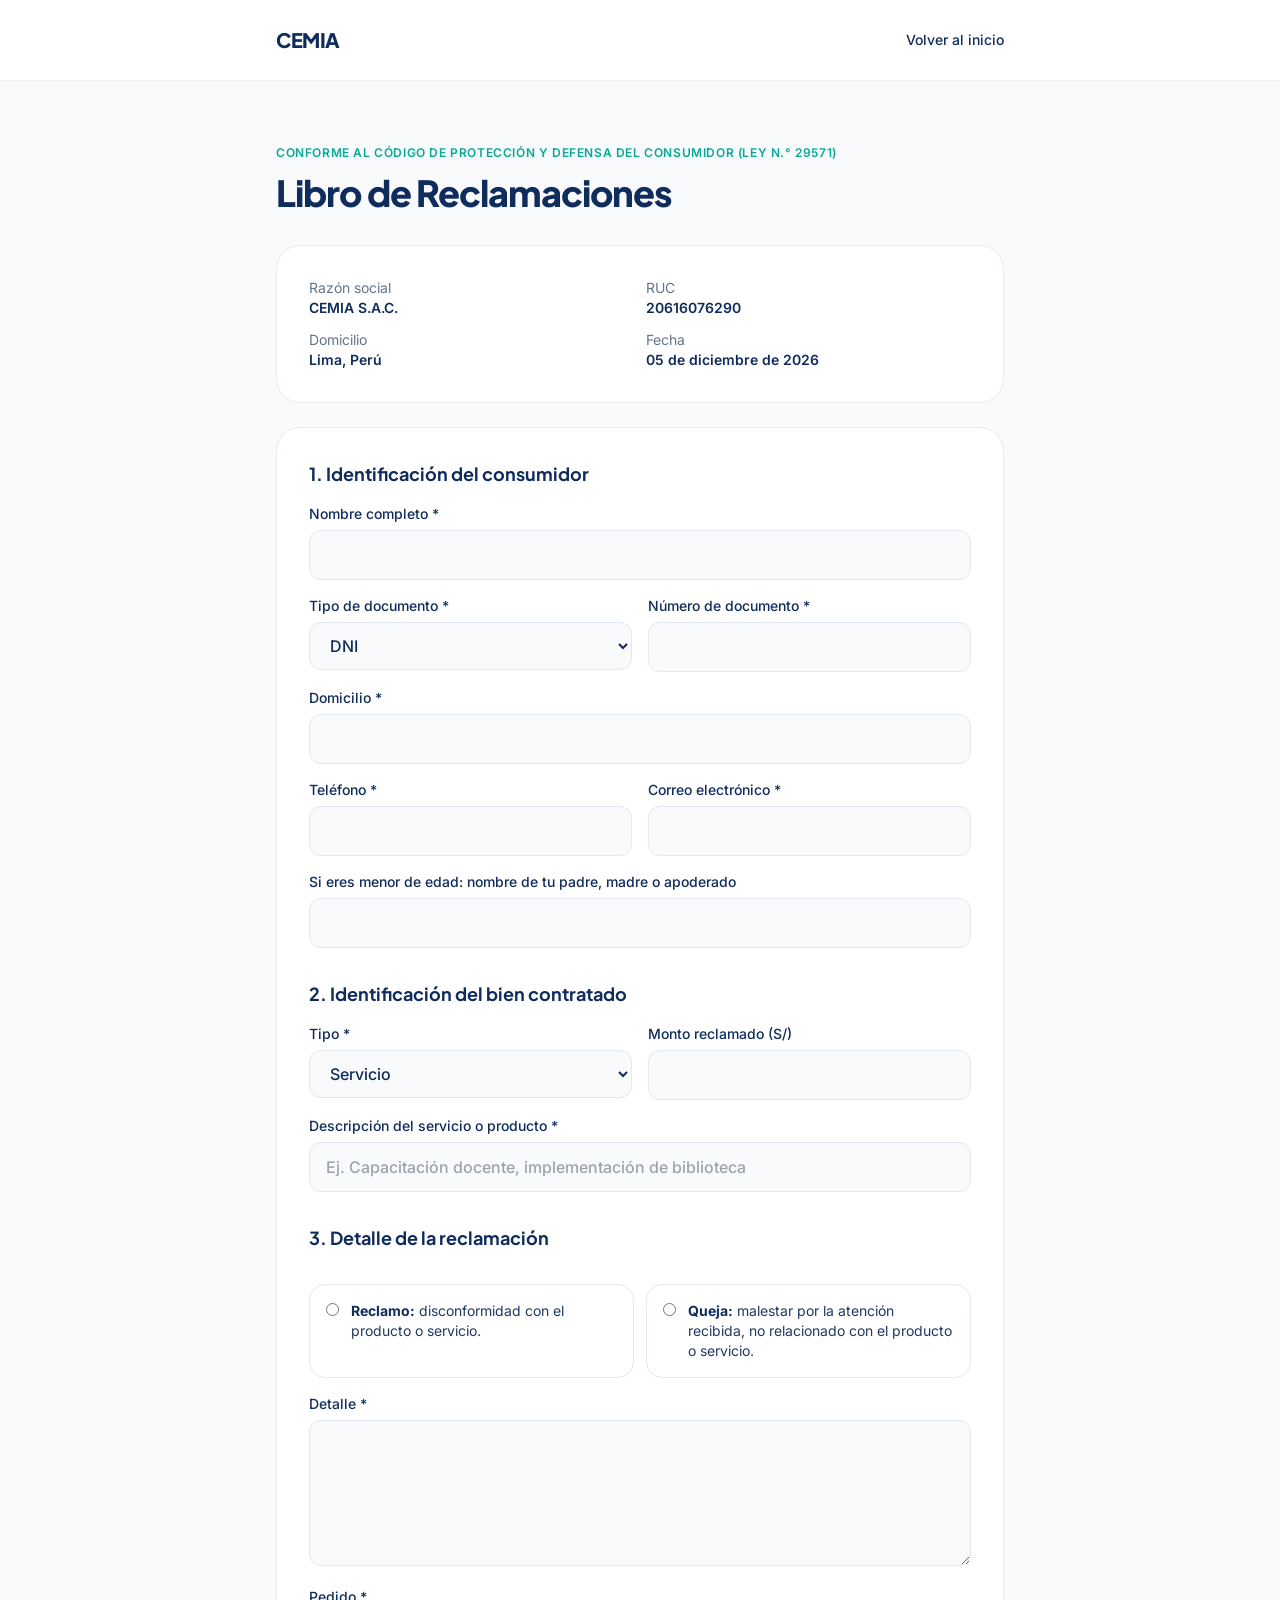
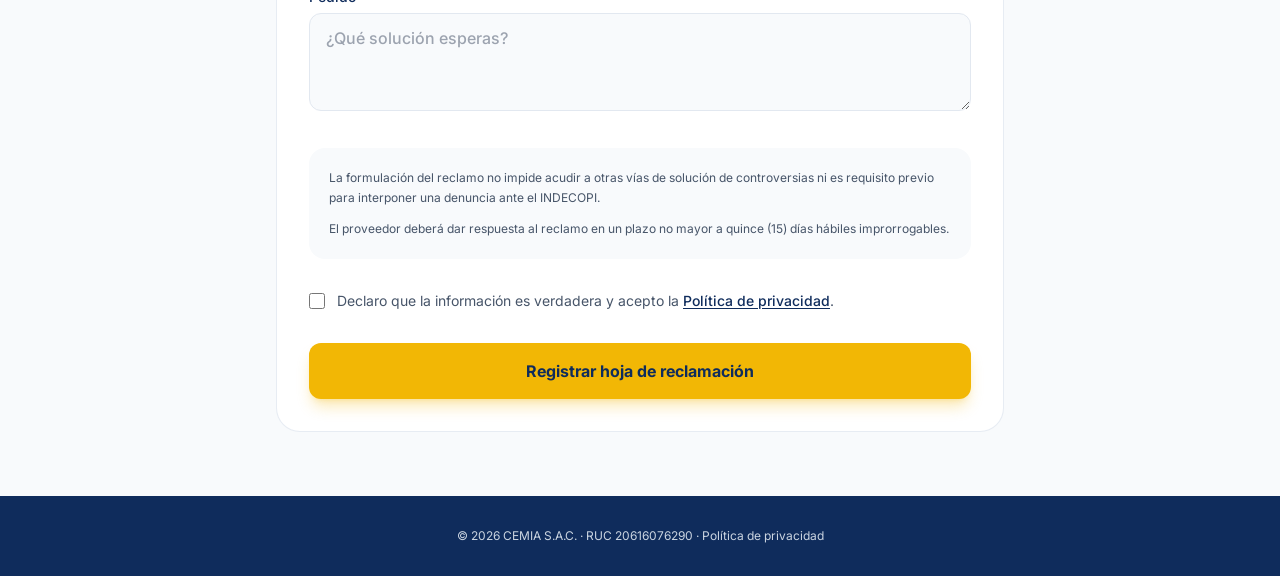
<file: libro-reclamaciones.html>
<!doctype html>
<html lang="es">
<head>
  <meta charset="utf-8">
  <meta name="viewport" content="width=device-width, initial-scale=1">
  <title>Libro de Reclamaciones | CEMIA</title>
  <meta name="description" content="Libro de Reclamaciones virtual de CEMIA S.A.C.">
  <link rel="preconnect" href="https://fonts.googleapis.com">
  <link rel="preconnect" href="https://fonts.gstatic.com" crossorigin>
  <link href="https://fonts.googleapis.com/css2?family=Inter:wght@400;500;600&family=Plus+Jakarta+Sans:wght@600;700;800&display=swap" rel="stylesheet">
  <link rel="canonical" href="https://cemiaperu-svg.github.io/cemia-web/libro-reclamaciones.html">
  <link rel="stylesheet" href="styles.css">
  <script src="config.js"></script>
  <script>
    (function () {
      var id = (window.CEMIA_CONFIG || {}).gaId;
      window.dataLayer = window.dataLayer || [];
      window.gtag = function () { dataLayer.push(arguments); };
      if (!id) return;
      var sc = document.createElement('script'); sc.async = true; sc.src = 'https://www.googletagmanager.com/gtag/js?id=' + id;
      document.head.appendChild(sc);
      gtag('js', new Date()); gtag('config', id, { anonymize_ip: true });
    })();
  </script>
</head>
<body class="bg-cemia-pearl font-sans text-cemia-corp antialiased">
  <!-- BASE: validar con un abogado. Completar el domicilio fiscal. Para cumplimiento pleno conviene un servicio
       que guarde cada hoja y envíe la copia automática al correo del consumidor. -->
  <header class="border-b border-slate-200/60 bg-white">
    <div class="mx-auto flex h-20 max-w-3xl items-center justify-between px-5">
      <a href="index.html" class="font-display text-xl font-extrabold tracking-tight text-cemia-navy">CEMIA</a>
      <a href="index.html" class="text-sm font-medium text-cemia-navy hover:text-cemia-deep-turquoise">Volver al inicio</a>
    </div>
  </header>

  <main class="mx-auto max-w-3xl px-5 py-16">
    <p class="text-xs font-semibold uppercase tracking-wider text-cemia-deep-turquoise">Conforme al Código de Protección y Defensa del Consumidor (Ley N.° 29571)</p>
    <h1 class="mt-3 font-display text-4xl font-extrabold tracking-tight text-cemia-navy">Libro de Reclamaciones</h1>

    <div class="mt-8 rounded-3xl border border-slate-200/80 bg-white p-6 text-sm lg:p-8">
      <dl class="grid gap-3 sm:grid-cols-2">
        <div><dt class="text-slate-500">Razón social</dt><dd class="font-semibold text-cemia-navy">CEMIA S.A.C.</dd></div>
        <div><dt class="text-slate-500">RUC</dt><dd class="font-semibold text-cemia-navy">20616076290</dd></div>
        <div><dt class="text-slate-500">Domicilio</dt><dd class="font-semibold text-cemia-navy">Lima, Perú</dd></div>
        <div><dt class="text-slate-500">Fecha</dt><dd id="lrFecha" class="font-semibold text-cemia-navy"></dd></div>
      </dl>
    </div>

    <form id="lrForm" class="mt-6 space-y-8 rounded-3xl border border-slate-200/80 bg-white p-6 lg:p-8" novalidate>
      <fieldset class="grid gap-4 sm:grid-cols-2">
        <legend class="mb-4 font-display text-lg font-bold text-cemia-navy">1. Identificación del consumidor</legend>
        <label class="block text-sm font-medium text-cemia-navy sm:col-span-2">Nombre completo *
          <input name="nombre" required autocomplete="name" class="mt-1.5 w-full rounded-xl border border-slate-200 bg-cemia-pearl px-4 py-3 text-base outline-none focus:border-cemia-turquoise focus:ring-4 focus:ring-cemia-mint/30">
        </label>
        <label class="block text-sm font-medium text-cemia-navy">Tipo de documento *
          <select name="tipoDoc" class="mt-1.5 w-full rounded-xl border border-slate-200 bg-cemia-pearl px-4 py-3 text-base outline-none focus:border-cemia-turquoise focus:ring-4 focus:ring-cemia-mint/30">
            <option>DNI</option><option>Carné de extranjería</option><option>Pasaporte</option><option>RUC</option>
          </select>
        </label>
        <label class="block text-sm font-medium text-cemia-navy">Número de documento *
          <input name="numDoc" required inputmode="numeric" class="mt-1.5 w-full rounded-xl border border-slate-200 bg-cemia-pearl px-4 py-3 text-base outline-none focus:border-cemia-turquoise focus:ring-4 focus:ring-cemia-mint/30">
        </label>
        <label class="block text-sm font-medium text-cemia-navy sm:col-span-2">Domicilio *
          <input name="domicilio" required autocomplete="street-address" class="mt-1.5 w-full rounded-xl border border-slate-200 bg-cemia-pearl px-4 py-3 text-base outline-none focus:border-cemia-turquoise focus:ring-4 focus:ring-cemia-mint/30">
        </label>
        <label class="block text-sm font-medium text-cemia-navy">Teléfono *
          <input name="telefono" type="tel" required autocomplete="tel" class="mt-1.5 w-full rounded-xl border border-slate-200 bg-cemia-pearl px-4 py-3 text-base outline-none focus:border-cemia-turquoise focus:ring-4 focus:ring-cemia-mint/30">
        </label>
        <label class="block text-sm font-medium text-cemia-navy">Correo electrónico *
          <input name="correo" type="email" required autocomplete="email" class="mt-1.5 w-full rounded-xl border border-slate-200 bg-cemia-pearl px-4 py-3 text-base outline-none focus:border-cemia-turquoise focus:ring-4 focus:ring-cemia-mint/30">
        </label>
        <label class="block text-sm font-medium text-cemia-navy sm:col-span-2">Si eres menor de edad: nombre de tu padre, madre o apoderado
          <input name="apoderado" class="mt-1.5 w-full rounded-xl border border-slate-200 bg-cemia-pearl px-4 py-3 text-base outline-none focus:border-cemia-turquoise focus:ring-4 focus:ring-cemia-mint/30">
        </label>
      </fieldset>

      <fieldset class="grid gap-4 sm:grid-cols-2">
        <legend class="mb-4 font-display text-lg font-bold text-cemia-navy">2. Identificación del bien contratado</legend>
        <label class="block text-sm font-medium text-cemia-navy">Tipo *
          <select name="bien" class="mt-1.5 w-full rounded-xl border border-slate-200 bg-cemia-pearl px-4 py-3 text-base outline-none focus:border-cemia-turquoise focus:ring-4 focus:ring-cemia-mint/30">
            <option>Servicio</option><option>Producto</option>
          </select>
        </label>
        <label class="block text-sm font-medium text-cemia-navy">Monto reclamado (S/)
          <input name="monto" inputmode="decimal" class="mt-1.5 w-full rounded-xl border border-slate-200 bg-cemia-pearl px-4 py-3 text-base outline-none focus:border-cemia-turquoise focus:ring-4 focus:ring-cemia-mint/30">
        </label>
        <label class="block text-sm font-medium text-cemia-navy sm:col-span-2">Descripción del servicio o producto *
          <input name="descripcion" required class="mt-1.5 w-full rounded-xl border border-slate-200 bg-cemia-pearl px-4 py-3 text-base outline-none focus:border-cemia-turquoise focus:ring-4 focus:ring-cemia-mint/30" placeholder="Ej. Capacitación docente, implementación de biblioteca">
        </label>
      </fieldset>

      <fieldset class="space-y-4">
        <legend class="mb-4 font-display text-lg font-bold text-cemia-navy">3. Detalle de la reclamación</legend>
        <div class="grid gap-3 sm:grid-cols-2">
          <label class="flex cursor-pointer items-start gap-3 rounded-2xl border border-slate-200 p-4 text-sm has-[:checked]:border-cemia-turquoise has-[:checked]:bg-cemia-mint/15">
            <input type="radio" name="tipo" value="Reclamo" required class="mt-0.5 accent-[#0AA898]">
            <span><strong class="text-cemia-navy">Reclamo:</strong> disconformidad con el producto o servicio.</span>
          </label>
          <label class="flex cursor-pointer items-start gap-3 rounded-2xl border border-slate-200 p-4 text-sm has-[:checked]:border-cemia-turquoise has-[:checked]:bg-cemia-mint/15">
            <input type="radio" name="tipo" value="Queja" class="mt-0.5 accent-[#0AA898]">
            <span><strong class="text-cemia-navy">Queja:</strong> malestar por la atención recibida, no relacionado con el producto o servicio.</span>
          </label>
        </div>
        <label class="block text-sm font-medium text-cemia-navy">Detalle *
          <textarea name="detalle" required rows="5" class="mt-1.5 w-full rounded-xl border border-slate-200 bg-cemia-pearl px-4 py-3 text-base outline-none focus:border-cemia-turquoise focus:ring-4 focus:ring-cemia-mint/30"></textarea>
        </label>
        <label class="block text-sm font-medium text-cemia-navy">Pedido *
          <textarea name="pedido" required rows="3" class="mt-1.5 w-full rounded-xl border border-slate-200 bg-cemia-pearl px-4 py-3 text-base outline-none focus:border-cemia-turquoise focus:ring-4 focus:ring-cemia-mint/30" placeholder="¿Qué solución esperas?"></textarea>
        </label>
      </fieldset>

      <div class="space-y-3 rounded-2xl bg-cemia-pearl p-5 text-xs leading-relaxed text-slate-600">
        <p>La formulación del reclamo no impide acudir a otras vías de solución de controversias ni es requisito previo para interponer una denuncia ante el INDECOPI.</p>
        <p>El proveedor deberá dar respuesta al reclamo en un plazo no mayor a quince (15) días hábiles improrrogables.</p>
      </div>

      <label class="flex items-start gap-3 text-sm text-slate-600">
        <input type="checkbox" name="consentimiento" required class="mt-0.5 h-4 w-4 shrink-0 accent-[#0AA898]">
        <span>Declaro que la información es verdadera y acepto la <a href="privacidad.html" class="font-medium text-cemia-navy underline underline-offset-2">Política de privacidad</a>.</span>
      </label>

      <p id="lrError" class="hidden text-sm text-red-600" role="alert">Completa todos los campos obligatorios (*) y acepta la declaración.</p>
      <button type="submit" class="w-full rounded-xl bg-cemia-gold px-6 py-4 text-base font-bold text-cemia-navy shadow-lg shadow-[#F2B705]/30 transition-all duration-300 hover:-translate-y-0.5 hover:brightness-105 active:scale-[0.98]">Registrar hoja de reclamación</button>
    </form>

    <section id="lrResultado" class="mt-6 hidden rounded-3xl border border-cemia-turquoise bg-white p-6 lg:p-8" aria-live="polite">
      <h2 class="font-display text-xl font-bold text-cemia-navy">Hoja de reclamación generada</h2>
      <p class="mt-2 text-sm">Código: <strong id="lrCodigo" class="text-cemia-navy"></strong>. <span id="lrNota">Guarda una copia y envíala a CEMIA para completar el registro:</span></p>
      <pre id="lrResumen" class="mt-4 max-h-80 overflow-auto whitespace-pre-wrap rounded-2xl bg-cemia-pearl p-4 text-xs text-cemia-corp"></pre>
      <div class="mt-4 flex flex-col gap-3 sm:flex-row">
        <a id="lrMail" class="inline-flex items-center justify-center rounded-xl bg-cemia-navy px-5 py-3 text-sm font-semibold text-white">Enviar por correo</a>
        <a id="lrWa" target="_blank" rel="noopener" class="inline-flex items-center justify-center rounded-xl bg-[#128C4A] px-5 py-3 text-sm font-semibold text-white">Continuar por WhatsApp</a>
        <button id="lrCopy" type="button" class="inline-flex items-center justify-center rounded-xl border border-slate-200 px-5 py-3 text-sm font-semibold text-cemia-navy">Copiar hoja</button>
      </div>
    </section>
  </main>

  <footer class="bg-cemia-navy py-8 text-center text-xs text-slate-300">
    © 2026 CEMIA S.A.C. · RUC 20616076290 · <a href="privacidad.html" class="hover:text-white">Política de privacidad</a>
  </footer>

  <script>
    const hoy = new Date();
    document.getElementById('lrFecha').textContent = hoy.toLocaleDateString('es-PE', { day: '2-digit', month: 'long', year: 'numeric' });
    document.getElementById('lrForm').addEventListener('submit', (ev) => {
      ev.preventDefault();
      const f = ev.target, err = document.getElementById('lrError');
      const emailOk = /^[^\s@]+@[^\s@]+\.[^\s@]+$/.test(f.elements.correo.value.trim());
      const req = ['nombre', 'numDoc', 'domicilio', 'telefono', 'descripcion', 'detalle', 'pedido'];
      const tipo = f.querySelector('input[name="tipo"]:checked');
      if (req.some(n => !f.elements[n].value.trim()) || !emailOk || !tipo || !f.elements.consentimiento.checked) { err.classList.remove('hidden'); return; }
      err.classList.add('hidden');
      const p = (n) => String(n).padStart(2, '0');
      const codigo = `CEMIA-${hoy.getFullYear()}${p(hoy.getMonth() + 1)}${p(hoy.getDate())}-${p(hoy.getHours())}${p(hoy.getMinutes())}${p(hoy.getSeconds())}`;
      const resumen = [
        `HOJA DE RECLAMACIÓN ${codigo}`,
        `Fecha: ${hoy.toLocaleString('es-PE')}`,
        `Proveedor: CEMIA S.A.C. - RUC 20616076290`,
        ``,
        `1. CONSUMIDOR`,
        `Nombre: ${f.elements.nombre.value.trim()}`,
        `${f.elements.tipoDoc.value}: ${f.elements.numDoc.value.trim()}`,
        `Domicilio: ${f.elements.domicilio.value.trim()}`,
        `Teléfono: ${f.elements.telefono.value.trim()}`,
        `Correo: ${f.elements.correo.value.trim()}`,
        f.elements.apoderado.value.trim() ? `Apoderado: ${f.elements.apoderado.value.trim()}` : '',
        ``,
        `2. BIEN CONTRATADO`,
        `Tipo: ${f.elements.bien.value}`,
        `Monto: ${f.elements.monto.value.trim() ? 'S/ ' + f.elements.monto.value.trim() : 'No indicado'}`,
        `Descripción: ${f.elements.descripcion.value.trim()}`,
        ``,
        `3. ${tipo.value.toUpperCase()}`,
        `Detalle: ${f.elements.detalle.value.trim()}`,
        `Pedido: ${f.elements.pedido.value.trim()}`
      ].filter(l => l !== '').join('\n');
      const endpoint = (window.CEMIA_CONFIG || {}).sheetsEndpoint;
      if (endpoint) {
        fetch(endpoint, { method: 'POST', mode: 'no-cors', body: new URLSearchParams({
          tipo: 'reclamacion', codigo, clase: tipo.value, nombre: f.elements.nombre.value.trim(), tipoDoc: f.elements.tipoDoc.value,
          numDoc: f.elements.numDoc.value.trim(), domicilio: f.elements.domicilio.value.trim(), telefono: f.elements.telefono.value.trim(),
          correo: f.elements.correo.value.trim(), apoderado: f.elements.apoderado.value.trim(), bien: f.elements.bien.value, monto: f.elements.monto.value.trim(),
          descripcion: f.elements.descripcion.value.trim(), detalle: f.elements.detalle.value.trim(), pedido: f.elements.pedido.value.trim(), resumen
        }) }).catch(() => {});
        document.getElementById('lrNota').textContent = 'Tu hoja quedó registrada y te enviamos una copia a tu correo. Puedes guardar también esta copia:';
      }
      if (window.gtag) gtag('event', 'libro_reclamaciones_envio', { tipo: tipo.value });
      document.getElementById('lrCodigo').textContent = codigo;
      document.getElementById('lrResumen').textContent = resumen;
      document.getElementById('lrMail').href = `mailto:cemia.peru@gmail.com?cc=${encodeURIComponent(f.elements.correo.value.trim())}&subject=${encodeURIComponent('Libro de Reclamaciones ' + codigo)}&body=${encodeURIComponent(resumen)}`;
      document.getElementById('lrWa').href = `https://wa.me/51902232412?text=${encodeURIComponent(resumen)}`;
      document.getElementById('lrCopy').onclick = async () => {
        try { await navigator.clipboard.writeText(resumen); document.getElementById('lrCopy').textContent = 'Copiada'; }
        catch (e) { const r = document.createRange(); r.selectNodeContents(document.getElementById('lrResumen')); const s = getSelection(); s.removeAllRanges(); s.addRange(r); }
      };
      const out = document.getElementById('lrResultado');
      out.classList.remove('hidden');
      out.scrollIntoView({ behavior: 'smooth', block: 'start' });
    });
  </script>
</body>
</html>
</file>
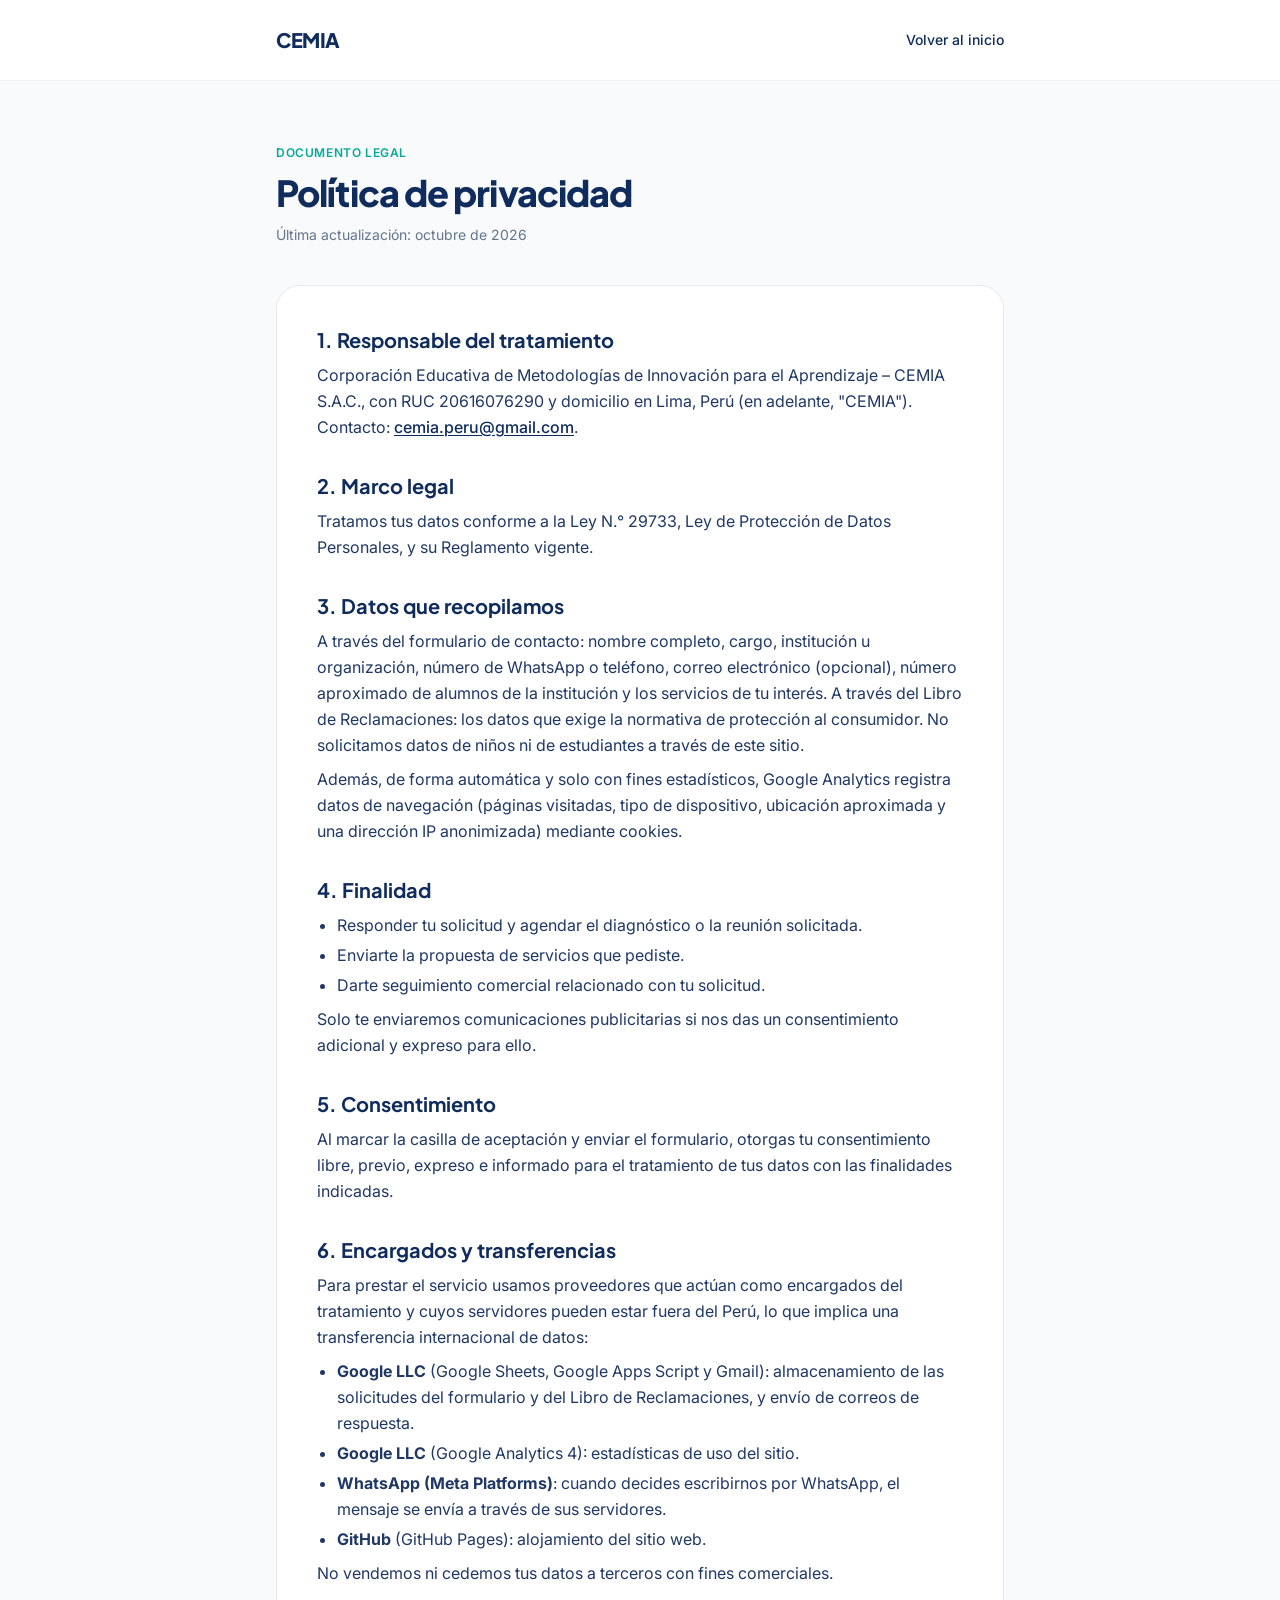
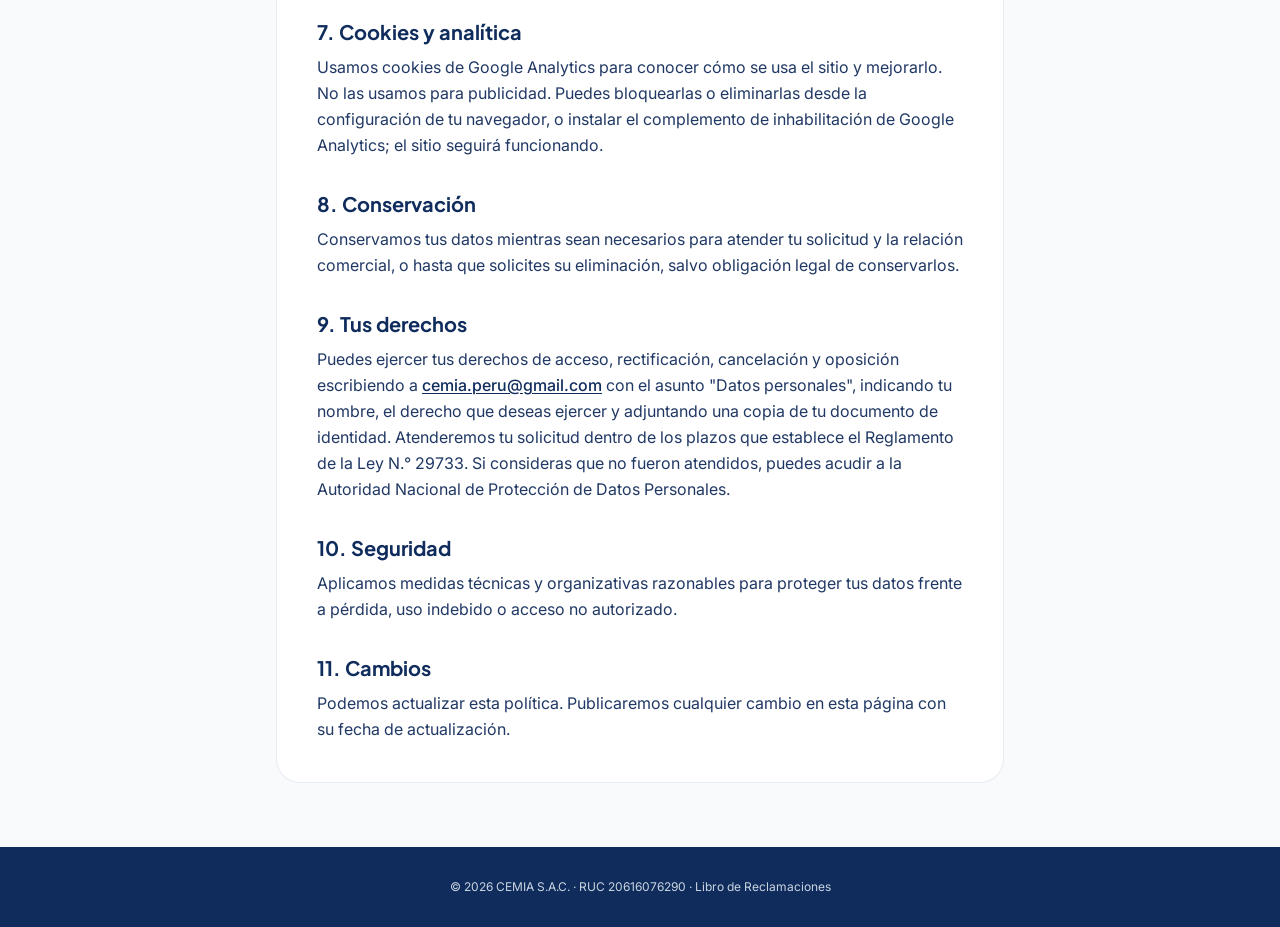
<file: privacidad.html>
<!doctype html>
<html lang="es">
<head>
  <meta charset="utf-8">
  <meta name="viewport" content="width=device-width, initial-scale=1">
  <title>Política de privacidad | CEMIA</title>
  <meta name="description" content="Política de privacidad y tratamiento de datos personales de CEMIA S.A.C.">
  <link rel="preconnect" href="https://fonts.googleapis.com">
  <link rel="preconnect" href="https://fonts.gstatic.com" crossorigin>
  <link href="https://fonts.googleapis.com/css2?family=Inter:wght@400;500;600&family=Plus+Jakarta+Sans:wght@600;700;800&display=swap" rel="stylesheet">
  <link rel="canonical" href="https://cemiaperu-svg.github.io/cemia-web/privacidad.html">
  <link rel="stylesheet" href="styles.css">
  <script src="config.js"></script>
  <script>
    (function () {
      var id = (window.CEMIA_CONFIG || {}).gaId;
      window.dataLayer = window.dataLayer || [];
      window.gtag = function () { dataLayer.push(arguments); };
      if (!id) return;
      var sc = document.createElement('script'); sc.async = true; sc.src = 'https://www.googletagmanager.com/gtag/js?id=' + id;
      document.head.appendChild(sc);
      gtag('js', new Date()); gtag('config', id, { anonymize_ip: true });
    })();
  </script>
</head>
<body class="bg-cemia-pearl font-sans text-cemia-corp antialiased">
  <!-- BORRADOR BASE: revisar con un abogado antes de publicar. Completar el domicilio fiscal. -->
  <header class="border-b border-slate-200/60 bg-white">
    <div class="mx-auto flex h-20 max-w-3xl items-center justify-between px-5">
      <a href="index.html" class="font-display text-xl font-extrabold tracking-tight text-cemia-navy">CEMIA</a>
      <a href="index.html" class="text-sm font-medium text-cemia-navy hover:text-cemia-deep-turquoise">Volver al inicio</a>
    </div>
  </header>

  <main class="mx-auto max-w-3xl px-5 py-16">
    <p class="text-xs font-semibold uppercase tracking-wider text-cemia-deep-turquoise">Documento legal</p>
    <h1 class="mt-3 font-display text-4xl font-extrabold tracking-tight text-cemia-navy">Política de privacidad</h1>
    <p class="mt-3 text-sm text-slate-500">Última actualización: octubre de 2026</p>

    <div class="mt-10 space-y-8 rounded-3xl border border-slate-200/80 bg-white p-8 leading-relaxed lg:p-10">
      <section>
        <h2 class="font-display text-xl font-bold text-cemia-navy">1. Responsable del tratamiento</h2>
        <p class="mt-2">Corporación Educativa de Metodologías de Innovación para el Aprendizaje – CEMIA S.A.C., con RUC 20616076290 y domicilio en Lima, Perú (en adelante, "CEMIA"). Contacto: <a class="font-medium text-cemia-navy underline underline-offset-2" href="mailto:cemia.peru@gmail.com">cemia.peru@gmail.com</a>.</p>
      </section>
      <section>
        <h2 class="font-display text-xl font-bold text-cemia-navy">2. Marco legal</h2>
        <p class="mt-2">Tratamos tus datos conforme a la Ley N.° 29733, Ley de Protección de Datos Personales, y su Reglamento vigente.</p>
      </section>
      <section>
        <h2 class="font-display text-xl font-bold text-cemia-navy">3. Datos que recopilamos</h2>
        <p class="mt-2">A través del formulario de contacto: nombre completo, cargo, institución u organización, número de WhatsApp o teléfono, correo electrónico (opcional), número aproximado de alumnos de la institución y los servicios de tu interés. A través del Libro de Reclamaciones: los datos que exige la normativa de protección al consumidor. No solicitamos datos de niños ni de estudiantes a través de este sitio.</p>
        <p class="mt-2">Además, de forma automática y solo con fines estadísticos, Google Analytics registra datos de navegación (páginas visitadas, tipo de dispositivo, ubicación aproximada y una dirección IP anonimizada) mediante cookies.</p>
      </section>
      <section>
        <h2 class="font-display text-xl font-bold text-cemia-navy">4. Finalidad</h2>
        <ul class="mt-2 list-disc space-y-1 pl-5">
          <li>Responder tu solicitud y agendar el diagnóstico o la reunión solicitada.</li>
          <li>Enviarte la propuesta de servicios que pediste.</li>
          <li>Darte seguimiento comercial relacionado con tu solicitud.</li>
        </ul>
        <p class="mt-2">Solo te enviaremos comunicaciones publicitarias si nos das un consentimiento adicional y expreso para ello.</p>
      </section>
      <section>
        <h2 class="font-display text-xl font-bold text-cemia-navy">5. Consentimiento</h2>
        <p class="mt-2">Al marcar la casilla de aceptación y enviar el formulario, otorgas tu consentimiento libre, previo, expreso e informado para el tratamiento de tus datos con las finalidades indicadas.</p>
      </section>
      <section>
        <h2 class="font-display text-xl font-bold text-cemia-navy">6. Encargados y transferencias</h2>
        <p class="mt-2">Para prestar el servicio usamos proveedores que actúan como encargados del tratamiento y cuyos servidores pueden estar fuera del Perú, lo que implica una transferencia internacional de datos:</p>
        <ul class="mt-2 list-disc space-y-1 pl-5">
          <li><strong>Google LLC</strong> (Google Sheets, Google Apps Script y Gmail): almacenamiento de las solicitudes del formulario y del Libro de Reclamaciones, y envío de correos de respuesta.</li>
          <li><strong>Google LLC</strong> (Google Analytics 4): estadísticas de uso del sitio.</li>
          <li><strong>WhatsApp (Meta Platforms)</strong>: cuando decides escribirnos por WhatsApp, el mensaje se envía a través de sus servidores.</li>
          <li><strong>GitHub</strong> (GitHub Pages): alojamiento del sitio web.</li>
        </ul>
        <p class="mt-2">No vendemos ni cedemos tus datos a terceros con fines comerciales.</p>
      </section>
      <section>
        <h2 class="font-display text-xl font-bold text-cemia-navy">7. Cookies y analítica</h2>
        <p class="mt-2">Usamos cookies de Google Analytics para conocer cómo se usa el sitio y mejorarlo. No las usamos para publicidad. Puedes bloquearlas o eliminarlas desde la configuración de tu navegador, o instalar el complemento de inhabilitación de Google Analytics; el sitio seguirá funcionando.</p>
      </section>
      <section>
        <h2 class="font-display text-xl font-bold text-cemia-navy">8. Conservación</h2>
        <p class="mt-2">Conservamos tus datos mientras sean necesarios para atender tu solicitud y la relación comercial, o hasta que solicites su eliminación, salvo obligación legal de conservarlos.</p>
      </section>
      <section>
        <h2 class="font-display text-xl font-bold text-cemia-navy">9. Tus derechos</h2>
        <p class="mt-2">Puedes ejercer tus derechos de acceso, rectificación, cancelación y oposición escribiendo a <a class="font-medium text-cemia-navy underline underline-offset-2" href="mailto:cemia.peru@gmail.com">cemia.peru@gmail.com</a> con el asunto "Datos personales", indicando tu nombre, el derecho que deseas ejercer y adjuntando una copia de tu documento de identidad. Atenderemos tu solicitud dentro de los plazos que establece el Reglamento de la Ley N.° 29733. Si consideras que no fueron atendidos, puedes acudir a la Autoridad Nacional de Protección de Datos Personales.</p>
      </section>
      <section>
        <h2 class="font-display text-xl font-bold text-cemia-navy">10. Seguridad</h2>
        <p class="mt-2">Aplicamos medidas técnicas y organizativas razonables para proteger tus datos frente a pérdida, uso indebido o acceso no autorizado.</p>
      </section>
      <section>
        <h2 class="font-display text-xl font-bold text-cemia-navy">11. Cambios</h2>
        <p class="mt-2">Podemos actualizar esta política. Publicaremos cualquier cambio en esta página con su fecha de actualización.</p>
      </section>
    </div>
  </main>

  <footer class="bg-cemia-navy py-8 text-center text-xs text-slate-300">
    © 2026 CEMIA S.A.C. · RUC 20616076290 · <a href="libro-reclamaciones.html" class="hover:text-white">Libro de Reclamaciones</a>
  </footer>
</body>
</html>
</file>
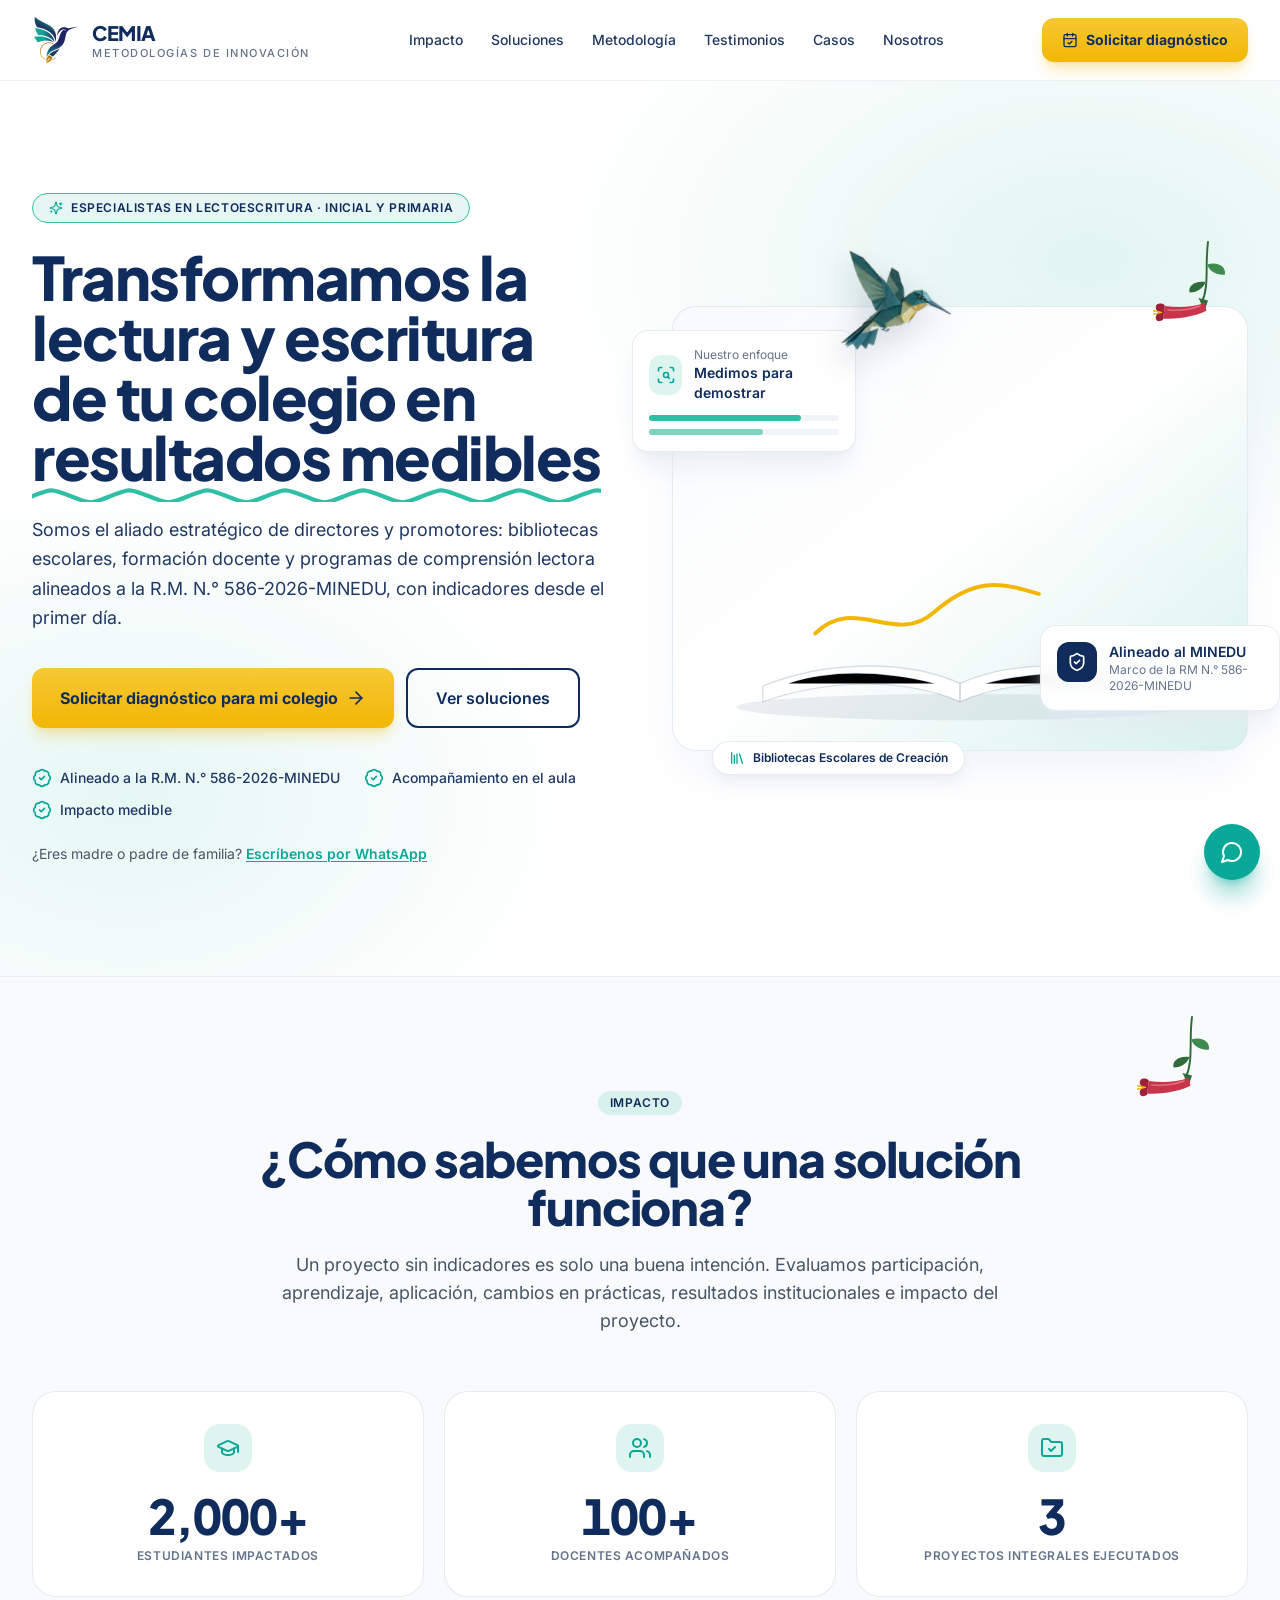
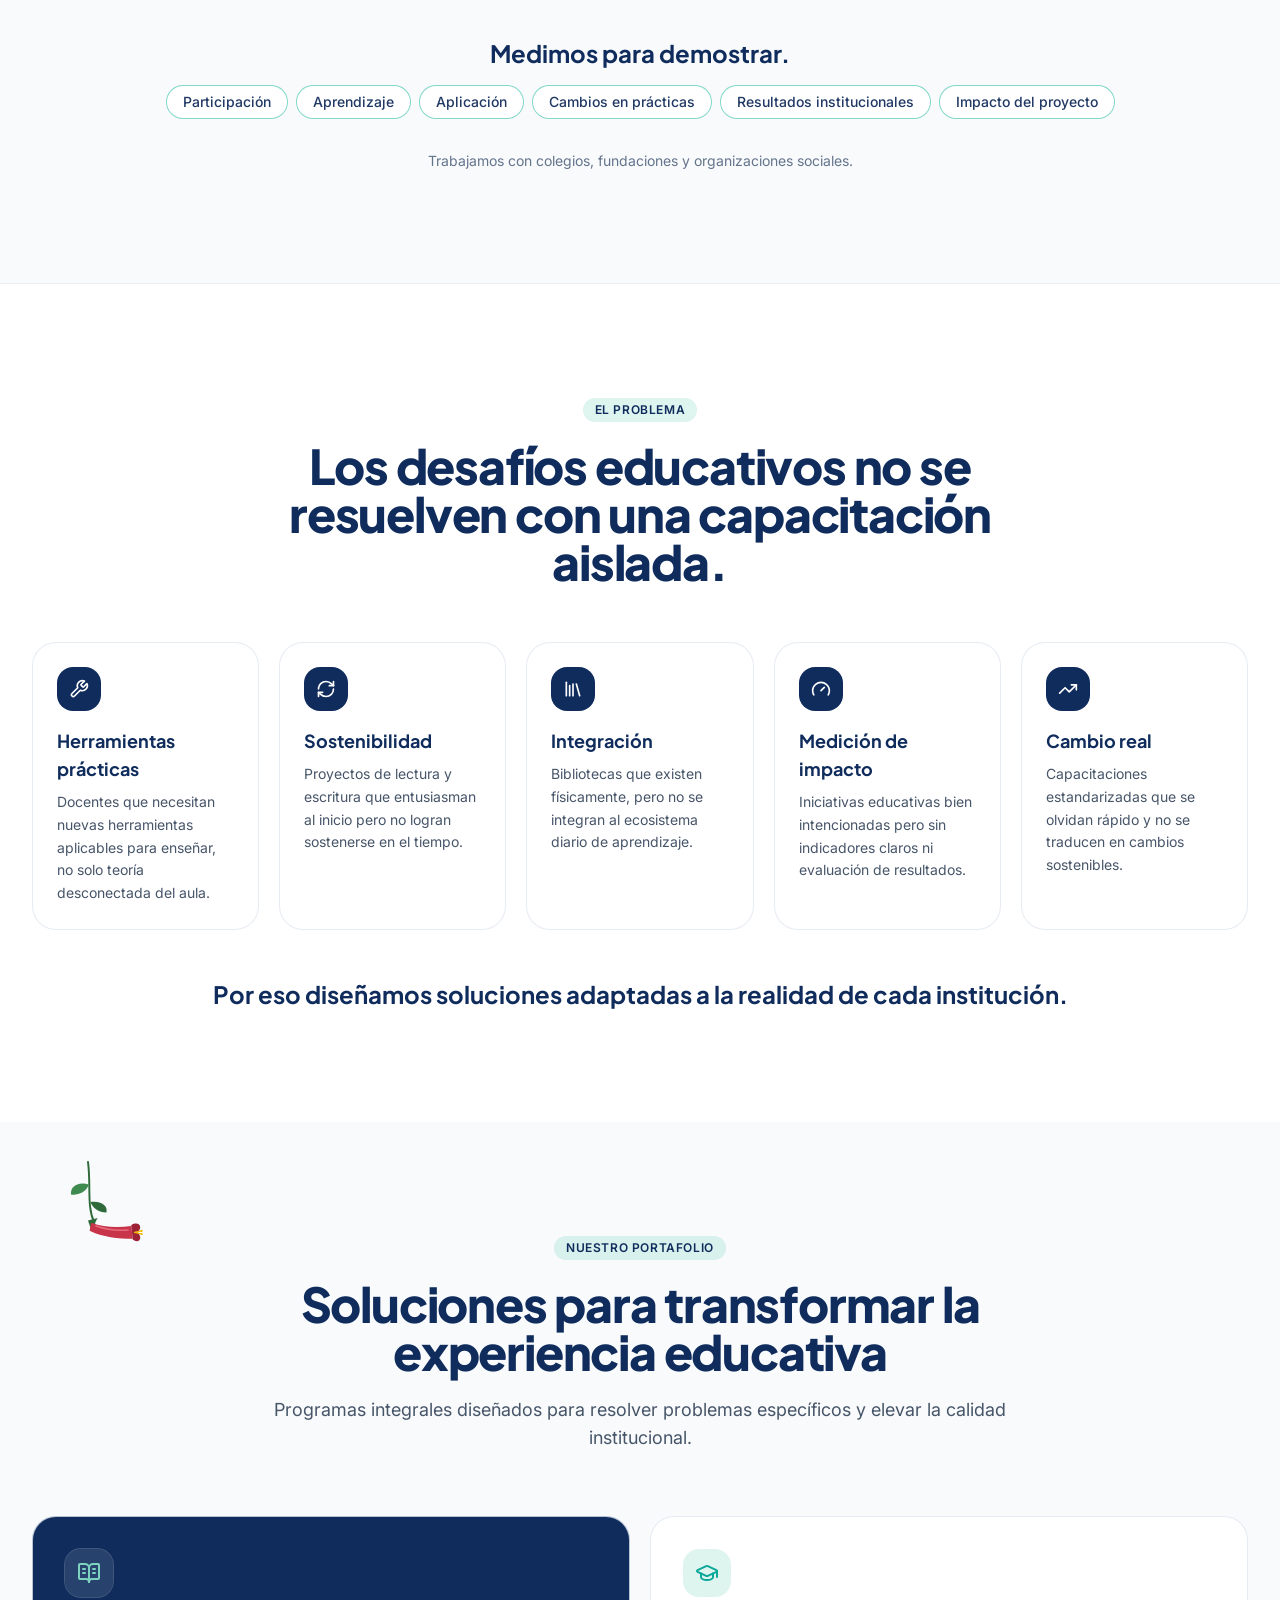
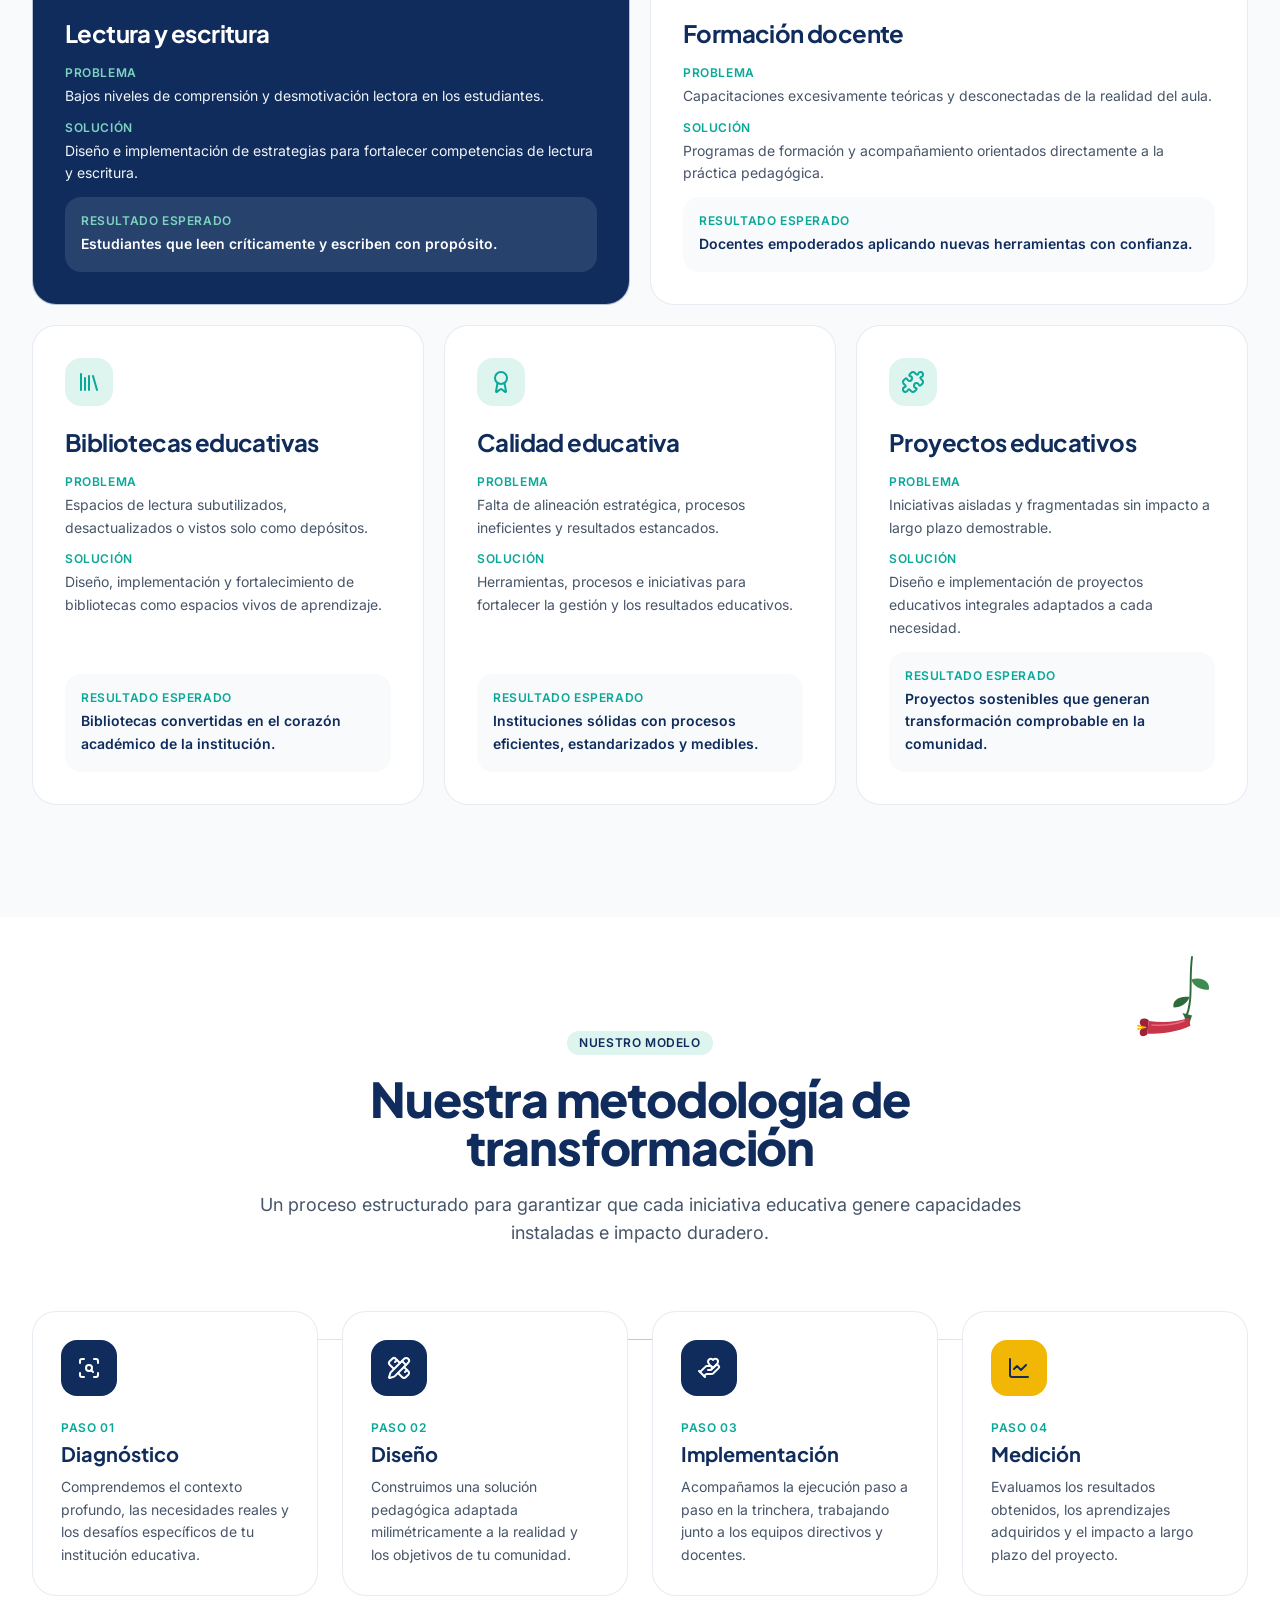
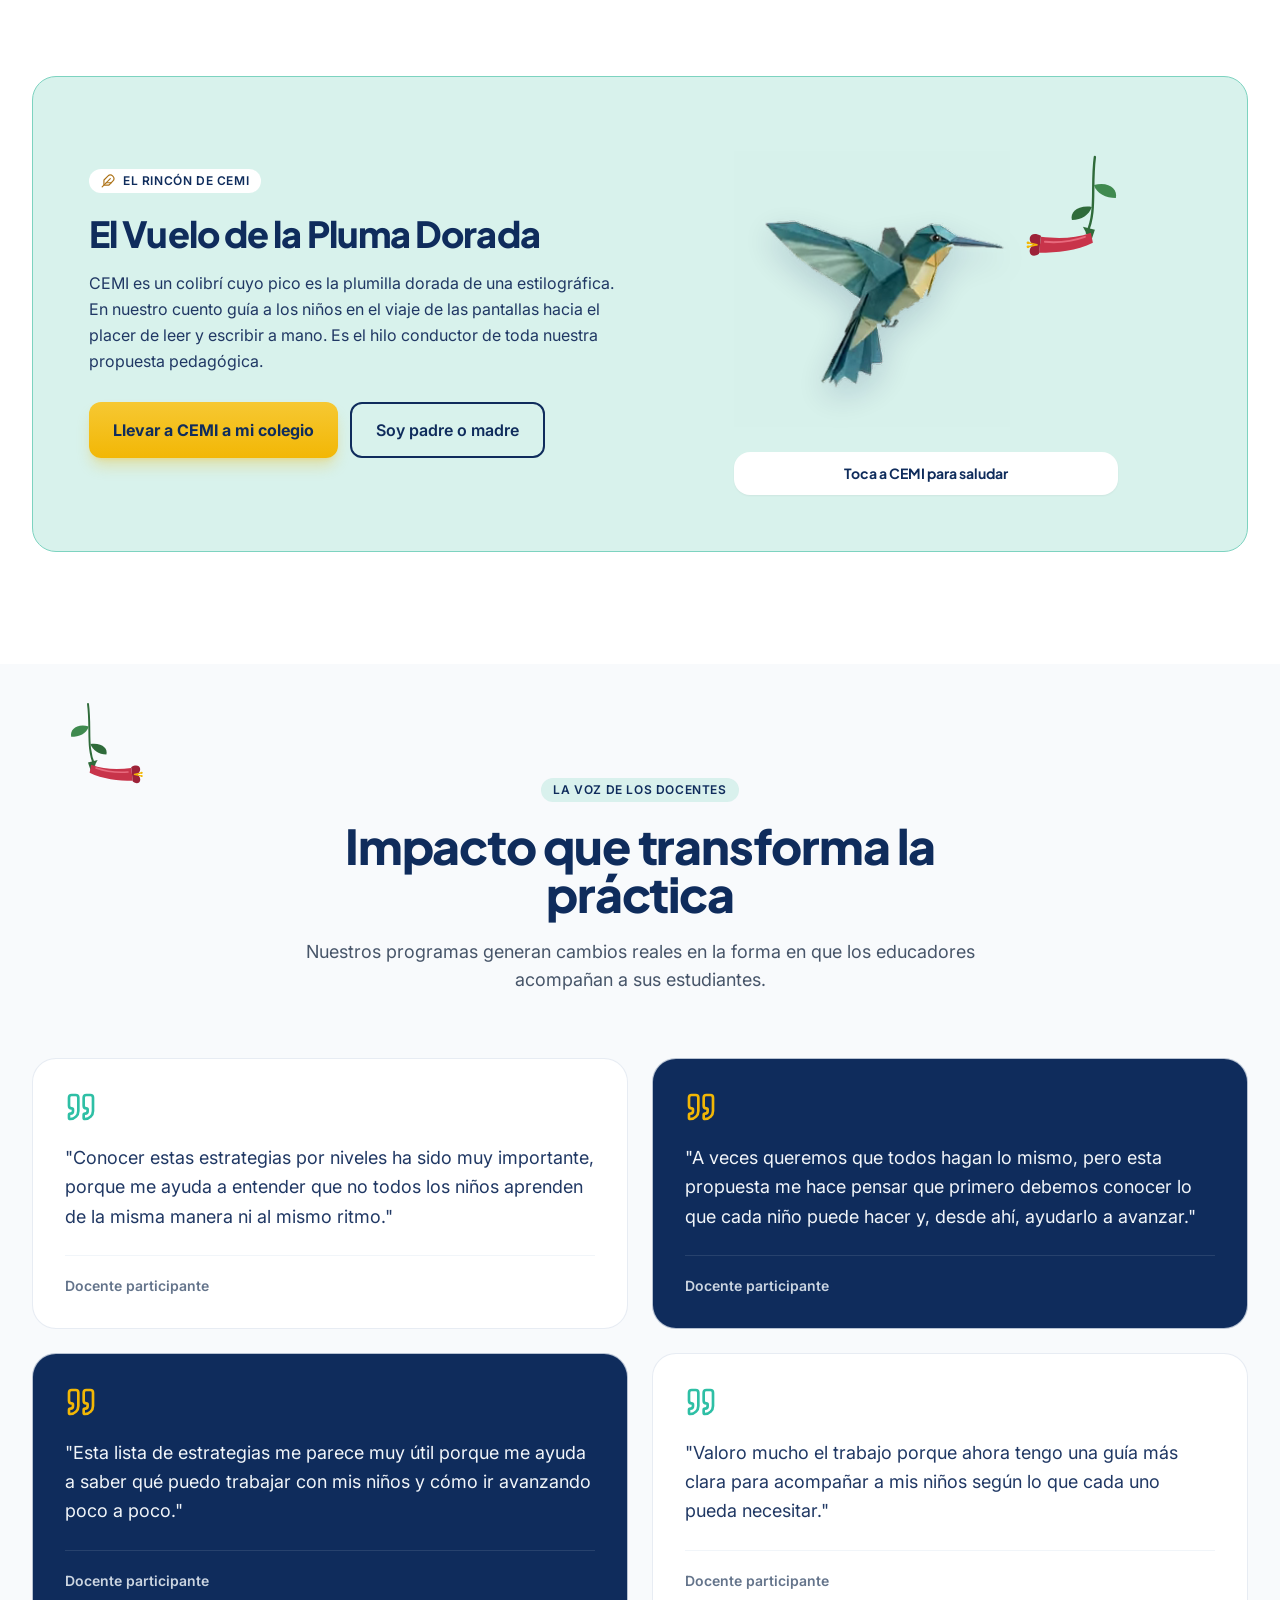
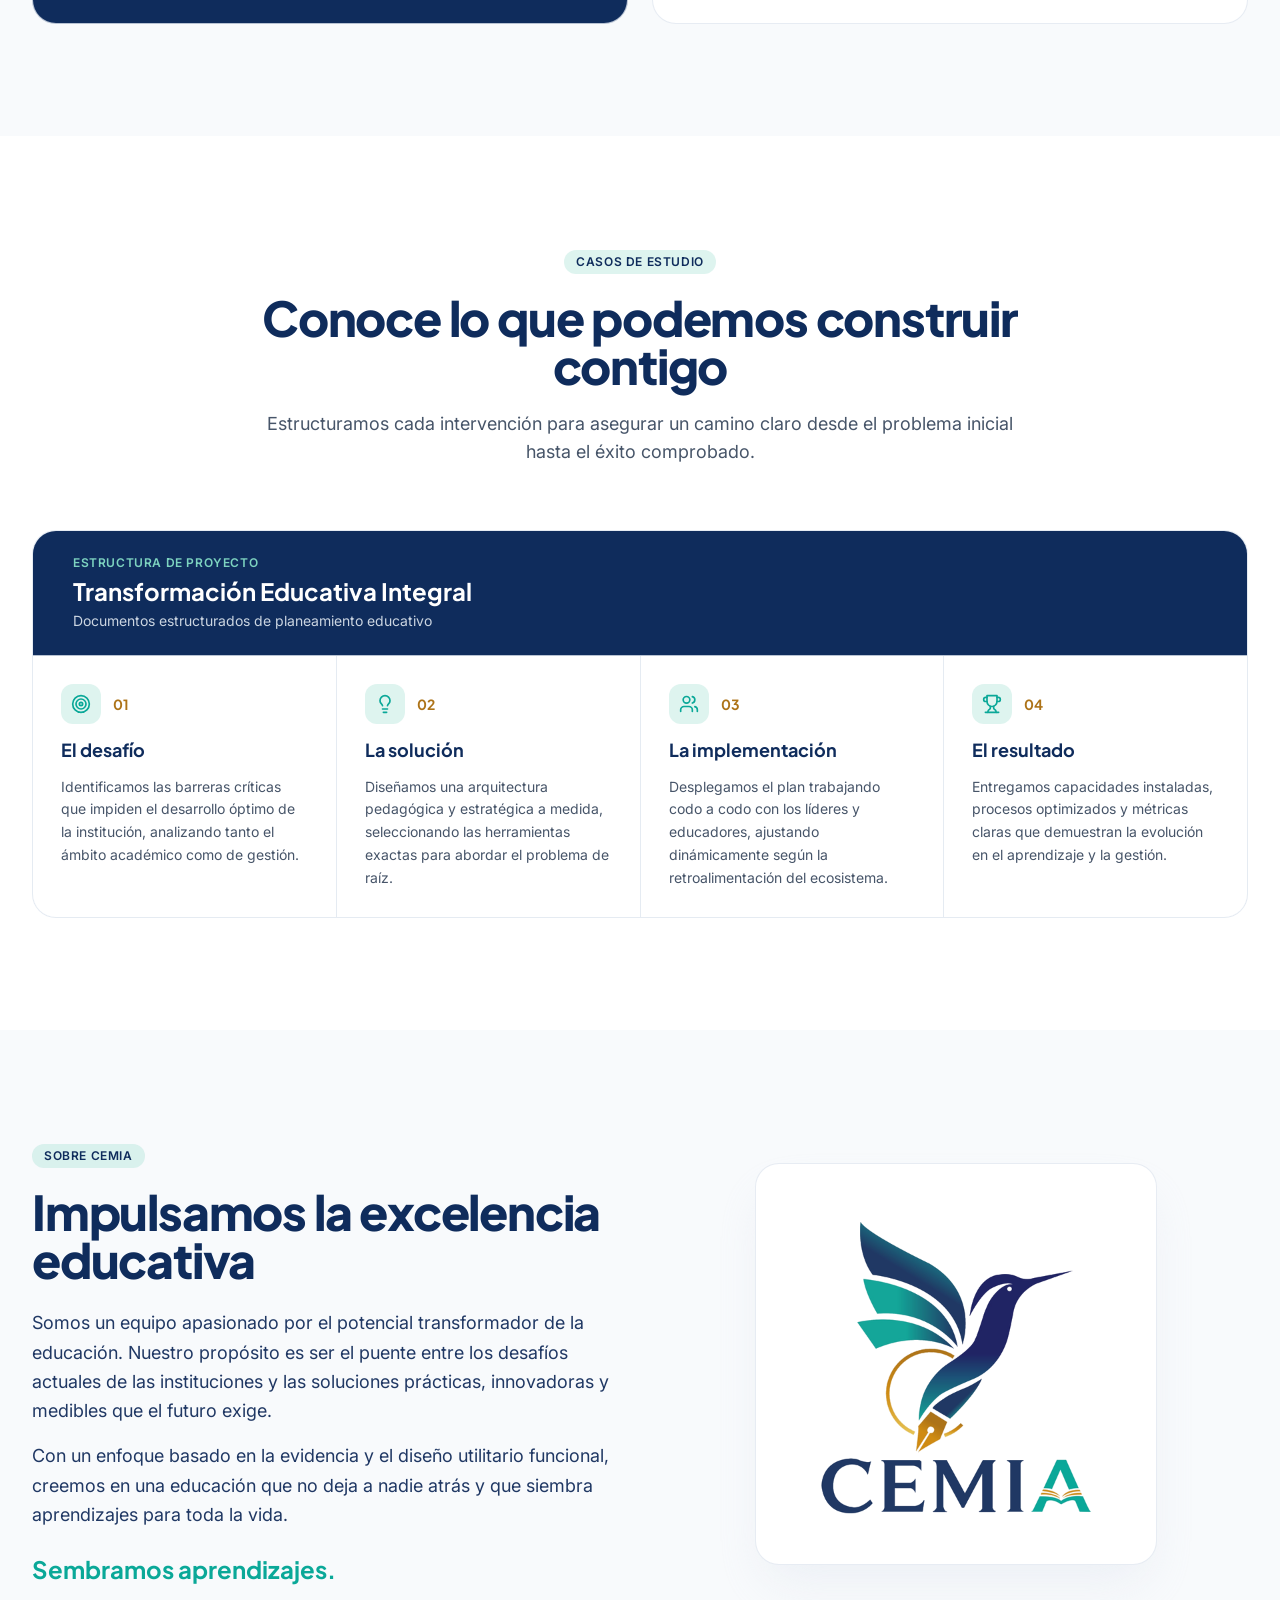
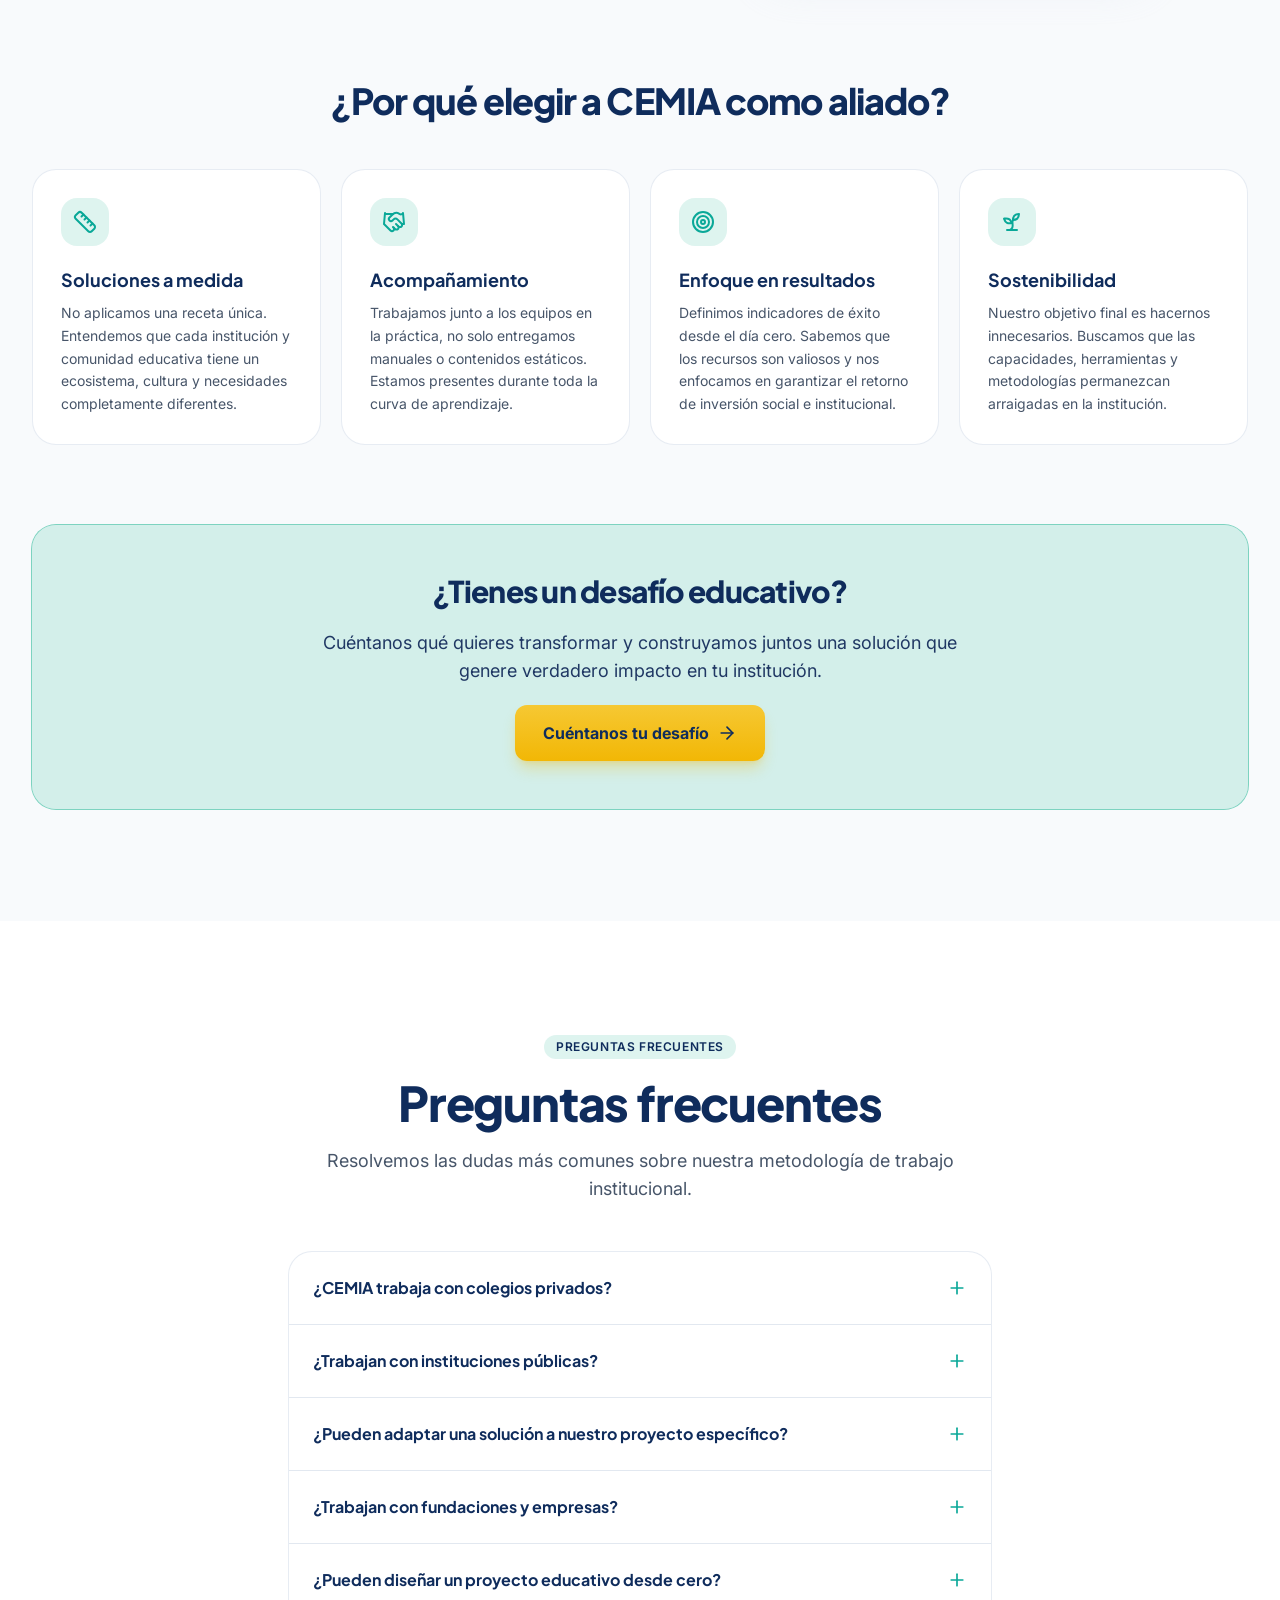
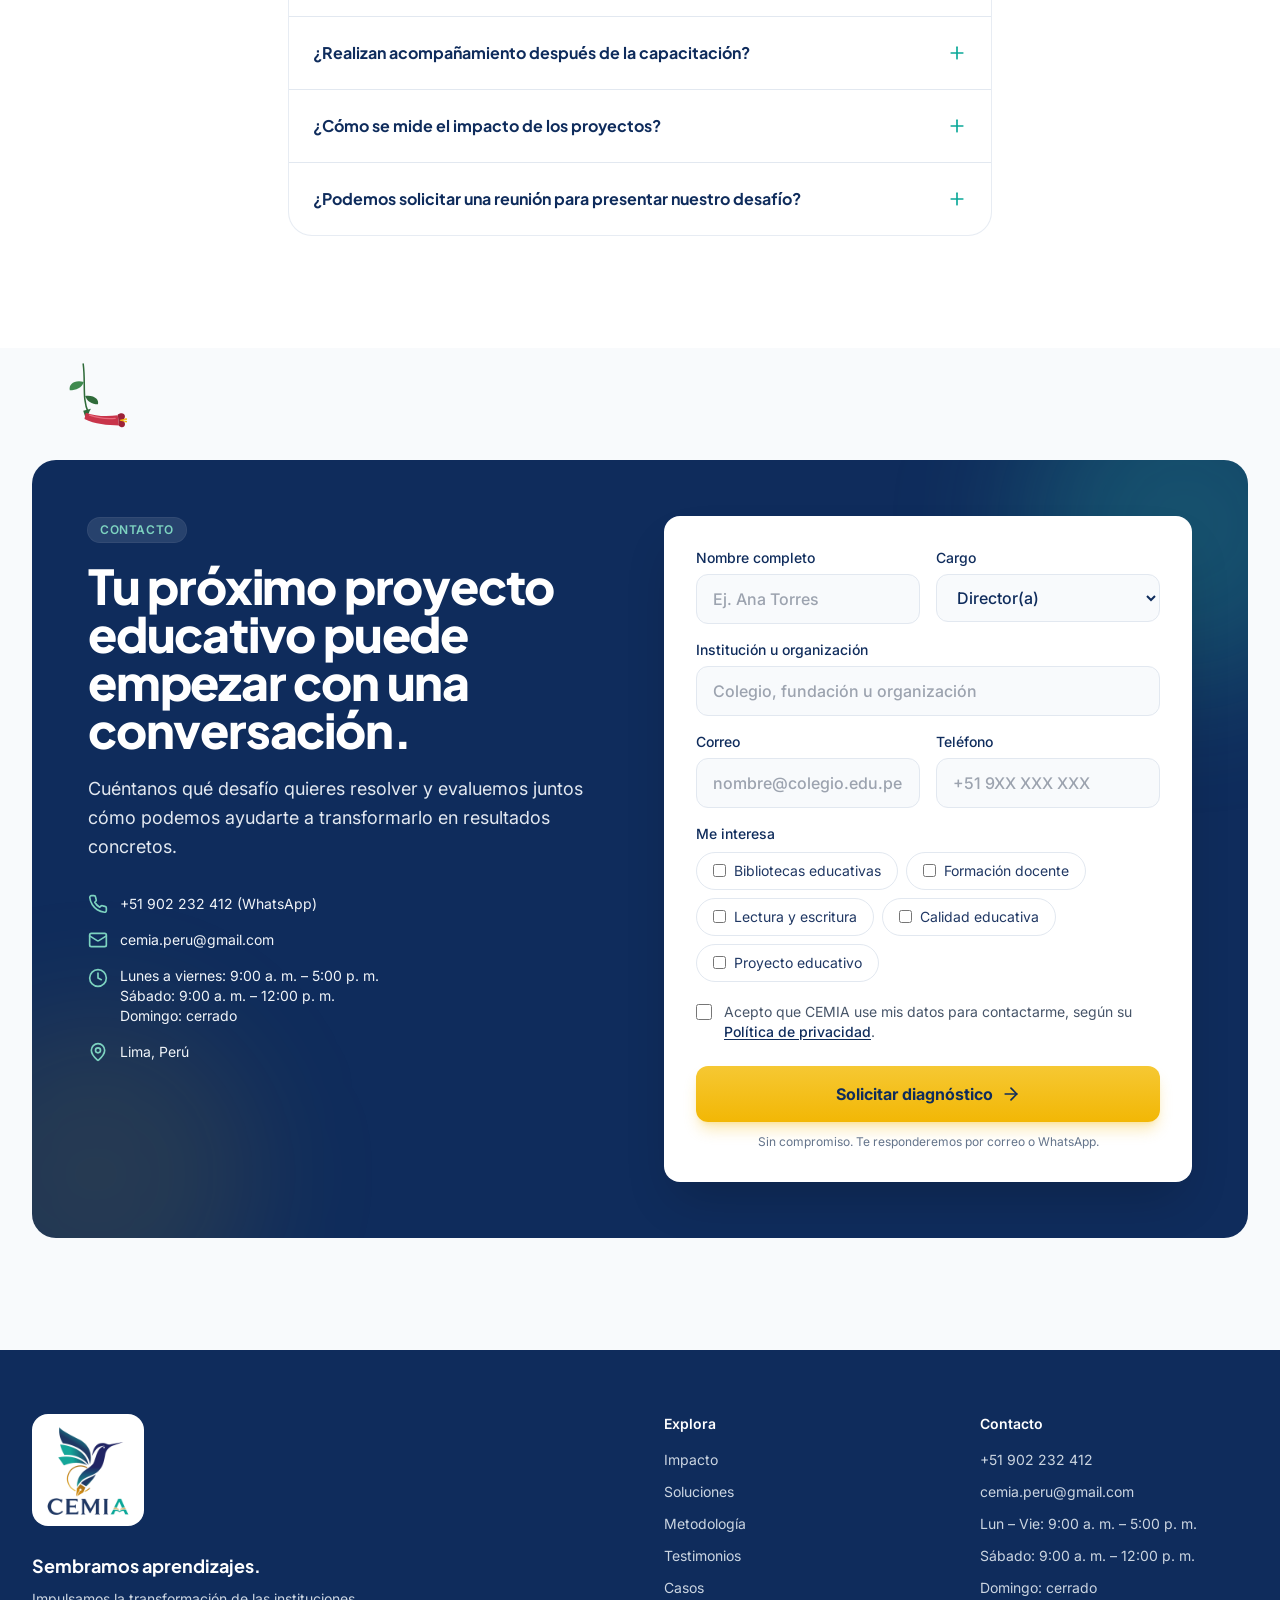
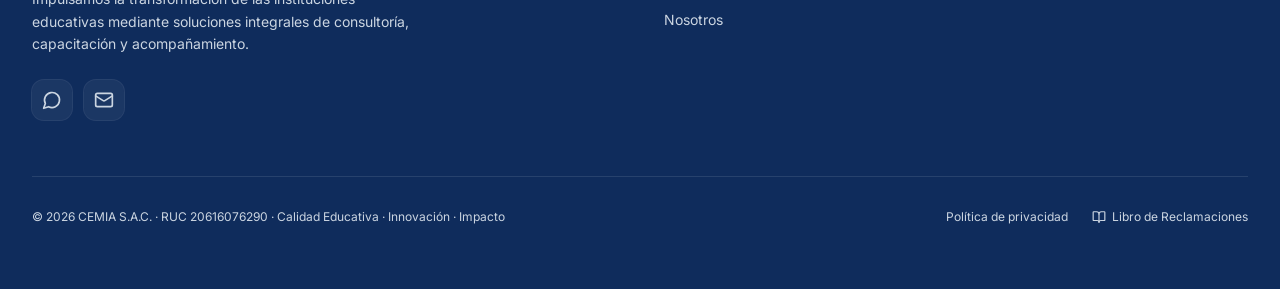
<file: version-clasica.html>
<!doctype html>
<html lang="es" class="scroll-smooth">
<head>
  <meta charset="utf-8">
  <meta name="viewport" content="width=device-width, initial-scale=1">
  <title>CEMIA | Comprensión lectora, bibliotecas escolares y formación docente · Inicial y Primaria</title>
  <meta name="description" content="CEMIA acompaña a colegios de Inicial y Primaria del Perú a mejorar la comprensión lectora y la escritura: bibliotecas escolares alineadas a la R.M. N.° 586-2026-MINEDU, formación docente y proyectos con impacto medible.">
  <meta property="og:title" content="CEMIA | Sembramos aprendizajes">
  <meta property="og:description" content="Transformamos desafíos educativos en resultados medibles y sostenibles. Sembramos aprendizajes.">
  <meta property="og:type" content="website">
  <meta name="theme-color" content="#0F2C5C">
  <link rel="canonical" href="https://cemiaperu-svg.github.io/cemia-web/">
  <meta name="robots" content="noindex">
  <meta property="og:url" content="https://cemiaperu-svg.github.io/cemia-web/">
  <meta property="og:image" content="https://cemiaperu-svg.github.io/cemia-web/logo-cemia.png">
  <meta property="og:locale" content="es_PE">
  <meta name="twitter:card" content="summary">
  <!-- Google Search Console: pega aquí la etiqueta de verificación, ej. <meta name="google-site-verification" content="..."> -->
  <script type="application/ld+json">{"@context": "https://schema.org", "@type": "EducationalOrganization", "name": "CEMIA S.A.C.", "alternateName": "Corporación Educativa de Metodologías de Innovación para el Aprendizaje", "slogan": "Sembramos aprendizajes", "url": "https://cemiaperu-svg.github.io/cemia-web/", "logo": "https://cemiaperu-svg.github.io/cemia-web/logo-cemia.png", "description": "Aliado estratégico para la transformación educativa: lectura y escritura, formación docente, bibliotecas educativas, calidad educativa y proyectos educativos con impacto medible.", "email": "cemia.peru@gmail.com", "telephone": "+51902232412", "taxID": "20616076290", "address": {"@type": "PostalAddress", "addressLocality": "Lima", "addressCountry": "PE"}, "areaServed": "PE", "contactPoint": {"@type": "ContactPoint", "telephone": "+51902232412", "email": "cemia.peru@gmail.com", "contactType": "customer service", "availableLanguage": "es", "hoursAvailable": [{"@type": "OpeningHoursSpecification", "dayOfWeek": ["Monday", "Tuesday", "Wednesday", "Thursday", "Friday"], "opens": "09:00", "closes": "17:00"}, {"@type": "OpeningHoursSpecification", "dayOfWeek": "Saturday", "opens": "09:00", "closes": "12:00"}]}}</script>

  <link rel="preconnect" href="https://fonts.googleapis.com">
  <link rel="preconnect" href="https://fonts.gstatic.com" crossorigin>
  <link href="https://fonts.googleapis.com/css2?family=Inter:wght@400;500;600&family=Plus+Jakarta+Sans:wght@600;700;800&display=swap" rel="stylesheet">

  <link rel="stylesheet" href="styles.css">
  <script src="config.js"></script>
  <script>
    // Analítica (Google Analytics 4): se activa sola cuando config.js tiene gaId
    (function () {
      var id = (window.CEMIA_CONFIG || {}).gaId;
      window.dataLayer = window.dataLayer || [];
      window.gtag = function () { dataLayer.push(arguments); };
      if (!id) return;
      var sc = document.createElement('script'); sc.async = true; sc.src = 'https://www.googletagmanager.com/gtag/js?id=' + id;
      document.head.appendChild(sc);
      gtag('js', new Date()); gtag('config', id, { anonymize_ip: true });
    })();
  </script>
  <link rel="icon" type="image/png" href="cemi-isotipo.png">

  <style>
    body { -webkit-font-smoothing: antialiased; }
    .btn-gold {
      background-image: linear-gradient(180deg, #F6C833 0%, #F2B705 100%);
    }
    .reveal { transition: transform .7s ease; }
    .reveal.is-visible { transform: none; }
    /* CEMI volador */
    .cemi-fly { position: fixed; left: 0; top: 0; width: 140px; height: 140px; z-index: 50; pointer-events: none; will-change: transform; transform: translate3d(70vw, 18vh, 0); }
    .cemi-btn { pointer-events: auto; display: block; width: 100%; height: 100%; padding: 0; border: 0; background: transparent; cursor: pointer; border-radius: 50%; -webkit-tap-highlight-color: transparent; }
    .cemi-btn:focus-visible, [data-cemi-greet]:focus-visible { outline: 3px solid #2EBFA5; outline-offset: 4px; }
    .cemi-hop, .cemi-flip { display: block; width: 100%; height: 100%; }
    .cemi-flip { will-change: transform; }
    .cemi-media { display: none; width: 100%; height: 100%; object-fit: contain; pointer-events: none; filter: drop-shadow(0 12px 16px rgba(15,44,92,.18)); }
    .has-video > .cemi-video, .has-img > .cemi-img { display: block; }
    .cemi-card-media .cemi-media { position: absolute; inset: 0; }
    .has-video > .cemi-svg, .has-img > .cemi-svg { display: none; }
    .cemi-svg { width: 100%; height: 100%; overflow: visible; filter: drop-shadow(0 10px 14px rgba(24,43,89,.18)); }
    .cemi-wings { transform-box: view-box; transform-origin: 110px 95px; animation: cemiFlap .13s ease-in-out infinite alternate; }
    @keyframes cemiFlap { from { transform: rotate(0deg) scaleY(1); } to { transform: rotate(-26deg) scaleY(.72); } }
    .cemi-bubble { position: fixed; left: 0; top: 0; z-index: 51; pointer-events: none; opacity: 0; transition: opacity .2s ease; white-space: normal; width: max-content; max-width: min(280px, calc(100vw - 32px)); text-align: left; background: #0F2C5C; color: #fff; font: 600 15px/1.4 "Plus Jakarta Sans", ui-sans-serif, system-ui, sans-serif; padding: 10px 16px; border-radius: 16px; box-shadow: 0 12px 28px rgba(15,44,92,.25); }
    .cemi-bubble.is-on { opacity: 1; }
    .cemi-bubble.is-below::after { bottom: auto; top: -6px; }
    .cemi-underline { background-image: url("data:image/svg+xml,%3Csvg xmlns='http://www.w3.org/2000/svg' viewBox='0 0 60 12' width='60' height='12'%3E%3Cpath d='M0 7 C 15 1, 15 1, 30 7 S 45 13, 60 7' fill='none' stroke='%232EBFA5' stroke-width='3.2' stroke-linecap='round'/%3E%3C/svg%3E"); background-repeat: repeat-x; background-position: 0 100%; background-size: auto .26em; padding-bottom: .14em; -webkit-box-decoration-break: clone; box-decoration-break: clone; }
    .cemi-flower svg { overflow: visible; }
    summary::-webkit-details-marker { display: none; }
    .lc { fill: none; stroke: currentColor; stroke-width: 2; stroke-linecap: round; stroke-linejoin: round; flex-shrink: 0; }
    .cemi-bubble::after { content: ""; position: absolute; left: 50%; bottom: -6px; width: 12px; height: 12px; background: #0F2C5C; transform: translateX(-50%) rotate(45deg); border-radius: 2px; }
    @media (max-width: 767px) { .cemi-fly { width: 84px; height: 84px; } }
    .cemi-fly.is-static { transform: none; top: auto; left: auto; right: 12px; bottom: 88px; width: 90px; height: 90px; }
    .cemi-fly.is-static .cemi-wings { animation: none; }
    @media (prefers-reduced-motion: reduce) {
      *, *::before, *::after { animation: none !important; transition: none !important; scroll-behavior: auto !important; }
      .reveal { opacity: 1; transform: none; }
    }
  </style>
</head>
<body class="bg-white font-sans text-cemia-corp">

    <!-- CEMI, colibrí volador (sigue el mouse y el scroll). Sube junto a este index.html:
       colibri-vuelo.webm (video con transparencia: Chrome, Edge, Firefox, Android)
       cemi-vuelo.webp   (animación con transparencia: Safari / iPhone)
       Si ninguno carga, se muestra un colibrí origami en SVG. -->
  <div id="cemiFly" class="cemi-fly">
    <button type="button" id="cemiBtn" class="cemi-btn" aria-label="CEMI, el colibrí de CEMIA. Toca para saludar.">
      <span class="cemi-hop">
        <span class="cemi-flip">
          <video class="cemi-media cemi-video" autoplay loop muted playsinline preload="auto">
            <source src="colibri-vuelo.webm" type="video/webm">
          </video>
          <img class="cemi-media cemi-img" alt="" width="180" height="180" decoding="async">
          <svg class="cemi-svg" viewBox="0 0 200 200" aria-hidden="true">
            <g class="cemi-wings">
              <polygon points="110,95 38,18 76,72" fill="#182B59"/>
              <polygon points="110,95 76,72 58,40" fill="#22427a"/>
              <polygon points="110,95 26,54 66,90" fill="#009B90"/>
              <polygon points="110,95 66,90 44,70" fill="#0b8077"/>
              <polygon points="110,95 30,96 72,106" fill="#2EBFA5"/>
            </g>
            <polygon points="118,62 142,54 152,70 132,82" fill="#182B59"/>
            <polygon points="148,62 198,50 152,72" fill="#182B59"/>
            <polygon points="118,62 132,82 116,118 100,108" fill="#22427a"/>
            <polygon points="100,108 116,118 98,148 84,138" fill="#0b6f86"/>
            <polygon points="84,138 98,148 92,156 80,150" fill="#009B90"/>
            <polygon points="78,150 94,158 76,186" fill="#D49B27"/>
            <circle cx="138" cy="65" r="2.6" fill="#ffffff"/>
          </svg>
        </span>
      </span>
    </button>
  </div>
  <svg width="0" height="0" class="absolute" aria-hidden="true" focusable="false"><defs><symbol id="i-arrow-right" viewBox="0 0 24 24"><path d="M5 12h14" /> <path d="m12 5 7 7-7 7" /></symbol><symbol id="i-award" viewBox="0 0 24 24"><path d="m15.477 12.89 1.515 8.526a.5.5 0 0 1-.81.47l-3.58-2.687a1 1 0 0 0-1.197 0l-3.586 2.686a.5.5 0 0 1-.81-.469l1.514-8.526" /> <circle cx="12" cy="8" r="6" /></symbol><symbol id="i-badge-check" viewBox="0 0 24 24"><path d="M3.85 8.62a4 4 0 0 1 4.78-4.77 4 4 0 0 1 6.74 0 4 4 0 0 1 4.78 4.78 4 4 0 0 1 0 6.74 4 4 0 0 1-4.77 4.78 4 4 0 0 1-6.75 0 4 4 0 0 1-4.78-4.77 4 4 0 0 1 0-6.76Z" /> <path d="m9 12 2 2 4-4" /></symbol><symbol id="i-book-open" viewBox="0 0 24 24"><path d="M12 7v14" /> <path d="M3 18a1 1 0 0 1-1-1V4a1 1 0 0 1 1-1h5a4 4 0 0 1 4 4 4 4 0 0 1 4-4h5a1 1 0 0 1 1 1v13a1 1 0 0 1-1 1h-6a3 3 0 0 0-3 3 3 3 0 0 0-3-3z" /></symbol><symbol id="i-book-open-text" viewBox="0 0 24 24"><path d="M12 7v14" /> <path d="M16 12h2" /> <path d="M16 8h2" /> <path d="M3 18a1 1 0 0 1-1-1V4a1 1 0 0 1 1-1h5a4 4 0 0 1 4 4 4 4 0 0 1 4-4h5a1 1 0 0 1 1 1v13a1 1 0 0 1-1 1h-6a3 3 0 0 0-3 3 3 3 0 0 0-3-3z" /> <path d="M6 12h2" /> <path d="M6 8h2" /></symbol><symbol id="i-calendar-check" viewBox="0 0 24 24"><path d="M8 2v4" /> <path d="M16 2v4" /> <rect width="18" height="18" x="3" y="4" rx="2" /> <path d="M3 10h18" /> <path d="m9 16 2 2 4-4" /></symbol><symbol id="i-chart-line" viewBox="0 0 24 24"><path d="M3 3v16a2 2 0 0 0 2 2h16" /> <path d="m19 9-5 5-4-4-3 3" /></symbol><symbol id="i-clock" viewBox="0 0 24 24"><circle cx="12" cy="12" r="10" /> <polyline points="12 6 12 12 16 14" /></symbol><symbol id="i-feather" viewBox="0 0 24 24"><path d="M12.67 19a2 2 0 0 0 1.416-.588l6.154-6.172a6 6 0 0 0-8.49-8.49L5.586 9.914A2 2 0 0 0 5 11.328V18a1 1 0 0 0 1 1z" /> <path d="M16 8 2 22" /> <path d="M17.5 15H9" /></symbol><symbol id="i-folder-check" viewBox="0 0 24 24"><path d="M20 20a2 2 0 0 0 2-2V8a2 2 0 0 0-2-2h-7.9a2 2 0 0 1-1.69-.9L9.6 3.9A2 2 0 0 0 7.93 3H4a2 2 0 0 0-2 2v13a2 2 0 0 0 2 2Z" /> <path d="m9 13 2 2 4-4" /></symbol><symbol id="i-gauge" viewBox="0 0 24 24"><path d="m12 14 4-4" /> <path d="M3.34 19a10 10 0 1 1 17.32 0" /></symbol><symbol id="i-graduation-cap" viewBox="0 0 24 24"><path d="M21.42 10.922a1 1 0 0 0-.019-1.838L12.83 5.18a2 2 0 0 0-1.66 0L2.6 9.08a1 1 0 0 0 0 1.832l8.57 3.908a2 2 0 0 0 1.66 0z" /> <path d="M22 10v6" /> <path d="M6 12.5V16a6 3 0 0 0 12 0v-3.5" /></symbol><symbol id="i-hand-heart" viewBox="0 0 24 24"><path d="M11 14h2a2 2 0 1 0 0-4h-3c-.6 0-1.1.2-1.4.6L3 16" /> <path d="m7 20 1.6-1.4c.3-.4.8-.6 1.4-.6h4c1.1 0 2.1-.4 2.8-1.2l4.6-4.4a2 2 0 0 0-2.75-2.91l-4.2 3.9" /> <path d="m2 15 6 6" /> <path d="M19.5 8.5c.7-.7 1.5-1.6 1.5-2.7A2.73 2.73 0 0 0 16 4a2.78 2.78 0 0 0-5 1.8c0 1.2.8 2 1.5 2.8L16 12Z" /></symbol><symbol id="i-handshake" viewBox="0 0 24 24"><path d="m11 17 2 2a1 1 0 1 0 3-3" /> <path d="m14 14 2.5 2.5a1 1 0 1 0 3-3l-3.88-3.88a3 3 0 0 0-4.24 0l-.88.88a1 1 0 1 1-3-3l2.81-2.81a5.79 5.79 0 0 1 7.06-.87l.47.28a2 2 0 0 0 1.42.25L21 4" /> <path d="m21 3 1 11h-2" /> <path d="M3 3 2 14l6.5 6.5a1 1 0 1 0 3-3" /> <path d="M3 4h8" /></symbol><symbol id="i-library" viewBox="0 0 24 24"><path d="m16 6 4 14" /> <path d="M12 6v14" /> <path d="M8 8v12" /> <path d="M4 4v16" /></symbol><symbol id="i-lightbulb" viewBox="0 0 24 24"><path d="M15 14c.2-1 .7-1.7 1.5-2.5 1-.9 1.5-2.2 1.5-3.5A6 6 0 0 0 6 8c0 1 .2 2.2 1.5 3.5.7.7 1.3 1.5 1.5 2.5" /> <path d="M9 18h6" /> <path d="M10 22h4" /></symbol><symbol id="i-mail" viewBox="0 0 24 24"><rect width="20" height="16" x="2" y="4" rx="2" /> <path d="m22 7-8.97 5.7a1.94 1.94 0 0 1-2.06 0L2 7" /></symbol><symbol id="i-map-pin" viewBox="0 0 24 24"><path d="M20 10c0 4.993-5.539 10.193-7.399 11.799a1 1 0 0 1-1.202 0C9.539 20.193 4 14.993 4 10a8 8 0 0 1 16 0" /> <circle cx="12" cy="10" r="3" /></symbol><symbol id="i-menu" viewBox="0 0 24 24"><line x1="4" x2="20" y1="12" y2="12" /> <line x1="4" x2="20" y1="6" y2="6" /> <line x1="4" x2="20" y1="18" y2="18" /></symbol><symbol id="i-message-circle" viewBox="0 0 24 24"><path d="M7.9 20A9 9 0 1 0 4 16.1L2 22Z" /></symbol><symbol id="i-pencil-ruler" viewBox="0 0 24 24"><path d="M13 7 8.7 2.7a2.41 2.41 0 0 0-3.4 0L2.7 5.3a2.41 2.41 0 0 0 0 3.4L7 13" /> <path d="m8 6 2-2" /> <path d="m18 16 2-2" /> <path d="m17 11 4.3 4.3c.94.94.94 2.46 0 3.4l-2.6 2.6c-.94.94-2.46.94-3.4 0L11 17" /> <path d="M21.174 6.812a1 1 0 0 0-3.986-3.987L3.842 16.174a2 2 0 0 0-.5.83l-1.321 4.352a.5.5 0 0 0 .623.622l4.353-1.32a2 2 0 0 0 .83-.497z" /> <path d="m15 5 4 4" /></symbol><symbol id="i-phone" viewBox="0 0 24 24"><path d="M22 16.92v3a2 2 0 0 1-2.18 2 19.79 19.79 0 0 1-8.63-3.07 19.5 19.5 0 0 1-6-6 19.79 19.79 0 0 1-3.07-8.67A2 2 0 0 1 4.11 2h3a2 2 0 0 1 2 1.72 12.84 12.84 0 0 0 .7 2.81 2 2 0 0 1-.45 2.11L8.09 9.91a16 16 0 0 0 6 6l1.27-1.27a2 2 0 0 1 2.11-.45 12.84 12.84 0 0 0 2.81.7A2 2 0 0 1 22 16.92z" /></symbol><symbol id="i-plus" viewBox="0 0 24 24"><path d="M5 12h14" /> <path d="M12 5v14" /></symbol><symbol id="i-puzzle" viewBox="0 0 24 24"><path d="M15.39 4.39a1 1 0 0 0 1.68-.474 2.5 2.5 0 1 1 3.014 3.015 1 1 0 0 0-.474 1.68l1.683 1.682a2.414 2.414 0 0 1 0 3.414L19.61 15.39a1 1 0 0 1-1.68-.474 2.5 2.5 0 1 0-3.014 3.015 1 1 0 0 1 .474 1.68l-1.683 1.682a2.414 2.414 0 0 1-3.414 0L8.61 19.61a1 1 0 0 0-1.68.474 2.5 2.5 0 1 1-3.014-3.015 1 1 0 0 0 .474-1.68l-1.683-1.682a2.414 2.414 0 0 1 0-3.414L4.39 8.61a1 1 0 0 1 1.68.474 2.5 2.5 0 1 0 3.014-3.015 1 1 0 0 1-.474-1.68l1.683-1.682a2.414 2.414 0 0 1 3.414 0z" /></symbol><symbol id="i-quote" viewBox="0 0 24 24"><path d="M16 3a2 2 0 0 0-2 2v6a2 2 0 0 0 2 2 1 1 0 0 1 1 1v1a2 2 0 0 1-2 2 1 1 0 0 0-1 1v2a1 1 0 0 0 1 1 6 6 0 0 0 6-6V5a2 2 0 0 0-2-2z" /> <path d="M5 3a2 2 0 0 0-2 2v6a2 2 0 0 0 2 2 1 1 0 0 1 1 1v1a2 2 0 0 1-2 2 1 1 0 0 0-1 1v2a1 1 0 0 0 1 1 6 6 0 0 0 6-6V5a2 2 0 0 0-2-2z" /></symbol><symbol id="i-refresh-cw" viewBox="0 0 24 24"><path d="M3 12a9 9 0 0 1 9-9 9.75 9.75 0 0 1 6.74 2.74L21 8" /> <path d="M21 3v5h-5" /> <path d="M21 12a9 9 0 0 1-9 9 9.75 9.75 0 0 1-6.74-2.74L3 16" /> <path d="M8 16H3v5" /></symbol><symbol id="i-ruler" viewBox="0 0 24 24"><path d="M21.3 15.3a2.4 2.4 0 0 1 0 3.4l-2.6 2.6a2.4 2.4 0 0 1-3.4 0L2.7 8.7a2.41 2.41 0 0 1 0-3.4l2.6-2.6a2.41 2.41 0 0 1 3.4 0Z" /> <path d="m14.5 12.5 2-2" /> <path d="m11.5 9.5 2-2" /> <path d="m8.5 6.5 2-2" /> <path d="m17.5 15.5 2-2" /></symbol><symbol id="i-scan-search" viewBox="0 0 24 24"><path d="M3 7V5a2 2 0 0 1 2-2h2" /> <path d="M17 3h2a2 2 0 0 1 2 2v2" /> <path d="M21 17v2a2 2 0 0 1-2 2h-2" /> <path d="M7 21H5a2 2 0 0 1-2-2v-2" /> <circle cx="12" cy="12" r="3" /> <path d="m16 16-1.9-1.9" /></symbol><symbol id="i-shield-check" viewBox="0 0 24 24"><path d="M20 13c0 5-3.5 7.5-7.66 8.95a1 1 0 0 1-.67-.01C7.5 20.5 4 18 4 13V6a1 1 0 0 1 1-1c2 0 4.5-1.2 6.24-2.72a1.17 1.17 0 0 1 1.52 0C14.51 3.81 17 5 19 5a1 1 0 0 1 1 1z" /> <path d="m9 12 2 2 4-4" /></symbol><symbol id="i-sparkles" viewBox="0 0 24 24"><path d="M9.937 15.5A2 2 0 0 0 8.5 14.063l-6.135-1.582a.5.5 0 0 1 0-.962L8.5 9.936A2 2 0 0 0 9.937 8.5l1.582-6.135a.5.5 0 0 1 .963 0L14.063 8.5A2 2 0 0 0 15.5 9.937l6.135 1.581a.5.5 0 0 1 0 .964L15.5 14.063a2 2 0 0 0-1.437 1.437l-1.582 6.135a.5.5 0 0 1-.963 0z" /> <path d="M20 3v4" /> <path d="M22 5h-4" /> <path d="M4 17v2" /> <path d="M5 18H3" /></symbol><symbol id="i-sprout" viewBox="0 0 24 24"><path d="M7 20h10" /> <path d="M10 20c5.5-2.5.8-6.4 3-10" /> <path d="M9.5 9.4c1.1.8 1.8 2.2 2.3 3.7-2 .4-3.5.4-4.8-.3-1.2-.6-2.3-1.9-3-4.2 2.8-.5 4.4 0 5.5.8z" /> <path d="M14.1 6a7 7 0 0 0-1.1 4c1.9-.1 3.3-.6 4.3-1.4 1-1 1.6-2.3 1.7-4.6-2.7.1-4 1-4.9 2z" /></symbol><symbol id="i-target" viewBox="0 0 24 24"><circle cx="12" cy="12" r="10" /> <circle cx="12" cy="12" r="6" /> <circle cx="12" cy="12" r="2" /></symbol><symbol id="i-trending-up" viewBox="0 0 24 24"><polyline points="22 7 13.5 15.5 8.5 10.5 2 17" /> <polyline points="16 7 22 7 22 13" /></symbol><symbol id="i-trophy" viewBox="0 0 24 24"><path d="M6 9H4.5a2.5 2.5 0 0 1 0-5H6" /> <path d="M18 9h1.5a2.5 2.5 0 0 0 0-5H18" /> <path d="M4 22h16" /> <path d="M10 14.66V17c0 .55-.47.98-.97 1.21C7.85 18.75 7 20.24 7 22" /> <path d="M14 14.66V17c0 .55.47.98.97 1.21C16.15 18.75 17 20.24 17 22" /> <path d="M18 2H6v7a6 6 0 0 0 12 0V2Z" /></symbol><symbol id="i-users" viewBox="0 0 24 24"><path d="M16 21v-2a4 4 0 0 0-4-4H6a4 4 0 0 0-4 4v2" /> <circle cx="9" cy="7" r="4" /> <path d="M22 21v-2a4 4 0 0 0-3-3.87" /> <path d="M16 3.13a4 4 0 0 1 0 7.75" /></symbol><symbol id="i-wrench" viewBox="0 0 24 24"><path d="M14.7 6.3a1 1 0 0 0 0 1.4l1.6 1.6a1 1 0 0 0 1.4 0l3.77-3.77a6 6 0 0 1-7.94 7.94l-6.91 6.91a2.12 2.12 0 0 1-3-3l6.91-6.91a6 6 0 0 1 7.94-7.94l-3.76 3.76z" /></symbol></defs></svg>
  <div id="cemiBubble" class="cemi-bubble" role="status" aria-live="polite"></div>

  <svg width="0" height="0" class="absolute" aria-hidden="true" focusable="false">
    <defs>
      <g id="cemiFlor">
        <path d="M 70 0 C 66 30, 72 55, 62 76" fill="none" stroke="#2f6b3a" stroke-width="2.4" stroke-linecap="round"/>
        <path d="M 69 28 C 84 24, 93 32, 91 41 C 81 41, 72 37, 69 28 Z" fill="#3f8a4f"/>
        <path d="M 67 50 C 52 48, 45 56, 47 63 C 57 63, 64 58, 67 50 Z" fill="#2f6b3a"/>
        <path d="M 58 70 L 70 73 L 66 85 Z" fill="#2f6b3a"/>
        <path d="M 66 76 C 50 82, 32 82, 16 80 L 14 96 C 32 96, 52 94, 68 86 Z" fill="#c8344a"/>
        <path d="M 60 80 C 46 85, 32 86, 20 85" fill="none" stroke="#e86a7d" stroke-width="2" stroke-linecap="round"/>
        <path d="M 16 79 C 6 73, 1 82, 8 88 C 1 94, 6 103, 14 97 Z" fill="#9d2238"/>
        <path d="M 12 88 L 3 86 M 12 88 L 3 90" stroke="#F2B705" stroke-width="1.6" stroke-linecap="round"/>
        <circle cx="3" cy="86" r="1.4" fill="#F2B705"/><circle cx="3" cy="90" r="1.4" fill="#F2B705"/>
      </g>
    </defs>
  </svg>
  <a href="#contenido" class="sr-only focus:not-sr-only focus:fixed focus:top-3 focus:left-3 focus:z-[60] focus:rounded-lg focus:bg-white focus:px-4 focus:py-2 focus:text-cemia-navy focus:shadow-lg">Saltar al contenido</a>


  <!-- 1. NAVBAR -->
  <header class="sticky top-0 z-50 border-b border-slate-200/60 bg-white/85 backdrop-blur-md">
    <nav class="mx-auto flex h-20 max-w-7xl items-center justify-between px-5 lg:px-8" aria-label="Principal">
      <a href="#inicio" class="flex items-center gap-3" aria-label="CEMIA, ir al inicio">
        <img src="cemi-isotipo.png" alt="" width="48" height="48" class="h-12 w-12">
        <span class="leading-tight">
          <span class="block font-display text-xl font-extrabold tracking-tight text-cemia-navy">CEMIA</span>
          <span class="block text-[11px] font-medium uppercase tracking-[0.14em] text-slate-500">Metodologías de Innovación</span>
        </span>
      </a>

      <ul class="hidden items-center gap-7 text-sm font-medium text-cemia-corp lg:flex">
        <li><a href="#impacto" class="transition-colors hover:text-cemia-deep-turquoise">Impacto</a></li>
        <li><a href="#soluciones" class="transition-colors hover:text-cemia-deep-turquoise">Soluciones</a></li>
        <li><a href="#metodologia" class="transition-colors hover:text-cemia-deep-turquoise">Metodología</a></li>
        <li><a href="#testimonios" class="transition-colors hover:text-cemia-deep-turquoise">Testimonios</a></li>
        <li><a href="#casos" class="transition-colors hover:text-cemia-deep-turquoise">Casos</a></li>
        <li><a href="#nosotros" class="transition-colors hover:text-cemia-deep-turquoise">Nosotros</a></li>
      </ul>

      <div class="flex items-center gap-3">
        <a href="#contacto" class="btn-gold hidden items-center gap-2 rounded-xl px-5 py-3 text-sm font-bold text-cemia-navy shadow-lg shadow-[#F2B705]/30 transition-all duration-300 hover:-translate-y-0.5 hover:brightness-105 active:scale-[0.98] sm:inline-flex">
          <svg class="h-4 w-4 lc" aria-hidden="true"><use href="#i-calendar-check"/></svg>Solicitar diagnóstico
        </a>
        <button id="menuBtn" type="button" class="inline-flex h-11 w-11 items-center justify-center rounded-xl border border-slate-200 text-cemia-navy lg:hidden" aria-expanded="false" aria-controls="mobileMenu" aria-label="Abrir menú">
          <svg class="h-5 w-5 lc" aria-hidden="true"><use href="#i-menu"/></svg>
        </button>
      </div>
    </nav>
    <div id="mobileMenu" class="hidden border-t border-slate-200/60 bg-white lg:hidden">
      <ul class="mx-auto flex max-w-7xl flex-col gap-1 px-5 py-4 text-base font-medium text-cemia-navy">
        <li><a href="#impacto" class="block rounded-lg px-3 py-3 hover:bg-cemia-pearl">Impacto</a></li>
        <li><a href="#soluciones" class="block rounded-lg px-3 py-3 hover:bg-cemia-pearl">Soluciones</a></li>
        <li><a href="#metodologia" class="block rounded-lg px-3 py-3 hover:bg-cemia-pearl">Metodología</a></li>
        <li><a href="#testimonios" class="block rounded-lg px-3 py-3 hover:bg-cemia-pearl">Testimonios</a></li>
        <li><a href="#casos" class="block rounded-lg px-3 py-3 hover:bg-cemia-pearl">Casos</a></li>
        <li><a href="#nosotros" class="block rounded-lg px-3 py-3 hover:bg-cemia-pearl">Nosotros</a></li>
        <li class="pt-2"><a href="#contacto" class="btn-gold flex items-center justify-center gap-2 rounded-xl px-5 py-3 font-bold text-cemia-navy shadow-lg shadow-[#F2B705]/30">Solicitar diagnóstico</a></li>
      </ul>
    </div>
  </header>

  <main id="contenido">
    <!-- HERO -->
    <section id="inicio" class="relative overflow-hidden">
      <div class="pointer-events-none absolute inset-0" aria-hidden="true"
           style="background:
             radial-gradient(60% 55% at 85% 20%, rgba(125,211,192,0.22) 0%, rgba(125,211,192,0) 70%),
             radial-gradient(50% 50% at 10% 80%, rgba(46,191,165,0.12) 0%, rgba(46,191,165,0) 70%);"></div>
      <div class="relative mx-auto grid max-w-7xl items-center gap-16 px-5 py-20 lg:grid-cols-2 lg:px-8 lg:py-28">
        <div>
          <span class="inline-flex items-center gap-2 rounded-full border border-cemia-turquoise bg-cemia-mint/20 px-4 py-1.5 text-xs font-semibold uppercase tracking-wider text-cemia-navy">
            <svg class="h-3.5 w-3.5 text-cemia-deep-turquoise lc" aria-hidden="true"><use href="#i-sparkles"/></svg>Especialistas en lectoescritura · Inicial y Primaria
          </span>
          <h1 class="mt-6 font-display text-5xl font-extrabold leading-tight tracking-tight text-cemia-navy lg:text-6xl">
            Transformamos la lectura y escritura de tu colegio en <span class="cemi-underline">resultados medibles</span>
          </h1>
          <p class="mt-7 max-w-xl text-lg leading-relaxed text-cemia-corp">
            Somos el aliado estratégico de directores y promotores: bibliotecas escolares, formación docente y programas de comprensión lectora alineados a la R.M. N.° 586-2026-MINEDU, con indicadores desde el primer día.
          </p>
          <div class="mt-9 flex flex-col gap-3 sm:flex-row">
            <a href="#contacto" class="btn-gold inline-flex items-center justify-center gap-2 rounded-xl px-7 py-4 text-base font-bold text-cemia-navy shadow-lg shadow-[#F2B705]/30 transition-all duration-300 hover:-translate-y-0.5 hover:brightness-105 active:scale-[0.98]">Solicitar diagnóstico para mi colegio<svg class="h-5 w-5 lc" aria-hidden="true"><use href="#i-arrow-right"/></svg></a>
            <a href="#soluciones" class="inline-flex items-center justify-center gap-2 rounded-xl border-2 border-cemia-navy px-7 py-4 text-base font-semibold text-cemia-navy transition-all duration-300 hover:bg-cemia-navy hover:text-white active:scale-[0.98]">Ver soluciones</a>
          </div>
          <ul class="mt-10 flex flex-wrap gap-x-6 gap-y-3 text-sm font-medium text-cemia-corp">
            <li class="flex items-center gap-2"><svg class="h-5 w-5 text-cemia-deep-turquoise lc" aria-hidden="true"><use href="#i-badge-check"/></svg>Alineado a la R.M. N.° 586-2026-MINEDU</li>
            <li class="flex items-center gap-2"><svg class="h-5 w-5 text-cemia-deep-turquoise lc" aria-hidden="true"><use href="#i-badge-check"/></svg>Acompañamiento en el aula</li>
            <li class="flex items-center gap-2"><svg class="h-5 w-5 text-cemia-deep-turquoise lc" aria-hidden="true"><use href="#i-badge-check"/></svg>Impacto medible</li>
          </ul>
          <p class="mt-6 text-sm text-slate-600">¿Eres madre o padre de familia? <a href="https://wa.me/51902232412?text=Hola%20CEMIA%2C%20soy%20madre%2Fpadre%20de%20familia%20y%20quiero%20fomentar%20la%20lectura%20en%20casa" target="_blank" rel="noopener" class="font-semibold text-cemia-deep-turquoise underline underline-offset-2">Escríbenos por WhatsApp</a></p>
        </div>

        <!-- Composición visual -->
        <div class="relative mx-auto w-full max-w-xl">
          <div class="relative overflow-hidden rounded-3xl border border-slate-200/80 bg-gradient-to-br from-cemia-pearl via-white to-cemia-mint/30 p-6 shadow-2xl shadow-slate-200/60">
            <!-- Reemplazar por foto propia de niños leyendo: <img src="tu-foto.jpg" class="h-full w-full rounded-2xl object-cover" alt="..."> -->
            <svg viewBox="-260 -190 400 300" class="h-auto w-full" role="img" aria-label="Libro abierto con una línea dorada escrita por CEMI">
              <ellipse cx="-60" cy="96" rx="170" ry="10" fill="#0F2C5C" opacity="0.08"/>
              <path d="M -210 80 C -160 60, -100 60, -60 78 C -20 60, 40 60, 90 80 L 90 92 C 40 74, -20 74, -60 92 C -100 74, -160 74, -210 92 Z" fill="#ffffff" stroke="#0F2C5C" stroke-opacity="0.15"/>
              <path d="M -60 78 L -60 92" stroke="#0F2C5C" stroke-opacity="0.25"/>
              <g stroke="#0F2C5C" stroke-opacity="0.18" stroke-width="1.2" stroke-linecap="round">
                <path d="M -190 78 C -160 68, -120 68, -80 78"/><path d="M -40 78 C 0 68, 40 68, 70 78"/>
              </g>
              <path id="heroTrail" d="M -170 40 C -140 10, -110 50, -80 24 S -30 0, 0 10" fill="none" stroke="#F2B705" stroke-width="3" stroke-linecap="round" pathLength="100" stroke-dasharray="100" stroke-dashoffset="100">
                <animate attributeName="stroke-dashoffset" values="100;0;0;100" keyTimes="0;0.5;0.85;1" dur="6s" repeatCount="indefinite"/>
              </path>
            </svg>
          </div>

          <div class="absolute -left-4 top-6 hidden w-56 animate-float rounded-2xl border border-slate-200/80 bg-white/95 p-4 shadow-xl shadow-slate-200/60 backdrop-blur sm:block lg:-left-10">
            <div class="flex items-center gap-3">
              <span class="flex h-10 w-10 items-center justify-center rounded-xl bg-cemia-mint/25 text-cemia-deep-turquoise"><svg class="h-5 w-5 lc" aria-hidden="true"><use href="#i-scan-search"/></svg></span>
              <div>
                <p class="text-xs text-slate-500">Nuestro enfoque</p>
                <p class="text-sm font-semibold text-cemia-navy">Medimos para demostrar</p>
              </div>
            </div>
            <div class="mt-3 space-y-2" aria-hidden="true">
              <div class="h-1.5 w-full rounded-full bg-slate-100"><div class="h-1.5 w-4/5 rounded-full bg-cemia-turquoise"></div></div>
              <div class="h-1.5 w-full rounded-full bg-slate-100"><div class="h-1.5 w-3/5 rounded-full bg-cemia-mint"></div></div>
            </div>
          </div>

          <div class="absolute -right-3 bottom-10 hidden w-60 animate-float-slow rounded-2xl border border-slate-200/80 bg-white/95 p-4 shadow-xl shadow-slate-200/60 backdrop-blur sm:block lg:-right-8">
            <div class="flex items-start gap-3">
              <span class="flex h-10 w-10 shrink-0 items-center justify-center rounded-xl bg-cemia-navy text-white"><svg class="h-5 w-5 lc" aria-hidden="true"><use href="#i-shield-check"/></svg></span>
              <div>
                <p class="text-sm font-semibold text-cemia-navy">Alineado al MINEDU</p>
                <p class="text-xs text-slate-500">Marco de la RM N.° 586-2026-MINEDU</p>
              </div>
            </div>
          </div>

          <span class="cemi-flower pointer-events-none absolute block -top-16 right-4 w-16 sm:w-20" data-mouth="left" data-cemi-msgs='["¡Hola! Me llamo CEMI. Leer es como volar: cada libro te lleva a un lugar nuevo.", "Despertar el amor por la lectura desde Inicial acompaña a los niños toda su vida escolar."]' aria-hidden="true"><svg viewBox="0 0 100 130" class="block h-auto w-full"><use href="#cemiFlor"/></svg></span>
          <div class="absolute -bottom-6 left-10 hidden items-center gap-2 rounded-full border border-slate-200/80 bg-white px-4 py-2 shadow-lg shadow-slate-200/60 md:flex">
            <svg class="h-4 w-4 text-cemia-deep-turquoise lc" aria-hidden="true"><use href="#i-library"/></svg>
            <span class="text-xs font-semibold text-cemia-navy">Bibliotecas Escolares de Creación</span>
          </div>
        </div>
      </div>
    </section>

    <!-- IMPACTO -->
    <section id="impacto" class="relative border-y border-slate-200/70 bg-cemia-pearl py-24 lg:py-28">
      <span class="cemi-flower pointer-events-none absolute block right-6 top-10 hidden w-20 md:block lg:right-16" data-mouth="left" data-cemi-msgs='["Un proyecto sin indicadores es solo una buena intención. ¡Por eso medimos todo!", "Más de 2,000 estudiantes ya viven la lectura de otra manera."]' aria-hidden="true"><svg viewBox="0 0 100 130" class="block h-auto w-full"><use href="#cemiFlor"/></svg></span>
      <div class="mx-auto max-w-7xl px-5 lg:px-8">
        <div class="reveal mx-auto max-w-3xl text-center">
          <span class="inline-flex items-center rounded-full bg-cemia-mint/25 px-3 py-1 text-xs font-semibold uppercase tracking-wider text-cemia-navy">Impacto</span>
          <h2 class="mt-5 font-display text-4xl font-extrabold tracking-tight text-cemia-navy lg:text-5xl">¿Cómo sabemos que una solución funciona?</h2>
          <p class="mt-5 text-lg text-slate-600">Un proyecto sin indicadores es solo una buena intención. Evaluamos participación, aprendizaje, aplicación, cambios en prácticas, resultados institucionales e impacto del proyecto.</p>
        </div>
        <dl class="mt-14 grid gap-5 sm:grid-cols-3">
          <div class="reveal rounded-3xl border border-slate-200/80 bg-white transition-all duration-300 hover:-translate-y-1 hover:shadow-2xl hover:shadow-slate-200/50 p-8 text-center">
            <span class="mx-auto flex h-12 w-12 items-center justify-center rounded-2xl bg-cemia-mint/25 text-cemia-deep-turquoise"><svg class="h-6 w-6 lc" aria-hidden="true"><use href="#i-graduation-cap"/></svg></span>
            <dd class="mt-5 font-display text-5xl font-extrabold tracking-tight text-cemia-navy" style="font-variant-numeric: tabular-nums;">2,000+</dd>
            <dt class="mt-2 text-xs font-semibold uppercase tracking-wider text-slate-500">Estudiantes impactados</dt>
          </div>
          <div class="reveal rounded-3xl border border-slate-200/80 bg-white transition-all duration-300 hover:-translate-y-1 hover:shadow-2xl hover:shadow-slate-200/50 p-8 text-center">
            <span class="mx-auto flex h-12 w-12 items-center justify-center rounded-2xl bg-cemia-mint/25 text-cemia-deep-turquoise"><svg class="h-6 w-6 lc" aria-hidden="true"><use href="#i-users"/></svg></span>
            <dd class="mt-5 font-display text-5xl font-extrabold tracking-tight text-cemia-navy" style="font-variant-numeric: tabular-nums;">100+</dd>
            <dt class="mt-2 text-xs font-semibold uppercase tracking-wider text-slate-500">Docentes acompañados</dt>
          </div>
          <div class="reveal rounded-3xl border border-slate-200/80 bg-white transition-all duration-300 hover:-translate-y-1 hover:shadow-2xl hover:shadow-slate-200/50 p-8 text-center">
            <span class="mx-auto flex h-12 w-12 items-center justify-center rounded-2xl bg-cemia-mint/25 text-cemia-deep-turquoise"><svg class="h-6 w-6 lc" aria-hidden="true"><use href="#i-folder-check"/></svg></span>
            <dd class="mt-5 font-display text-5xl font-extrabold tracking-tight text-cemia-navy" style="font-variant-numeric: tabular-nums;">3</dd>
            <dt class="mt-2 text-xs font-semibold uppercase tracking-wider text-slate-500">Proyectos integrales ejecutados</dt>
          </div>
        </dl>
        <div class="reveal mt-10 flex flex-col items-center gap-4">
          <p class="font-display text-2xl font-bold text-cemia-navy">Medimos para demostrar.</p>
          <ul class="flex flex-wrap justify-center gap-2">
            <li class="rounded-full border border-cemia-turquoise/60 bg-white px-4 py-1.5 text-sm font-medium text-cemia-corp">Participación</li>
            <li class="rounded-full border border-cemia-turquoise/60 bg-white px-4 py-1.5 text-sm font-medium text-cemia-corp">Aprendizaje</li>
            <li class="rounded-full border border-cemia-turquoise/60 bg-white px-4 py-1.5 text-sm font-medium text-cemia-corp">Aplicación</li>
            <li class="rounded-full border border-cemia-turquoise/60 bg-white px-4 py-1.5 text-sm font-medium text-cemia-corp">Cambios en prácticas</li>
            <li class="rounded-full border border-cemia-turquoise/60 bg-white px-4 py-1.5 text-sm font-medium text-cemia-corp">Resultados institucionales</li>
            <li class="rounded-full border border-cemia-turquoise/60 bg-white px-4 py-1.5 text-sm font-medium text-cemia-corp">Impacto del proyecto</li>
          </ul>
          <p class="mt-4 text-sm text-slate-500">Trabajamos con colegios, fundaciones y organizaciones sociales.</p>
        </div>
      </div>
    </section>

    <!-- DESAFÍOS -->
    <section class="bg-white py-24 lg:py-28" aria-labelledby="desafios-title">
      <div class="mx-auto max-w-7xl px-5 lg:px-8">
        <div class="reveal mx-auto max-w-3xl text-center">
          <span class="inline-flex items-center rounded-full bg-cemia-mint/25 px-3 py-1 text-xs font-semibold uppercase tracking-wider text-cemia-navy">El problema</span>
          <h2 id="desafios-title" class="mt-5 font-display text-4xl font-extrabold tracking-tight text-cemia-navy lg:text-5xl">Los desafíos educativos no se resuelven con una capacitación aislada.</h2>
        </div>
        <div class="mt-14 grid gap-5 sm:grid-cols-2 lg:grid-cols-5">
          <article class="reveal rounded-3xl border border-slate-200/80 bg-white transition-all duration-300 hover:-translate-y-1 hover:shadow-2xl hover:shadow-slate-200/50 p-6">
            <span class="flex h-11 w-11 items-center justify-center rounded-2xl bg-cemia-navy text-white"><svg class="h-5 w-5 lc" aria-hidden="true"><use href="#i-wrench"/></svg></span>
            <h3 class="mt-4 font-display text-lg font-bold text-cemia-navy">Herramientas prácticas</h3>
            <p class="mt-2 text-sm leading-relaxed text-slate-600">Docentes que necesitan nuevas herramientas aplicables para enseñar, no solo teoría desconectada del aula.</p>
          </article>
          <article class="reveal rounded-3xl border border-slate-200/80 bg-white transition-all duration-300 hover:-translate-y-1 hover:shadow-2xl hover:shadow-slate-200/50 p-6">
            <span class="flex h-11 w-11 items-center justify-center rounded-2xl bg-cemia-navy text-white"><svg class="h-5 w-5 lc" aria-hidden="true"><use href="#i-refresh-cw"/></svg></span>
            <h3 class="mt-4 font-display text-lg font-bold text-cemia-navy">Sostenibilidad</h3>
            <p class="mt-2 text-sm leading-relaxed text-slate-600">Proyectos de lectura y escritura que entusiasman al inicio pero no logran sostenerse en el tiempo.</p>
          </article>
          <article class="reveal rounded-3xl border border-slate-200/80 bg-white transition-all duration-300 hover:-translate-y-1 hover:shadow-2xl hover:shadow-slate-200/50 p-6">
            <span class="flex h-11 w-11 items-center justify-center rounded-2xl bg-cemia-navy text-white"><svg class="h-5 w-5 lc" aria-hidden="true"><use href="#i-library"/></svg></span>
            <h3 class="mt-4 font-display text-lg font-bold text-cemia-navy">Integración</h3>
            <p class="mt-2 text-sm leading-relaxed text-slate-600">Bibliotecas que existen físicamente, pero no se integran al ecosistema diario de aprendizaje.</p>
          </article>
          <article class="reveal rounded-3xl border border-slate-200/80 bg-white transition-all duration-300 hover:-translate-y-1 hover:shadow-2xl hover:shadow-slate-200/50 p-6">
            <span class="flex h-11 w-11 items-center justify-center rounded-2xl bg-cemia-navy text-white"><svg class="h-5 w-5 lc" aria-hidden="true"><use href="#i-gauge"/></svg></span>
            <h3 class="mt-4 font-display text-lg font-bold text-cemia-navy">Medición de impacto</h3>
            <p class="mt-2 text-sm leading-relaxed text-slate-600">Iniciativas educativas bien intencionadas pero sin indicadores claros ni evaluación de resultados.</p>
          </article>
          <article class="reveal rounded-3xl border border-slate-200/80 bg-white transition-all duration-300 hover:-translate-y-1 hover:shadow-2xl hover:shadow-slate-200/50 p-6">
            <span class="flex h-11 w-11 items-center justify-center rounded-2xl bg-cemia-navy text-white"><svg class="h-5 w-5 lc" aria-hidden="true"><use href="#i-trending-up"/></svg></span>
            <h3 class="mt-4 font-display text-lg font-bold text-cemia-navy">Cambio real</h3>
            <p class="mt-2 text-sm leading-relaxed text-slate-600">Capacitaciones estandarizadas que se olvidan rápido y no se traducen en cambios sostenibles.</p>
          </article>
        </div>
        <p class="reveal mt-12 text-center font-display text-2xl font-bold text-cemia-navy">Por eso diseñamos soluciones adaptadas a la realidad de cada institución.</p>
      </div>
    </section>

    <!-- SOLUCIONES -->
    <section id="soluciones" class="relative bg-cemia-pearl py-24 lg:py-28">
      <span class="cemi-flower pointer-events-none absolute block left-6 top-10 hidden w-20 md:block lg:left-16" data-mouth="right" data-cemi-msgs='["Las bibliotecas no son depósitos: son el corazón académico del colegio.", "Un docente con herramientas prácticas transforma a todo su salón."]' aria-hidden="true"><svg viewBox="0 0 100 130" class="block h-auto w-full"><use href="#cemiFlor" transform="translate(100 0) scale(-1 1)"/></svg></span>
      <div class="mx-auto max-w-7xl px-5 lg:px-8">
        <div class="reveal mx-auto max-w-3xl text-center">
          <span class="inline-flex items-center rounded-full bg-cemia-mint/25 px-3 py-1 text-xs font-semibold uppercase tracking-wider text-cemia-navy">Nuestro portafolio</span>
          <h2 class="mt-5 font-display text-4xl font-extrabold tracking-tight text-cemia-navy lg:text-5xl">Soluciones para transformar la experiencia educativa</h2>
          <p class="mt-5 text-lg text-slate-600">Programas integrales diseñados para resolver problemas específicos y elevar la calidad institucional.</p>
        </div>
        <div class="mt-16 grid gap-5 md:grid-cols-2 lg:grid-cols-6">
          <article class="reveal group flex flex-col rounded-3xl border border-slate-200/80 bg-cemia-navy text-white p-7 transition-all duration-300 hover:-translate-y-1 hover:shadow-2xl hover:shadow-slate-200/50 lg:col-span-3 lg:p-8">
            <span class="flex h-12 w-12 items-center justify-center rounded-2xl bg-white/10 text-cemia-mint ring-1 ring-white/20"><svg class="h-6 w-6 lc" aria-hidden="true"><use href="#i-book-open-text"/></svg></span>
            <h3 class="mt-5 font-display text-2xl font-bold tracking-tight text-white">Lectura y escritura</h3>
            <dl class="mt-4 flex flex-1 flex-col gap-3 text-sm leading-relaxed">
              <div><dt class="text-xs font-semibold uppercase tracking-wider text-cemia-mint">Problema</dt><dd class="mt-1 text-slate-100">Bajos niveles de comprensión y desmotivación lectora en los estudiantes.</dd></div>
              <div><dt class="text-xs font-semibold uppercase tracking-wider text-cemia-mint">Solución</dt><dd class="mt-1 text-slate-100">Diseño e implementación de estrategias para fortalecer competencias de lectura y escritura.</dd></div>
              <div class="mt-auto rounded-2xl bg-white/10 text-white p-4"><dt class="text-xs font-semibold uppercase tracking-wider text-cemia-mint">Resultado esperado</dt><dd class="mt-1 font-semibold">Estudiantes que leen críticamente y escriben con propósito.</dd></div>
            </dl>
          </article>
          <article class="reveal group flex flex-col rounded-3xl border border-slate-200/80 bg-white p-7 transition-all duration-300 hover:-translate-y-1 hover:shadow-2xl hover:shadow-slate-200/50 lg:col-span-3 lg:p-8">
            <span class="flex h-12 w-12 items-center justify-center rounded-2xl bg-cemia-mint/25 text-cemia-deep-turquoise"><svg class="h-6 w-6 lc" aria-hidden="true"><use href="#i-graduation-cap"/></svg></span>
            <h3 class="mt-5 font-display text-2xl font-bold tracking-tight text-cemia-navy">Formación docente</h3>
            <dl class="mt-4 flex flex-1 flex-col gap-3 text-sm leading-relaxed">
              <div><dt class="text-xs font-semibold uppercase tracking-wider text-cemia-deep-turquoise">Problema</dt><dd class="mt-1 text-slate-600">Capacitaciones excesivamente teóricas y desconectadas de la realidad del aula.</dd></div>
              <div><dt class="text-xs font-semibold uppercase tracking-wider text-cemia-deep-turquoise">Solución</dt><dd class="mt-1 text-slate-600">Programas de formación y acompañamiento orientados directamente a la práctica pedagógica.</dd></div>
              <div class="mt-auto rounded-2xl bg-cemia-pearl text-cemia-navy p-4"><dt class="text-xs font-semibold uppercase tracking-wider text-cemia-deep-turquoise">Resultado esperado</dt><dd class="mt-1 font-semibold">Docentes empoderados aplicando nuevas herramientas con confianza.</dd></div>
            </dl>
          </article>
          <article id="bibliotecas" class="reveal group flex flex-col rounded-3xl border border-slate-200/80 bg-white p-7 transition-all duration-300 hover:-translate-y-1 hover:shadow-2xl hover:shadow-slate-200/50 lg:col-span-2 lg:p-8">
            <span class="flex h-12 w-12 items-center justify-center rounded-2xl bg-cemia-mint/25 text-cemia-deep-turquoise"><svg class="h-6 w-6 lc" aria-hidden="true"><use href="#i-library"/></svg></span>
            <h3 class="mt-5 font-display text-2xl font-bold tracking-tight text-cemia-navy">Bibliotecas educativas</h3>
            <dl class="mt-4 flex flex-1 flex-col gap-3 text-sm leading-relaxed">
              <div><dt class="text-xs font-semibold uppercase tracking-wider text-cemia-deep-turquoise">Problema</dt><dd class="mt-1 text-slate-600">Espacios de lectura subutilizados, desactualizados o vistos solo como depósitos.</dd></div>
              <div><dt class="text-xs font-semibold uppercase tracking-wider text-cemia-deep-turquoise">Solución</dt><dd class="mt-1 text-slate-600">Diseño, implementación y fortalecimiento de bibliotecas como espacios vivos de aprendizaje.</dd></div>
              <div class="mt-auto rounded-2xl bg-cemia-pearl text-cemia-navy p-4"><dt class="text-xs font-semibold uppercase tracking-wider text-cemia-deep-turquoise">Resultado esperado</dt><dd class="mt-1 font-semibold">Bibliotecas convertidas en el corazón académico de la institución.</dd></div>
            </dl>
          </article>
          <article class="reveal group flex flex-col rounded-3xl border border-slate-200/80 bg-white p-7 transition-all duration-300 hover:-translate-y-1 hover:shadow-2xl hover:shadow-slate-200/50 lg:col-span-2 lg:p-8">
            <span class="flex h-12 w-12 items-center justify-center rounded-2xl bg-cemia-mint/25 text-cemia-deep-turquoise"><svg class="h-6 w-6 lc" aria-hidden="true"><use href="#i-award"/></svg></span>
            <h3 class="mt-5 font-display text-2xl font-bold tracking-tight text-cemia-navy">Calidad educativa</h3>
            <dl class="mt-4 flex flex-1 flex-col gap-3 text-sm leading-relaxed">
              <div><dt class="text-xs font-semibold uppercase tracking-wider text-cemia-deep-turquoise">Problema</dt><dd class="mt-1 text-slate-600">Falta de alineación estratégica, procesos ineficientes y resultados estancados.</dd></div>
              <div><dt class="text-xs font-semibold uppercase tracking-wider text-cemia-deep-turquoise">Solución</dt><dd class="mt-1 text-slate-600">Herramientas, procesos e iniciativas para fortalecer la gestión y los resultados educativos.</dd></div>
              <div class="mt-auto rounded-2xl bg-cemia-pearl text-cemia-navy p-4"><dt class="text-xs font-semibold uppercase tracking-wider text-cemia-deep-turquoise">Resultado esperado</dt><dd class="mt-1 font-semibold">Instituciones sólidas con procesos eficientes, estandarizados y medibles.</dd></div>
            </dl>
          </article>
          <article class="reveal group flex flex-col rounded-3xl border border-slate-200/80 bg-white p-7 transition-all duration-300 hover:-translate-y-1 hover:shadow-2xl hover:shadow-slate-200/50 lg:col-span-2 lg:p-8">
            <span class="flex h-12 w-12 items-center justify-center rounded-2xl bg-cemia-mint/25 text-cemia-deep-turquoise"><svg class="h-6 w-6 lc" aria-hidden="true"><use href="#i-puzzle"/></svg></span>
            <h3 class="mt-5 font-display text-2xl font-bold tracking-tight text-cemia-navy">Proyectos educativos</h3>
            <dl class="mt-4 flex flex-1 flex-col gap-3 text-sm leading-relaxed">
              <div><dt class="text-xs font-semibold uppercase tracking-wider text-cemia-deep-turquoise">Problema</dt><dd class="mt-1 text-slate-600">Iniciativas aisladas y fragmentadas sin impacto a largo plazo demostrable.</dd></div>
              <div><dt class="text-xs font-semibold uppercase tracking-wider text-cemia-deep-turquoise">Solución</dt><dd class="mt-1 text-slate-600">Diseño e implementación de proyectos educativos integrales adaptados a cada necesidad.</dd></div>
              <div class="mt-auto rounded-2xl bg-cemia-pearl text-cemia-navy p-4"><dt class="text-xs font-semibold uppercase tracking-wider text-cemia-deep-turquoise">Resultado esperado</dt><dd class="mt-1 font-semibold">Proyectos sostenibles que generan transformación comprobable en la comunidad.</dd></div>
            </dl>
          </article>
        </div>
      </div>
    </section>

    <!-- METODOLOGÍA -->
    <section id="metodologia" class="relative bg-white py-24 lg:py-28">
      <span class="cemi-flower pointer-events-none absolute block right-6 top-10 hidden w-20 md:block lg:right-16" data-mouth="left" data-cemi-msgs='["Primero escuchamos: el diagnóstico nos dice por dónde empezar a volar.", "Nuestro objetivo es dejar capacidades instaladas que duren en el tiempo."]' aria-hidden="true"><svg viewBox="0 0 100 130" class="block h-auto w-full"><use href="#cemiFlor"/></svg></span>
      <div class="mx-auto max-w-7xl px-5 lg:px-8">
        <div class="reveal mx-auto max-w-3xl text-center">
          <span class="inline-flex items-center rounded-full bg-cemia-mint/25 px-3 py-1 text-xs font-semibold uppercase tracking-wider text-cemia-navy">Nuestro modelo</span>
          <h2 class="mt-5 font-display text-4xl font-extrabold tracking-tight text-cemia-navy lg:text-5xl">Nuestra metodología de transformación</h2>
          <p class="mt-5 text-lg text-slate-600">Un proceso estructurado para garantizar que cada iniciativa educativa genere capacidades instaladas e impacto duradero.</p>
        </div>
        <ol class="relative mt-16 grid gap-6 md:grid-cols-2 lg:grid-cols-4">
          <div class="absolute left-0 right-0 top-7 hidden h-px bg-gradient-to-r from-transparent via-cemia-turquoise/50 to-transparent lg:block" aria-hidden="true"></div>
          <li class="reveal relative rounded-3xl border border-slate-200/80 bg-white transition-all duration-300 hover:-translate-y-1 hover:shadow-2xl hover:shadow-slate-200/50 p-7">
            <span class="relative z-10 flex h-14 w-14 items-center justify-center rounded-2xl bg-cemia-navy text-white"><svg class="h-6 w-6 lc" aria-hidden="true"><use href="#i-scan-search"/></svg></span>
            <p class="mt-6 text-xs font-semibold uppercase tracking-wider text-cemia-deep-turquoise">Paso 01</p>
            <h3 class="mt-1 font-display text-xl font-bold text-cemia-navy">Diagnóstico</h3>
            <p class="mt-2 text-sm leading-relaxed text-slate-600">Comprendemos el contexto profundo, las necesidades reales y los desafíos específicos de tu institución educativa.</p>
          </li>
          <li class="reveal relative rounded-3xl border border-slate-200/80 bg-white transition-all duration-300 hover:-translate-y-1 hover:shadow-2xl hover:shadow-slate-200/50 p-7">
            <span class="relative z-10 flex h-14 w-14 items-center justify-center rounded-2xl bg-cemia-navy text-white"><svg class="h-6 w-6 lc" aria-hidden="true"><use href="#i-pencil-ruler"/></svg></span>
            <p class="mt-6 text-xs font-semibold uppercase tracking-wider text-cemia-deep-turquoise">Paso 02</p>
            <h3 class="mt-1 font-display text-xl font-bold text-cemia-navy">Diseño</h3>
            <p class="mt-2 text-sm leading-relaxed text-slate-600">Construimos una solución pedagógica adaptada milimétricamente a la realidad y los objetivos de tu comunidad.</p>
          </li>
          <li class="reveal relative rounded-3xl border border-slate-200/80 bg-white transition-all duration-300 hover:-translate-y-1 hover:shadow-2xl hover:shadow-slate-200/50 p-7">
            <span class="relative z-10 flex h-14 w-14 items-center justify-center rounded-2xl bg-cemia-navy text-white"><svg class="h-6 w-6 lc" aria-hidden="true"><use href="#i-hand-heart"/></svg></span>
            <p class="mt-6 text-xs font-semibold uppercase tracking-wider text-cemia-deep-turquoise">Paso 03</p>
            <h3 class="mt-1 font-display text-xl font-bold text-cemia-navy">Implementación</h3>
            <p class="mt-2 text-sm leading-relaxed text-slate-600">Acompañamos la ejecución paso a paso en la trinchera, trabajando junto a los equipos directivos y docentes.</p>
          </li>
          <li class="reveal relative rounded-3xl border border-slate-200/80 bg-white transition-all duration-300 hover:-translate-y-1 hover:shadow-2xl hover:shadow-slate-200/50 p-7">
            <span class="relative z-10 flex h-14 w-14 items-center justify-center rounded-2xl bg-cemia-gold text-cemia-navy"><svg class="h-6 w-6 lc" aria-hidden="true"><use href="#i-chart-line"/></svg></span>
            <p class="mt-6 text-xs font-semibold uppercase tracking-wider text-cemia-deep-turquoise">Paso 04</p>
            <h3 class="mt-1 font-display text-xl font-bold text-cemia-navy">Medición</h3>
            <p class="mt-2 text-sm leading-relaxed text-slate-600">Evaluamos los resultados obtenidos, los aprendizajes adquiridos y el impacto a largo plazo del proyecto.</p>
          </li>
        </ol>

        <!-- El Vuelo de la Pluma Dorada -->
        <div id="libro" class="reveal mt-20 overflow-hidden rounded-3xl border border-cemia-mint bg-cemia-mint/30">
          <div class="grid items-center gap-10 p-8 lg:grid-cols-2 lg:p-14">
            <div>
              <span class="inline-flex items-center gap-2 rounded-full bg-white px-3 py-1 text-xs font-semibold uppercase tracking-wider text-cemia-navy"><svg class="h-3.5 w-3.5 text-cemia-dark-gold lc" aria-hidden="true"><use href="#i-feather"/></svg>El Rincón de CEMI</span>
              <h3 class="mt-5 font-display text-3xl font-extrabold tracking-tight text-cemia-navy lg:text-4xl">El Vuelo de la Pluma Dorada</h3>
              <p class="mt-4 text-base leading-relaxed text-cemia-corp">CEMI es un colibrí cuyo pico es la plumilla dorada de una estilográfica. En nuestro cuento guía a los niños en el viaje de las pantallas hacia el placer de leer y escribir a mano. Es el hilo conductor de toda nuestra propuesta pedagógica.</p>
              <div class="mt-7 flex flex-col gap-3 sm:flex-row">
                <a href="#contacto" class="btn-gold inline-flex items-center justify-center gap-2 rounded-xl px-6 py-3.5 font-bold text-cemia-navy shadow-lg shadow-[#F2B705]/30 transition-all duration-300 hover:-translate-y-0.5 hover:brightness-105 active:scale-[0.98]">Llevar a CEMI a mi colegio</a>
                <a href="https://wa.me/51902232412?text=Hola%20CEMIA%2C%20soy%20padre%2Fmadre%20y%20quiero%20saber%20m%C3%A1s%20sobre%20El%20Vuelo%20de%20la%20Pluma%20Dorada" target="_blank" rel="noopener" class="inline-flex items-center justify-center gap-2 rounded-xl border-2 border-cemia-navy px-6 py-3.5 font-semibold text-cemia-navy transition-all duration-300 hover:bg-cemia-navy hover:text-white">Soy padre o madre</a>
              </div>
            </div>
            <div class="flex justify-center">
              <button type="button" data-cemi-greet class="w-full max-w-sm cursor-pointer rounded-3xl text-left" aria-label="CEMI, el colibrí de CEMIA. Toca para saludar.">
                <span class="relative block w-full" style="aspect-ratio: 1 / 0.8;">
                  <span class="cemi-card-media absolute left-0 top-[6%] block aspect-square w-[72%]">
                    <video class="cemi-media cemi-video" autoplay loop muted playsinline preload="auto">
                      <source src="colibri-vuelo.webm" type="video/webm">
                    </video>
                    <img class="cemi-media cemi-img" alt="" width="400" height="400" decoding="async">
                  </span>
                  <span class="cemi-flower pointer-events-none absolute block left-[76%] top-[8%] w-[26%]" data-mouth="left" data-cemi-msgs='["¡Hola! Me llamo CEMI y mi pico es una plumilla dorada.", "En mi cuento ayudo a los niños a cambiar pantallas por libros.", "Cuando escribes a mano, tus ideas también aprenden a volar."]' aria-hidden="true"><svg viewBox="0 0 100 130" class="block h-auto w-full"><use href="#cemiFlor"/></svg></span>
                </span>
                <span class="cemi-card-say mt-3 block rounded-2xl bg-white px-4 py-3 text-center font-display text-sm font-bold leading-snug text-cemia-navy shadow-sm" role="status" aria-live="polite">Toca a CEMI para saludar</span>
              </button>
            </div>
          </div>
        </div>
      </div>
    </section>

    <!-- TESTIMONIOS -->
    <section id="testimonios" class="relative bg-cemia-pearl py-24 lg:py-28">
      <span class="cemi-flower pointer-events-none absolute block left-6 top-10 hidden w-20 md:block lg:left-16" data-mouth="right" data-cemi-msgs='["Cada niño aprende a su ritmo, y eso también se celebra.", "Leer en voz alta en casa amplía el vocabulario y une a la familia."]' aria-hidden="true"><svg viewBox="0 0 100 130" class="block h-auto w-full"><use href="#cemiFlor" transform="translate(100 0) scale(-1 1)"/></svg></span>
      <div class="mx-auto max-w-7xl px-5 lg:px-8">
        <div class="reveal mx-auto max-w-3xl text-center">
          <span class="inline-flex items-center rounded-full bg-cemia-mint/25 px-3 py-1 text-xs font-semibold uppercase tracking-wider text-cemia-navy">La voz de los docentes</span>
          <h2 class="mt-5 font-display text-4xl font-extrabold tracking-tight text-cemia-navy lg:text-5xl">Impacto que transforma la práctica</h2>
          <p class="mt-5 text-lg text-slate-600">Nuestros programas generan cambios reales en la forma en que los educadores acompañan a sus estudiantes.</p>
        </div>
        <div class="mt-16 grid gap-6 md:grid-cols-2">
          <figure class="reveal flex flex-col rounded-3xl border border-slate-200/80 bg-white p-8 transition-all duration-300 hover:-translate-y-1 hover:shadow-2xl hover:shadow-slate-200/50">
            <svg class="h-8 w-8 text-cemia-turquoise lc" aria-hidden="true"><use href="#i-quote"/></svg>
            <blockquote class="mt-5 flex-1 text-lg leading-relaxed text-cemia-corp">"Conocer estas estrategias por niveles ha sido muy importante, porque me ayuda a entender que no todos los niños aprenden de la misma manera ni al mismo ritmo."</blockquote>
            <figcaption class="mt-6 border-t border-slate-100 text-slate-500 pt-5 text-sm font-semibold">Docente participante</figcaption>
          </figure>
          <figure class="reveal flex flex-col rounded-3xl border border-slate-200/80 bg-cemia-navy text-white p-8 transition-all duration-300 hover:-translate-y-1 hover:shadow-2xl hover:shadow-slate-200/50">
            <svg class="h-8 w-8 text-cemia-gold lc" aria-hidden="true"><use href="#i-quote"/></svg>
            <blockquote class="mt-5 flex-1 text-lg leading-relaxed text-slate-100">"A veces queremos que todos hagan lo mismo, pero esta propuesta me hace pensar que primero debemos conocer lo que cada niño puede hacer y, desde ahí, ayudarlo a avanzar."</blockquote>
            <figcaption class="mt-6 border-t border-white/10 text-slate-300 pt-5 text-sm font-semibold">Docente participante</figcaption>
          </figure>
          <figure class="reveal flex flex-col rounded-3xl border border-slate-200/80 bg-cemia-navy text-white p-8 transition-all duration-300 hover:-translate-y-1 hover:shadow-2xl hover:shadow-slate-200/50">
            <svg class="h-8 w-8 text-cemia-gold lc" aria-hidden="true"><use href="#i-quote"/></svg>
            <blockquote class="mt-5 flex-1 text-lg leading-relaxed text-slate-100">"Esta lista de estrategias me parece muy útil porque me ayuda a saber qué puedo trabajar con mis niños y cómo ir avanzando poco a poco."</blockquote>
            <figcaption class="mt-6 border-t border-white/10 text-slate-300 pt-5 text-sm font-semibold">Docente participante</figcaption>
          </figure>
          <figure class="reveal flex flex-col rounded-3xl border border-slate-200/80 bg-white p-8 transition-all duration-300 hover:-translate-y-1 hover:shadow-2xl hover:shadow-slate-200/50">
            <svg class="h-8 w-8 text-cemia-turquoise lc" aria-hidden="true"><use href="#i-quote"/></svg>
            <blockquote class="mt-5 flex-1 text-lg leading-relaxed text-cemia-corp">"Valoro mucho el trabajo porque ahora tengo una guía más clara para acompañar a mis niños según lo que cada uno pueda necesitar."</blockquote>
            <figcaption class="mt-6 border-t border-slate-100 text-slate-500 pt-5 text-sm font-semibold">Docente participante</figcaption>
          </figure>
        </div>
      </div>
    </section>

    <!-- CASOS -->
    <section id="casos" class="bg-white py-24 lg:py-28">
      <div class="mx-auto max-w-7xl px-5 lg:px-8">
        <div class="reveal mx-auto max-w-3xl text-center">
          <span class="inline-flex items-center rounded-full bg-cemia-mint/25 px-3 py-1 text-xs font-semibold uppercase tracking-wider text-cemia-navy">Casos de estudio</span>
          <h2 class="mt-5 font-display text-4xl font-extrabold tracking-tight text-cemia-navy lg:text-5xl">Conoce lo que podemos construir contigo</h2>
          <p class="mt-5 text-lg text-slate-600">Estructuramos cada intervención para asegurar un camino claro desde el problema inicial hasta el éxito comprobado.</p>
        </div>
        <div class="reveal mt-16 overflow-hidden rounded-3xl border border-slate-200/80 bg-cemia-pearl">
          <div class="border-b border-slate-200/80 bg-cemia-navy px-8 py-6 text-white lg:px-10">
            <p class="text-xs font-semibold uppercase tracking-wider text-cemia-mint">Estructura de proyecto</p>
            <h3 class="mt-1 font-display text-2xl font-bold">Transformación Educativa Integral</h3>
            <p class="mt-1 text-sm text-slate-300">Documentos estructurados de planeamiento educativo</p>
          </div>
          <ol class="grid gap-px bg-slate-200/80 md:grid-cols-2 lg:grid-cols-4">
            <li class="flex flex-col gap-3 bg-white p-7">
              <span class="flex items-center gap-3"><span class="flex h-10 w-10 items-center justify-center rounded-xl bg-cemia-mint/25 text-cemia-deep-turquoise"><svg class="h-5 w-5 lc" aria-hidden="true"><use href="#i-target"/></svg></span><span class="font-display text-sm font-bold text-cemia-dark-gold">01</span></span>
              <h4 class="font-display text-lg font-bold text-cemia-navy">El desafío</h4>
              <p class="text-sm leading-relaxed text-slate-600">Identificamos las barreras críticas que impiden el desarrollo óptimo de la institución, analizando tanto el ámbito académico como de gestión.</p>
            </li>
            <li class="flex flex-col gap-3 bg-white p-7">
              <span class="flex items-center gap-3"><span class="flex h-10 w-10 items-center justify-center rounded-xl bg-cemia-mint/25 text-cemia-deep-turquoise"><svg class="h-5 w-5 lc" aria-hidden="true"><use href="#i-lightbulb"/></svg></span><span class="font-display text-sm font-bold text-cemia-dark-gold">02</span></span>
              <h4 class="font-display text-lg font-bold text-cemia-navy">La solución</h4>
              <p class="text-sm leading-relaxed text-slate-600">Diseñamos una arquitectura pedagógica y estratégica a medida, seleccionando las herramientas exactas para abordar el problema de raíz.</p>
            </li>
            <li class="flex flex-col gap-3 bg-white p-7">
              <span class="flex items-center gap-3"><span class="flex h-10 w-10 items-center justify-center rounded-xl bg-cemia-mint/25 text-cemia-deep-turquoise"><svg class="h-5 w-5 lc" aria-hidden="true"><use href="#i-users"/></svg></span><span class="font-display text-sm font-bold text-cemia-dark-gold">03</span></span>
              <h4 class="font-display text-lg font-bold text-cemia-navy">La implementación</h4>
              <p class="text-sm leading-relaxed text-slate-600">Desplegamos el plan trabajando codo a codo con los líderes y educadores, ajustando dinámicamente según la retroalimentación del ecosistema.</p>
            </li>
            <li class="flex flex-col gap-3 bg-white p-7">
              <span class="flex items-center gap-3"><span class="flex h-10 w-10 items-center justify-center rounded-xl bg-cemia-mint/25 text-cemia-deep-turquoise"><svg class="h-5 w-5 lc" aria-hidden="true"><use href="#i-trophy"/></svg></span><span class="font-display text-sm font-bold text-cemia-dark-gold">04</span></span>
              <h4 class="font-display text-lg font-bold text-cemia-navy">El resultado</h4>
              <p class="text-sm leading-relaxed text-slate-600">Entregamos capacidades instaladas, procesos optimizados y métricas claras que demuestran la evolución en el aprendizaje y la gestión.</p>
            </li>
          </ol>
        </div>
      </div>
    </section>

    <!-- NOSOTROS -->
    <section id="nosotros" class="bg-cemia-pearl py-24 lg:py-28">
      <div class="mx-auto max-w-7xl px-5 lg:px-8">
        <div class="grid items-center gap-12 lg:grid-cols-2">
          <div class="reveal">
            <span class="inline-flex items-center rounded-full bg-cemia-mint/25 px-3 py-1 text-xs font-semibold uppercase tracking-wider text-cemia-navy">Sobre CEMIA</span>
            <h2 class="mt-5 font-display text-4xl font-extrabold tracking-tight text-cemia-navy lg:text-5xl">Impulsamos la excelencia educativa</h2>
            <p class="mt-6 text-lg leading-relaxed text-cemia-corp">Somos un equipo apasionado por el potencial transformador de la educación. Nuestro propósito es ser el puente entre los desafíos actuales de las instituciones y las soluciones prácticas, innovadoras y medibles que el futuro exige.</p>
            <p class="mt-4 text-lg leading-relaxed text-cemia-corp">Con un enfoque basado en la evidencia y el diseño utilitario funcional, creemos en una educación que no deja a nadie atrás y que siembra aprendizajes para toda la vida.</p>
            <p class="mt-6 font-display text-2xl font-bold text-cemia-deep-turquoise">Sembramos aprendizajes.</p>
          </div>
          <div class="reveal flex justify-center">
            <div class="rounded-3xl border border-slate-200/80 bg-white p-10 shadow-2xl shadow-slate-200/60">
              <img src="logo-cemia.png" alt="Logo de CEMIA, símbolo de excelencia institucional" width="320" height="320" class="h-auto w-64 lg:w-80">
            </div>
          </div>
        </div>

        <div class="mt-24">
          <h3 class="reveal text-center font-display text-3xl font-extrabold tracking-tight text-cemia-navy lg:text-4xl">¿Por qué elegir a CEMIA como aliado?</h3>
          <div class="mt-12 grid gap-5 sm:grid-cols-2 lg:grid-cols-4">
            <article class="reveal rounded-3xl border border-slate-200/80 bg-white transition-all duration-300 hover:-translate-y-1 hover:shadow-2xl hover:shadow-slate-200/50 p-7">
              <span class="flex h-12 w-12 items-center justify-center rounded-2xl bg-cemia-mint/25 text-cemia-deep-turquoise"><svg class="h-6 w-6 lc" aria-hidden="true"><use href="#i-ruler"/></svg></span>
              <h4 class="mt-5 font-display text-lg font-bold text-cemia-navy">Soluciones a medida</h4>
              <p class="mt-2 text-sm leading-relaxed text-slate-600">No aplicamos una receta única. Entendemos que cada institución y comunidad educativa tiene un ecosistema, cultura y necesidades completamente diferentes.</p>
            </article>
            <article class="reveal rounded-3xl border border-slate-200/80 bg-white transition-all duration-300 hover:-translate-y-1 hover:shadow-2xl hover:shadow-slate-200/50 p-7">
              <span class="flex h-12 w-12 items-center justify-center rounded-2xl bg-cemia-mint/25 text-cemia-deep-turquoise"><svg class="h-6 w-6 lc" aria-hidden="true"><use href="#i-handshake"/></svg></span>
              <h4 class="mt-5 font-display text-lg font-bold text-cemia-navy">Acompañamiento</h4>
              <p class="mt-2 text-sm leading-relaxed text-slate-600">Trabajamos junto a los equipos en la práctica, no solo entregamos manuales o contenidos estáticos. Estamos presentes durante toda la curva de aprendizaje.</p>
            </article>
            <article class="reveal rounded-3xl border border-slate-200/80 bg-white transition-all duration-300 hover:-translate-y-1 hover:shadow-2xl hover:shadow-slate-200/50 p-7">
              <span class="flex h-12 w-12 items-center justify-center rounded-2xl bg-cemia-mint/25 text-cemia-deep-turquoise"><svg class="h-6 w-6 lc" aria-hidden="true"><use href="#i-target"/></svg></span>
              <h4 class="mt-5 font-display text-lg font-bold text-cemia-navy">Enfoque en resultados</h4>
              <p class="mt-2 text-sm leading-relaxed text-slate-600">Definimos indicadores de éxito desde el día cero. Sabemos que los recursos son valiosos y nos enfocamos en garantizar el retorno de inversión social e institucional.</p>
            </article>
            <article class="reveal rounded-3xl border border-slate-200/80 bg-white transition-all duration-300 hover:-translate-y-1 hover:shadow-2xl hover:shadow-slate-200/50 p-7">
              <span class="flex h-12 w-12 items-center justify-center rounded-2xl bg-cemia-mint/25 text-cemia-deep-turquoise"><svg class="h-6 w-6 lc" aria-hidden="true"><use href="#i-sprout"/></svg></span>
              <h4 class="mt-5 font-display text-lg font-bold text-cemia-navy">Sostenibilidad</h4>
              <p class="mt-2 text-sm leading-relaxed text-slate-600">Nuestro objetivo final es hacernos innecesarios. Buscamos que las capacidades, herramientas y metodologías permanezcan arraigadas en la institución.</p>
            </article>
          </div>
        </div>

        <div class="reveal mt-20 flex flex-col items-center gap-5 rounded-3xl bg-cemia-mint/30 px-8 py-12 text-center ring-1 ring-cemia-mint">
          <h3 class="font-display text-3xl font-extrabold tracking-tight text-cemia-navy">¿Tienes un desafío educativo?</h3>
          <p class="max-w-2xl text-lg text-cemia-corp">Cuéntanos qué quieres transformar y construyamos juntos una solución que genere verdadero impacto en tu institución.</p>
          <a href="#contacto" class="btn-gold inline-flex items-center justify-center gap-2 rounded-xl px-7 py-4 text-base font-bold text-cemia-navy shadow-lg shadow-[#F2B705]/30 transition-all duration-300 hover:-translate-y-0.5 hover:brightness-105 active:scale-[0.98]">Cuéntanos tu desafío<svg class="h-5 w-5 lc" aria-hidden="true"><use href="#i-arrow-right"/></svg></a>
        </div>
      </div>
    </section>

    <!-- FAQ -->
    <section id="faq" class="bg-white py-24 lg:py-28">
      <div class="mx-auto max-w-3xl px-5 lg:px-8">
        <div class="reveal mx-auto max-w-3xl text-center">
          <span class="inline-flex items-center rounded-full bg-cemia-mint/25 px-3 py-1 text-xs font-semibold uppercase tracking-wider text-cemia-navy">Preguntas frecuentes</span>
          <h2 class="mt-5 font-display text-4xl font-extrabold tracking-tight text-cemia-navy lg:text-5xl">Preguntas frecuentes</h2>
          <p class="mt-5 text-lg text-slate-600">Resolvemos las dudas más comunes sobre nuestra metodología de trabajo institucional.</p>
        </div>
        <div class="mt-12 divide-y divide-slate-200 rounded-3xl border border-slate-200/80 bg-white">
          <details class="group px-6 py-1">
            <summary class="flex cursor-pointer list-none items-center justify-between gap-4 py-5 font-display text-base font-bold text-cemia-navy">¿CEMIA trabaja con colegios privados?<svg class="h-5 w-5 shrink-0 text-cemia-deep-turquoise transition-transform group-open:rotate-45 lc" aria-hidden="true"><use href="#i-plus"/></svg></summary>
            <p class="pb-5 text-sm leading-relaxed text-slate-600">Sí. Acompañamos a colegios privados con soluciones adaptadas a su proyecto educativo, su cultura y sus metas.</p>
          </details>
          <details class="group px-6 py-1">
            <summary class="flex cursor-pointer list-none items-center justify-between gap-4 py-5 font-display text-base font-bold text-cemia-navy">¿Trabajan con instituciones públicas?<svg class="h-5 w-5 shrink-0 text-cemia-deep-turquoise transition-transform group-open:rotate-45 lc" aria-hidden="true"><use href="#i-plus"/></svg></summary>
            <p class="pb-5 text-sm leading-relaxed text-slate-600">Sí. Adaptamos nuestras propuestas a la realidad, los recursos y los procesos de cada institución. Escríbenos para evaluar tu caso.</p>
          </details>
          <details class="group px-6 py-1">
            <summary class="flex cursor-pointer list-none items-center justify-between gap-4 py-5 font-display text-base font-bold text-cemia-navy">¿Pueden adaptar una solución a nuestro proyecto específico?<svg class="h-5 w-5 shrink-0 text-cemia-deep-turquoise transition-transform group-open:rotate-45 lc" aria-hidden="true"><use href="#i-plus"/></svg></summary>
            <p class="pb-5 text-sm leading-relaxed text-slate-600">Sí. No aplicamos una receta única: partimos de un diagnóstico y diseñamos la solución según la realidad y los objetivos de tu institución.</p>
          </details>
          <details class="group px-6 py-1">
            <summary class="flex cursor-pointer list-none items-center justify-between gap-4 py-5 font-display text-base font-bold text-cemia-navy">¿Trabajan con fundaciones y empresas?<svg class="h-5 w-5 shrink-0 text-cemia-deep-turquoise transition-transform group-open:rotate-45 lc" aria-hidden="true"><use href="#i-plus"/></svg></summary>
            <p class="pb-5 text-sm leading-relaxed text-slate-600">Sí. Trabajamos con fundaciones, organizaciones sociales y empresas que impulsan proyectos educativos con impacto social.</p>
          </details>
          <details class="group px-6 py-1">
            <summary class="flex cursor-pointer list-none items-center justify-between gap-4 py-5 font-display text-base font-bold text-cemia-navy">¿Pueden diseñar un proyecto educativo desde cero?<svg class="h-5 w-5 shrink-0 text-cemia-deep-turquoise transition-transform group-open:rotate-45 lc" aria-hidden="true"><use href="#i-plus"/></svg></summary>
            <p class="pb-5 text-sm leading-relaxed text-slate-600">Sí. Diseñamos e implementamos proyectos educativos integrales, desde el diagnóstico inicial hasta la medición de resultados.</p>
          </details>
          <details class="group px-6 py-1">
            <summary class="flex cursor-pointer list-none items-center justify-between gap-4 py-5 font-display text-base font-bold text-cemia-navy">¿Realizan acompañamiento después de la capacitación?<svg class="h-5 w-5 shrink-0 text-cemia-deep-turquoise transition-transform group-open:rotate-45 lc" aria-hidden="true"><use href="#i-plus"/></svg></summary>
            <p class="pb-5 text-sm leading-relaxed text-slate-600">Sí. Acompañamos la implementación junto a los equipos directivos y docentes, porque una capacitación aislada no genera cambios sostenibles.</p>
          </details>
          <details class="group px-6 py-1">
            <summary class="flex cursor-pointer list-none items-center justify-between gap-4 py-5 font-display text-base font-bold text-cemia-navy">¿Cómo se mide el impacto de los proyectos?<svg class="h-5 w-5 shrink-0 text-cemia-deep-turquoise transition-transform group-open:rotate-45 lc" aria-hidden="true"><use href="#i-plus"/></svg></summary>
            <p class="pb-5 text-sm leading-relaxed text-slate-600">Definimos indicadores desde el inicio y evaluamos participación, aprendizaje, aplicación, cambios en prácticas, resultados institucionales e impacto del proyecto.</p>
          </details>
          <details class="group px-6 py-1">
            <summary class="flex cursor-pointer list-none items-center justify-between gap-4 py-5 font-display text-base font-bold text-cemia-navy">¿Podemos solicitar una reunión para presentar nuestro desafío?<svg class="h-5 w-5 shrink-0 text-cemia-deep-turquoise transition-transform group-open:rotate-45 lc" aria-hidden="true"><use href="#i-plus"/></svg></summary>
            <p class="pb-5 text-sm leading-relaxed text-slate-600">Claro. Completa el formulario de contacto o escríbenos por WhatsApp y coordinamos una reunión.</p>
          </details>
        </div>
      </div>
    </section>

    <!-- CONTACTO -->
    <section id="contacto" class="relative bg-cemia-pearl py-24 lg:py-28">
      <span class="cemi-flower pointer-events-none absolute block left-6 top-4 hidden w-16 md:block lg:left-16" data-mouth="right" data-cemi-msgs='["Tu próximo proyecto puede empezar con una conversación. ¡Escríbenos!", "Menos pantallas, más páginas. ¡Empecemos juntos!"]' aria-hidden="true"><svg viewBox="0 0 100 130" class="block h-auto w-full"><use href="#cemiFlor" transform="translate(100 0) scale(-1 1)"/></svg></span>
      <div class="mx-auto max-w-7xl px-5 lg:px-8">
        <div class="reveal relative overflow-hidden rounded-3xl bg-cemia-navy">
          <div class="absolute -right-24 -top-24 h-80 w-80 rounded-full bg-cemia-turquoise/25 blur-3xl" aria-hidden="true"></div>
          <div class="absolute -bottom-24 -left-24 h-80 w-80 rounded-full bg-cemia-gold/10 blur-3xl" aria-hidden="true"></div>
          <div class="relative grid gap-12 p-8 lg:grid-cols-2 lg:p-14">
            <div class="text-white">
              <span class="inline-flex items-center rounded-full bg-white/10 px-3 py-1 text-xs font-semibold uppercase tracking-wider text-cemia-mint ring-1 ring-white/15">Contacto</span>
              <h2 class="mt-5 font-display text-4xl font-extrabold tracking-tight lg:text-5xl">Tu próximo proyecto educativo puede empezar con una conversación.</h2>
              <p class="mt-5 text-lg leading-relaxed text-slate-200">Cuéntanos qué desafío quieres resolver y evaluemos juntos cómo podemos ayudarte a transformarlo en resultados concretos.</p>
              <ul class="mt-8 space-y-4 text-sm text-slate-100">
                <li class="flex items-center gap-3"><svg class="h-5 w-5 text-cemia-mint lc" aria-hidden="true"><use href="#i-phone"/></svg><a href="https://wa.me/51902232412" target="_blank" rel="noopener" class="hover:underline">+51 902 232 412 (WhatsApp)</a></li>
                <li class="flex items-center gap-3"><svg class="h-5 w-5 text-cemia-mint lc" aria-hidden="true"><use href="#i-mail"/></svg><a href="mailto:cemia.peru@gmail.com" class="hover:underline">cemia.peru@gmail.com</a></li>
                <li class="flex items-start gap-3"><svg class="mt-0.5 h-5 w-5 text-cemia-mint lc" aria-hidden="true"><use href="#i-clock"/></svg><span>Lunes a viernes: 9:00 a. m. – 5:00 p. m.<br>Sábado: 9:00 a. m. – 12:00 p. m.<br>Domingo: cerrado</span></li>
                <li class="flex items-center gap-3"><svg class="h-5 w-5 text-cemia-mint lc" aria-hidden="true"><use href="#i-map-pin"/></svg>Lima, Perú</li>
              </ul>
            </div>

            <form id="leadForm" class="rounded-2xl bg-white p-6 shadow-2xl shadow-black/20 lg:p-8" novalidate>
              <div class="grid gap-4 sm:grid-cols-2">
                <label class="block text-sm font-medium text-cemia-navy">Nombre completo
                  <input name="nombre" required autocomplete="name" class="mt-1.5 w-full rounded-xl border border-slate-200 bg-cemia-pearl px-4 py-3 text-base text-cemia-navy outline-none transition focus:border-cemia-turquoise focus:ring-4 focus:ring-cemia-mint/30" placeholder="Ej. Ana Torres">
                </label>
                <label class="block text-sm font-medium text-cemia-navy">Cargo
                  <select name="cargo" class="mt-1.5 w-full rounded-xl border border-slate-200 bg-cemia-pearl px-4 py-3 text-base text-cemia-navy outline-none transition focus:border-cemia-turquoise focus:ring-4 focus:ring-cemia-mint/30">
                    <option>Director(a)</option><option>Promotor(a)</option><option>Coordinador(a) académico(a)</option><option>Gestor(a) educativo(a)</option><option>Fundación u organización social</option><option>Empresa</option><option>Docente</option><option>Padre / madre de familia</option>
                  </select>
                </label>
                <label class="block text-sm font-medium text-cemia-navy sm:col-span-2">Institución u organización
                  <input name="colegio" required class="mt-1.5 w-full rounded-xl border border-slate-200 bg-cemia-pearl px-4 py-3 text-base text-cemia-navy outline-none transition focus:border-cemia-turquoise focus:ring-4 focus:ring-cemia-mint/30" placeholder="Colegio, fundación u organización">
                </label>
                <label class="block text-sm font-medium text-cemia-navy">Correo
                  <input name="correo" type="email" required autocomplete="email" class="mt-1.5 w-full rounded-xl border border-slate-200 bg-cemia-pearl px-4 py-3 text-base text-cemia-navy outline-none transition focus:border-cemia-turquoise focus:ring-4 focus:ring-cemia-mint/30" placeholder="nombre@colegio.edu.pe">
                </label>
                <label class="block text-sm font-medium text-cemia-navy">Teléfono
                  <input name="telefono" type="tel" autocomplete="tel" class="mt-1.5 w-full rounded-xl border border-slate-200 bg-cemia-pearl px-4 py-3 text-base text-cemia-navy outline-none transition focus:border-cemia-turquoise focus:ring-4 focus:ring-cemia-mint/30" placeholder="+51 9XX XXX XXX">
                </label>
                <fieldset class="sm:col-span-2">
                  <legend class="text-sm font-medium text-cemia-navy">Me interesa</legend>
                  <div class="mt-2 flex flex-wrap gap-2">
                    <label class="inline-flex cursor-pointer items-center gap-2 rounded-full border border-slate-200 px-4 py-2 text-sm text-cemia-corp has-[:checked]:border-cemia-turquoise has-[:checked]:bg-cemia-mint/20"><input type="checkbox" name="interes" value="Bibliotecas educativas" class="accent-[#0AA898]">Bibliotecas educativas</label>
                    <label class="inline-flex cursor-pointer items-center gap-2 rounded-full border border-slate-200 px-4 py-2 text-sm text-cemia-corp has-[:checked]:border-cemia-turquoise has-[:checked]:bg-cemia-mint/20"><input type="checkbox" name="interes" value="Formación docente" class="accent-[#0AA898]">Formación docente</label>
                    <label class="inline-flex cursor-pointer items-center gap-2 rounded-full border border-slate-200 px-4 py-2 text-sm text-cemia-corp has-[:checked]:border-cemia-turquoise has-[:checked]:bg-cemia-mint/20"><input type="checkbox" name="interes" value="Lectura y escritura" class="accent-[#0AA898]">Lectura y escritura</label>
                    <label class="inline-flex cursor-pointer items-center gap-2 rounded-full border border-slate-200 px-4 py-2 text-sm text-cemia-corp has-[:checked]:border-cemia-turquoise has-[:checked]:bg-cemia-mint/20"><input type="checkbox" name="interes" value="Calidad educativa" class="accent-[#0AA898]">Calidad educativa</label>
                    <label class="inline-flex cursor-pointer items-center gap-2 rounded-full border border-slate-200 px-4 py-2 text-sm text-cemia-corp has-[:checked]:border-cemia-turquoise has-[:checked]:bg-cemia-mint/20"><input type="checkbox" name="interes" value="Proyecto educativo" class="accent-[#0AA898]">Proyecto educativo</label>
                  </div>
                </fieldset>
              </div>
              <label class="mt-5 flex items-start gap-3 text-sm text-slate-600">
                <input type="checkbox" name="consentimiento" required class="mt-0.5 h-4 w-4 shrink-0 accent-[#0AA898]">
                <span>Acepto que CEMIA use mis datos para contactarme, según su <a href="privacidad.html" class="font-medium text-cemia-navy underline underline-offset-2">Política de privacidad</a>.</span>
              </label>
              <p id="formError" class="mt-4 hidden text-sm text-red-600" role="alert">Completa tu nombre, colegio, un correo válido y acepta la Política de privacidad.</p>
              <button type="submit" class="btn-gold mt-6 inline-flex w-full items-center justify-center gap-2 rounded-xl px-6 py-4 text-base font-bold text-cemia-navy shadow-lg shadow-[#F2B705]/30 transition-all duration-300 hover:-translate-y-0.5 hover:brightness-105 active:scale-[0.98]">
                Solicitar diagnóstico<svg class="h-5 w-5 lc" aria-hidden="true"><use href="#i-arrow-right"/></svg>
              </button>
              <p class="mt-3 text-center text-xs text-slate-500">Sin compromiso. Te responderemos por correo o WhatsApp.</p>
              <label class="hidden" aria-hidden="true">No llenar <input type="text" name="website" tabindex="-1" autocomplete="off"></label>
            </form>
            <div id="leadOk" class="hidden rounded-2xl bg-white p-6 text-center shadow-2xl shadow-black/20 lg:p-10" role="status" aria-live="polite" tabindex="-1">
              <span class="mx-auto flex h-16 w-16 items-center justify-center rounded-full bg-cemia-mint/30 text-cemia-deep-turquoise"><svg class="h-8 w-8 lc" aria-hidden="true"><use href="#i-badge-check"/></svg></span>
              <h3 class="mt-5 font-display text-2xl font-extrabold tracking-tight text-cemia-navy">¡Gracias, <span id="leadOkName"></span>!</h3>
              <p class="mx-auto mt-3 max-w-md text-base leading-relaxed text-cemia-corp">Recibimos tu solicitud de diagnóstico. Nuestro equipo te contactará en breve.</p>
              <div class="mx-auto mt-6 max-w-md rounded-2xl bg-cemia-pearl p-5 text-left">
                <p class="font-display text-base font-bold text-cemia-navy">¿Quieres avanzar ahora mismo?</p>
                <p class="mt-1 text-sm text-slate-600">Escríbenos por WhatsApp y coordinamos tu reunión hoy, en horario de atención.</p>
                <a id="leadOkWa" href="https://wa.me/51902232412" target="_blank" rel="noopener" class="mt-4 inline-flex w-full items-center justify-center gap-2 rounded-xl bg-[#128C4A] px-6 py-4 text-base font-bold text-white shadow-lg shadow-[#128C4A]/30 transition-all duration-300 hover:-translate-y-0.5 hover:brightness-110 active:scale-[0.98]">
                  <svg class="h-5 w-5 lc" aria-hidden="true"><use href="#i-message-circle"/></svg>Continuar por WhatsApp
                </a>
              </div>
              <button id="leadOkBack" type="button" class="mt-5 text-sm font-medium text-cemia-navy underline underline-offset-2">Enviar otra solicitud</button>
            </div>
          </div>
        </div>
      </div>
    </section>
  </main>

  <!-- FOOTER -->
  <footer class="bg-cemia-navy text-slate-300">
    <div class="mx-auto max-w-7xl px-5 py-16 lg:px-8">
      <div class="grid gap-12 md:grid-cols-2 lg:grid-cols-4">
        <div class="lg:col-span-2">
          <a href="#inicio" class="inline-flex" aria-label="CEMIA, ir al inicio"><span class="rounded-2xl bg-white p-2"><img src="logo-cemia.png" alt="Logo de CEMIA" width="96" height="96" class="h-24 w-24"></span></a>
          <p class="mt-5 font-display text-lg font-bold text-white">Sembramos aprendizajes.</p>
          <p class="mt-2 max-w-sm text-sm leading-relaxed">Impulsamos la transformación de las instituciones educativas mediante soluciones integrales de consultoría, capacitación y acompañamiento.</p>
          <div class="mt-6 flex gap-3">
            <a href="https://wa.me/51902232412" target="_blank" rel="noopener" class="flex h-10 w-10 items-center justify-center rounded-xl bg-white/5 ring-1 ring-white/10 transition hover:bg-white/10" aria-label="WhatsApp"><svg class="h-5 w-5 lc" aria-hidden="true"><use href="#i-message-circle"/></svg></a>
            <a href="mailto:cemia.peru@gmail.com" class="flex h-10 w-10 items-center justify-center rounded-xl bg-white/5 ring-1 ring-white/10 transition hover:bg-white/10" aria-label="Correo"><svg class="h-5 w-5 lc" aria-hidden="true"><use href="#i-mail"/></svg></a>
          </div>
        </div>
        <div>
          <h3 class="text-sm font-semibold text-white">Explora</h3>
          <ul class="mt-4 space-y-3 text-sm">
            <li><a href="#impacto" class="hover:text-white">Impacto</a></li>
            <li><a href="#soluciones" class="hover:text-white">Soluciones</a></li>
            <li><a href="#metodologia" class="hover:text-white">Metodología</a></li>
            <li><a href="#testimonios" class="hover:text-white">Testimonios</a></li>
            <li><a href="#casos" class="hover:text-white">Casos</a></li>
            <li><a href="#nosotros" class="hover:text-white">Nosotros</a></li>
          </ul>
        </div>
        <div>
          <h3 class="text-sm font-semibold text-white">Contacto</h3>
          <ul class="mt-4 space-y-3 text-sm">
            <li><a href="https://wa.me/51902232412" target="_blank" rel="noopener" class="hover:text-white">+51 902 232 412</a></li>
            <li><a href="mailto:cemia.peru@gmail.com" class="hover:text-white">cemia.peru@gmail.com</a></li>
            <li>Lun – Vie: 9:00 a. m. – 5:00 p. m.</li>
            <li>Sábado: 9:00 a. m. – 12:00 p. m.</li>
            <li>Domingo: cerrado</li>
          </ul>
        </div>
      </div>
      <div class="mt-14 flex flex-col gap-4 border-t border-white/10 pt-8 text-xs md:flex-row md:items-center md:justify-between">
        <p>© <span id="year">2026</span> CEMIA S.A.C. · RUC 20616076290 · Calidad Educativa · Innovación · Impacto</p>
        <div class="flex flex-wrap gap-x-6 gap-y-2">
          <a href="privacidad.html" class="hover:text-white">Política de privacidad</a>
          <a href="libro-reclamaciones.html" class="inline-flex items-center gap-1.5 hover:text-white"><svg class="h-3.5 w-3.5 lc" aria-hidden="true"><use href="#i-book-open"/></svg>Libro de Reclamaciones</a>
        </div>
      </div>
    </div>
  </footer>

  <!-- WhatsApp flotante -->
  <a href="https://wa.me/51902232412?text=Hola%20CEMIA%2C%20quiero%20informaci%C3%B3n" target="_blank" rel="noopener" class="fixed bottom-5 right-5 z-40 flex h-14 w-14 items-center justify-center rounded-full bg-cemia-deep-turquoise text-white shadow-xl shadow-cemia-deep-turquoise/40 transition hover:scale-105 active:scale-95" aria-label="Escríbenos por WhatsApp">
    <svg class="h-6 w-6 lc" aria-hidden="true"><use href="#i-message-circle"/></svg>
  </a>

  <script>
    document.getElementById('year').textContent = new Date().getFullYear();

    // Menú móvil
    const btn = document.getElementById('menuBtn');
    const menu = document.getElementById('mobileMenu');
    btn.addEventListener('click', () => {
      const open = menu.classList.toggle('hidden') === false;
      btn.setAttribute('aria-expanded', String(open));
      btn.setAttribute('aria-label', open ? 'Cerrar menú' : 'Abrir menú');
    });
    menu.querySelectorAll('a').forEach(a => a.addEventListener('click', () => {
      menu.classList.add('hidden');
      btn.setAttribute('aria-expanded', 'false');
    }));

    // Animación de aparición
    const io = new IntersectionObserver((entries) => {
      entries.forEach(e => { if (e.isIntersecting) { e.target.classList.add('is-visible'); io.unobserve(e.target); } });
    }, { threshold: 0.12 });
    document.querySelectorAll('.reveal').forEach(el => io.observe(el));

    // Medición de clics en llamados a la acción (solo si hay analítica)
    document.addEventListener('click', (e) => {
      const a = e.target.closest('a');
      if (!a) return;
      const h = a.getAttribute('href') || '';
      if (h.includes('wa.me')) gtag('event', 'click_whatsapp', { ubicacion: a.closest('section,header,footer')?.id || 'otro' });
      else if (h === '#contacto') gtag('event', 'click_diagnostico', { ubicacion: a.closest('section,header')?.id || 'otro' });
    });

    // Formulario → Base de clientes (Google Sheets) + mensaje con WhatsApp
    (function () {
      const form = document.getElementById('leadForm');
      const ok = document.getElementById('leadOk');
      const endpoint = (window.CEMIA_CONFIG || {}).sheetsEndpoint;
      form.addEventListener('submit', (ev) => {
        ev.preventDefault();
        const f = ev.target;
        const err = document.getElementById('formError');
        const emailOk = /^[^\s@]+@[^\s@]+\.[^\s@]+$/.test(f.elements.correo.value.trim());
        if (!f.elements.nombre.value.trim() || !f.elements.colegio.value.trim() || !emailOk || !f.elements.consentimiento.checked) { err.classList.remove('hidden'); return; }
        err.classList.add('hidden');
        const intereses = [...f.querySelectorAll('input[name="interes"]:checked')].map(i => i.value).join(', ') || 'Por definir';
        const datos = {
          tipo: 'cliente', nombre: f.elements.nombre.value.trim(), cargo: f.elements.cargo.value, institucion: f.elements.colegio.value.trim(),
          correo: f.elements.correo.value.trim(), telefono: f.elements.telefono.value.trim(), intereses, origen: 'Web - formulario', website: f.elements.website.value
        };
        if (endpoint) {
          fetch(endpoint, { method: 'POST', mode: 'no-cors', body: new URLSearchParams(datos) }).catch(() => {});
        }
        gtag('event', 'generate_lead', { intereses });
        const texto = `Hola CEMIA, acabo de solicitar un diagnóstico desde la web.\nNombre: ${datos.nombre}\nCargo: ${datos.cargo}\nInstitución: ${datos.institucion}\nInterés: ${intereses}`;
        document.getElementById('leadOkWa').href = 'https://wa.me/51902232412?text=' + encodeURIComponent(texto);
        document.getElementById('leadOkName').textContent = datos.nombre.split(' ')[0];
        form.classList.add('hidden');
        ok.classList.remove('hidden');
        ok.focus();
      });
      document.getElementById('leadOkBack').addEventListener('click', () => {
        form.reset(); ok.classList.add('hidden'); form.classList.remove('hidden');
      });
    })();

    // ===== CEMI: colibrí que sigue el mouse, el scroll y visita flores =====
    (function () {
      const isSafari = /^((?!chrome|chromium|android|crios|fxios|edg).)*safari/i.test(navigator.userAgent);
      const canWebm = !!document.createElement('video').canPlayType('video/webm; codecs="vp9"');

      function setupMedia(root) {
        const v = root.querySelector('video');
        const im = root.querySelector('.cemi-img');
        const useImg = () => {
          try { v.pause(); } catch (e) {}
          im.addEventListener('load', () => root.classList.add('has-img'), { once: true });
          im.src = 'cemi-vuelo.webp';
        };
        if (isSafari || !canWebm) { useImg(); return { video: null }; }
        const ok = () => { root.classList.add('has-video'); v.play().catch(() => {}); };
        if (v.readyState >= 2) ok(); else v.addEventListener('loadeddata', ok, { once: true });
        const src = v.querySelector('source');
        if (src) src.addEventListener('error', useImg, { once: true });
        return { video: v };
      }

      const fly = document.getElementById('cemiFly');
      const btn = document.getElementById('cemiBtn');
      const hop = fly.querySelector('.cemi-hop');
      const flip = fly.querySelector('.cemi-flip');
      const bubble = document.getElementById('cemiBubble');
      const flyMedia = setupMedia(flip);
      document.querySelectorAll('.cemi-card-media').forEach(setupMedia);

      const reduce = window.matchMedia('(prefers-reduced-motion: reduce)').matches;
      const fine = window.matchMedia('(hover: hover) and (pointer: fine)').matches;

      const fallbackMsgs = [
        '¡Hola! Me llamo CEMI. Busco flores... y buenos libros.',
        '¡Hola! Soy CEMI. Leer es como volar: cada libro te lleva a un lugar nuevo.'
      ];
      let fbIndex = 0;
      const msgIndex = new WeakMap();
      function msgFrom(el) {
        let list = fallbackMsgs;
        try { list = JSON.parse(el.dataset.cemiMsgs); } catch (e) {}
        const i = msgIndex.get(el) || 0; msgIndex.set(el, i + 1);
        return list[i % list.length];
      }
      function pulse(el) {
        if (reduce || !el.animate) return;
        el.animate([{ transform: 'scale(1)' }, { transform: 'scale(1.08)' }, { transform: 'scale(1)' }], { duration: 440, easing: 'ease-in-out' });
      }

      // ---- Globo de diálogo (siempre dentro de la pantalla) ----
      let bubbleUntil = 0;
      function placeBubble(x, y, s) {
        const bw = bubble.offsetWidth, bh = bubble.offsetHeight, W = window.innerWidth, H = window.innerHeight;
        const left = Math.max(bw / 2 + 8, Math.min(W - bw / 2 - 8, x));
        let bottom = y - s * 0.42, below = false;
        if (bottom - bh < 88) { bottom = y + s * 0.45 + bh; below = true; }
        bottom = Math.min(H - 8, bottom);
        bubble.classList.toggle('is-below', below);
        bubble.style.transform = `translate3d(${left}px, ${bottom}px, 0) translate(-50%, -100%)`;
      }
      function say(text, ms) {
        bubble.textContent = text;
        bubble.classList.add('is-on');
        bubbleUntil = performance.now() + ms;
      }

      // ---- Flores ----
      const inView = (el) => {
        const r = el.getBoundingClientRect();
        return r.width > 0 && r.bottom > 90 && r.top < window.innerHeight - 20 && r.right > 0 && r.left < window.innerWidth;
      };
      function mouthOf(el) {
        const r = el.getBoundingClientRect();
        const left = el.dataset.mouth !== 'right';
        return { x: r.left + r.width * (left ? 0.08 : 0.92), y: r.top + r.height * (88 / 130), left };
      }
      function pickFlower(x, y) {
        const list = [...document.querySelectorAll('.cemi-flower')].filter((el) => !el.closest('[data-cemi-greet]') && inView(el));
        if (!list.length) return null;
        list.sort((a, b) => { const ma = mouthOf(a), mb = mouthOf(b); return Math.hypot(ma.x - x, ma.y - y) - Math.hypot(mb.x - x, mb.y - y); });
        return list[0];
      }

      let visit = null;
      btn.addEventListener('click', () => {
        const r = btn.getBoundingClientRect();
        const cx = r.left + r.width / 2, cy = r.top + r.height / 2;
        if (reduce) {
          say(fallbackMsgs[fbIndex++ % fallbackMsgs.length], 4200);
          placeBubble(cx, cy, r.width);
          setTimeout(() => { bubble.classList.remove('is-on'); bubbleUntil = 0; }, 4200);
          return;
        }
        const f = pickFlower(cx, cy);
        if (f) {
          visit = { el: f, until: performance.now() + 6000 };
          say(msgFrom(f), 6000);
        } else {
          say(fallbackMsgs[fbIndex++ % fallbackMsgs.length], 4000);
          pulse(hop);
        }
      });

      // ---- CEMI de la sección "El Vuelo de la Pluma Dorada" ----
      document.querySelectorAll('[data-cemi-greet]').forEach((b) => {
        const media = b.querySelector('.cemi-card-media');
        const flower = b.querySelector('.cemi-flower');
        const sayEl = b.querySelector('.cemi-card-say');
        const idle = sayEl.textContent;
        b.addEventListener('click', () => {
          sayEl.textContent = msgFrom(flower);
          b.classList.add('is-talking');
          if (!reduce) { media.style.transition = 'transform .9s ease-in-out'; media.style.transform = 'translateX(11.5%)'; }
          clearTimeout(b._t);
          b._t = setTimeout(() => {
            media.style.transform = '';
            b.classList.remove('is-talking');
            sayEl.textContent = idle;
          }, 5600);
        });
      });

      if (reduce) { fly.classList.add('is-static'); return; }

      // ---- Física de vuelo ----
      const st = { x: window.innerWidth * 0.75, y: window.innerHeight * 0.24, vx: 0, vy: 0, face: 1, ang: 0, rot: 0 };
      let mouse = null, settle = null, lastScroll = window.scrollY, scrollKick = 0, lastRate = 1;

      window.addEventListener('mousemove', (e) => { mouse = { x: e.clientX, y: e.clientY }; }, { passive: true });
      document.addEventListener('mouseleave', () => { mouse = null; });
      window.addEventListener('scroll', () => {
        const d = window.scrollY - lastScroll; lastScroll = window.scrollY; scrollKick += d;
      }, { passive: true });

      const pathDesk = [[0.93, 0.24], [0.06, 0.42], [0.94, 0.6], [0.06, 0.8]];
      const pathMob = [[0.88, 0.18], [0.1, 0.46], [0.9, 0.62], [0.1, 0.86]];
      function pathTarget() {
        const max = document.documentElement.scrollHeight - window.innerHeight;
        const p = max > 0 ? Math.min(1, window.scrollY / max) : 0;
        const pts = window.innerWidth < 768 ? pathMob : pathDesk;
        const seg = Math.min(pts.length - 1.0001, p * (pts.length - 1));
        const i = Math.floor(seg), t = seg - i, e = t * t * (3 - 2 * t);
        return {
          x: (pts[i][0] + (pts[i + 1][0] - pts[i][0]) * e) * window.innerWidth,
          y: (pts[i][1] + (pts[i + 1][1] - pts[i][1]) * e) * window.innerHeight
        };
      }

      let last = performance.now();
      function frame(now) {
        const dt = Math.min(50, now - last) / 16.667; last = now;
        const t = now / 1000, s = fly.offsetWidth, half = s / 2;
        let tx, ty, k = 0.016, wander = 1, forcedFace = 0, near = false;

        if (visit && (now > visit.until || !inView(visit.el))) {
          visit = null; settle = { x: st.x, y: st.y };
        }

        if (visit) {
          // Vuela hasta la flor y pone la plumilla de su pico en la boca de la flor
          const m = mouthOf(visit.el);
          const face = m.left ? 1 : -1;
          tx = m.x - 0.47 * s * face;
          ty = m.y + 0.16 * s;
          near = Math.hypot(tx - st.x, ty - st.y) < 170;
          if (near) { forcedFace = face; k = 0.03; }
          wander = near ? 0.12 : 0.5;
        } else {
          // Vuela por los bordes según el scroll; si acercas el cursor, se queda quieto para que lo toques
          const p = pathTarget();
          if (fine && mouse && Math.hypot(mouse.x - st.x, mouse.y - st.y) < 200) {
            if (!settle) settle = { x: st.x, y: st.y };
            tx = settle.x; ty = settle.y;
          } else { settle = null; tx = p.x; ty = p.y; }
        }

        tx += (Math.sin(t * 0.8) * 16 + Math.sin(t * 2.1) * 5) * wander;
        ty += (Math.cos(t * 1.1) * 10 + Math.sin(t * 3.3) * 4) * wander;
        if (!visit) {
          tx = Math.max(half + 8, Math.min(window.innerWidth - half - 8, tx));
          ty = Math.max(half + 84, Math.min(window.innerHeight - half - 8, ty));
        }

        st.vy -= scrollKick * (visit ? 0.02 : 0.05); scrollKick = 0;

        const damp = Math.pow(0.86, dt);
        st.vx = (st.vx + (tx - st.x) * k * dt) * damp;
        st.vy = (st.vy + (ty - st.y) * k * dt) * damp;
        const sp = Math.hypot(st.vx, st.vy), maxV = 26;
        if (sp > maxV) { st.vx *= maxV / sp; st.vy *= maxV / sp; }
        st.x += st.vx * dt; st.y += st.vy * dt;

        if (forcedFace) st.face = forcedFace;
        else if (st.vx > 1.4) st.face = 1;
        else if (st.vx < -1.4) st.face = -1;
        st.ang += ((st.face > 0 ? 0 : 180) - st.ang) * Math.min(1, 0.14 * dt);
        let rotTarget = Math.max(-14, Math.min(22, Math.abs(st.vx) * 1.3 + st.vy * 0.9));
        if (near) rotTarget *= 0.25;
        st.rot += (rotTarget - st.rot) * Math.min(1, 0.12 * dt);

        fly.style.transform = `translate3d(${st.x - half}px, ${st.y - half}px, 0)`;
        flip.style.transform = `perspective(700px) rotateY(${st.ang}deg) rotateZ(${st.rot}deg)`;

        if (flyMedia.video) {
          const rate = Math.min(1.8, 1 + sp * 0.035);
          if (Math.abs(rate - lastRate) > 0.06) { flyMedia.video.playbackRate = rate; lastRate = rate; }
        }

        if (bubbleUntil) {
          if (now > bubbleUntil) { bubble.classList.remove('is-on'); bubbleUntil = 0; }
          else placeBubble(st.x, st.y, s);
        }
        requestAnimationFrame(frame);
      }
      requestAnimationFrame(frame);

      // En la sección del cuento, CEMI "entra al libro" y el volador se oculta
      const libro = document.getElementById('libro');
      if (libro && 'IntersectionObserver' in window) {
        fly.style.transition = 'opacity .4s ease, visibility .4s';
        new IntersectionObserver((en) => {
          const hide = en[0].isIntersecting;
          fly.style.opacity = hide ? '0' : '1';
          fly.style.visibility = hide ? 'hidden' : 'visible';
        }, { rootMargin: '-30% 0px -30% 0px' }).observe(libro);
      }
    })();
    // Pausar animaciones SVG si el usuario prefiere menos movimiento
    if (window.matchMedia('(prefers-reduced-motion: reduce)').matches) {
      document.querySelectorAll('svg').forEach(s => { try { s.pauseAnimations(); } catch (e) {} });
    }
  </script>
</body>
</html>
</file>
<file: styles.css>
*,:after,:before{--tw-border-spacing-x:0;--tw-border-spacing-y:0;--tw-translate-x:0;--tw-translate-y:0;--tw-rotate:0;--tw-skew-x:0;--tw-skew-y:0;--tw-scale-x:1;--tw-scale-y:1;--tw-pan-x: ;--tw-pan-y: ;--tw-pinch-zoom: ;--tw-scroll-snap-strictness:proximity;--tw-gradient-from-position: ;--tw-gradient-via-position: ;--tw-gradient-to-position: ;--tw-ordinal: ;--tw-slashed-zero: ;--tw-numeric-figure: ;--tw-numeric-spacing: ;--tw-numeric-fraction: ;--tw-ring-inset: ;--tw-ring-offset-width:0px;--tw-ring-offset-color:#fff;--tw-ring-color:rgba(59,130,246,.5);--tw-ring-offset-shadow:0 0 #0000;--tw-ring-shadow:0 0 #0000;--tw-shadow:0 0 #0000;--tw-shadow-colored:0 0 #0000;--tw-blur: ;--tw-brightness: ;--tw-contrast: ;--tw-grayscale: ;--tw-hue-rotate: ;--tw-invert: ;--tw-saturate: ;--tw-sepia: ;--tw-drop-shadow: ;--tw-backdrop-blur: ;--tw-backdrop-brightness: ;--tw-backdrop-contrast: ;--tw-backdrop-grayscale: ;--tw-backdrop-hue-rotate: ;--tw-backdrop-invert: ;--tw-backdrop-opacity: ;--tw-backdrop-saturate: ;--tw-backdrop-sepia: ;--tw-contain-size: ;--tw-contain-layout: ;--tw-contain-paint: ;--tw-contain-style: }::backdrop{--tw-border-spacing-x:0;--tw-border-spacing-y:0;--tw-translate-x:0;--tw-translate-y:0;--tw-rotate:0;--tw-skew-x:0;--tw-skew-y:0;--tw-scale-x:1;--tw-scale-y:1;--tw-pan-x: ;--tw-pan-y: ;--tw-pinch-zoom: ;--tw-scroll-snap-strictness:proximity;--tw-gradient-from-position: ;--tw-gradient-via-position: ;--tw-gradient-to-position: ;--tw-ordinal: ;--tw-slashed-zero: ;--tw-numeric-figure: ;--tw-numeric-spacing: ;--tw-numeric-fraction: ;--tw-ring-inset: ;--tw-ring-offset-width:0px;--tw-ring-offset-color:#fff;--tw-ring-color:rgba(59,130,246,.5);--tw-ring-offset-shadow:0 0 #0000;--tw-ring-shadow:0 0 #0000;--tw-shadow:0 0 #0000;--tw-shadow-colored:0 0 #0000;--tw-blur: ;--tw-brightness: ;--tw-contrast: ;--tw-grayscale: ;--tw-hue-rotate: ;--tw-invert: ;--tw-saturate: ;--tw-sepia: ;--tw-drop-shadow: ;--tw-backdrop-blur: ;--tw-backdrop-brightness: ;--tw-backdrop-contrast: ;--tw-backdrop-grayscale: ;--tw-backdrop-hue-rotate: ;--tw-backdrop-invert: ;--tw-backdrop-opacity: ;--tw-backdrop-saturate: ;--tw-backdrop-sepia: ;--tw-contain-size: ;--tw-contain-layout: ;--tw-contain-paint: ;--tw-contain-style: }/*! tailwindcss v3.4.17 | MIT License | https://tailwindcss.com*/*,:after,:before{box-sizing:border-box;border:0 solid #e5e7eb}:after,:before{--tw-content:""}:host,html{line-height:1.5;-webkit-text-size-adjust:100%;-moz-tab-size:4;-o-tab-size:4;tab-size:4;font-family:Inter,ui-sans-serif,system-ui,sans-serif;font-feature-settings:normal;font-variation-settings:normal;-webkit-tap-highlight-color:transparent}body{margin:0;line-height:inherit}hr{height:0;color:inherit;border-top-width:1px}abbr:where([title]){-webkit-text-decoration:underline dotted;text-decoration:underline dotted}h1,h2,h3,h4,h5,h6{font-size:inherit;font-weight:inherit}a{color:inherit;text-decoration:inherit}b,strong{font-weight:bolder}code,kbd,pre,samp{font-family:ui-monospace,SFMono-Regular,Menlo,Monaco,Consolas,Liberation Mono,Courier New,monospace;font-feature-settings:normal;font-variation-settings:normal;font-size:1em}small{font-size:80%}sub,sup{font-size:75%;line-height:0;position:relative;vertical-align:baseline}sub{bottom:-.25em}sup{top:-.5em}table{text-indent:0;border-color:inherit;border-collapse:collapse}button,input,optgroup,select,textarea{font-family:inherit;font-feature-settings:inherit;font-variation-settings:inherit;font-size:100%;font-weight:inherit;line-height:inherit;letter-spacing:inherit;color:inherit;margin:0;padding:0}button,select{text-transform:none}button,input:where([type=button]),input:where([type=reset]),input:where([type=submit]){-webkit-appearance:button;background-color:transparent;background-image:none}:-moz-focusring{outline:auto}:-moz-ui-invalid{box-shadow:none}progress{vertical-align:baseline}::-webkit-inner-spin-button,::-webkit-outer-spin-button{height:auto}[type=search]{-webkit-appearance:textfield;outline-offset:-2px}::-webkit-search-decoration{-webkit-appearance:none}::-webkit-file-upload-button{-webkit-appearance:button;font:inherit}summary{display:list-item}blockquote,dd,dl,figure,h1,h2,h3,h4,h5,h6,hr,p,pre{margin:0}fieldset{margin:0}fieldset,legend{padding:0}menu,ol,ul{list-style:none;margin:0;padding:0}dialog{padding:0}textarea{resize:vertical}input::-moz-placeholder,textarea::-moz-placeholder{opacity:1;color:#9ca3af}input::placeholder,textarea::placeholder{opacity:1;color:#9ca3af}[role=button],button{cursor:pointer}:disabled{cursor:default}audio,canvas,embed,iframe,img,object,svg,video{display:block;vertical-align:middle}img,video{max-width:100%;height:auto}[hidden]:where(:not([hidden=until-found])){display:none}.sr-only{position:absolute;width:1px;height:1px;padding:0;margin:-1px;overflow:hidden;clip:rect(0,0,0,0);white-space:nowrap;border-width:0}.pointer-events-none{pointer-events:none}.visible{visibility:visible}.fixed{position:fixed}.absolute{position:absolute}.relative{position:relative}.sticky{position:sticky}.inset-0{inset:0}.-bottom-24{bottom:-6rem}.-bottom-6{bottom:-1.5rem}.-left-24{left:-6rem}.-left-4{left:-1rem}.-right-24{right:-6rem}.-right-3{right:-.75rem}.-top-16{top:-4rem}.-top-24{top:-6rem}.bottom-10{bottom:2.5rem}.bottom-5{bottom:1.25rem}.left-0{left:0}.left-10{left:2.5rem}.left-6{left:1.5rem}.left-\[76\%\]{left:76%}.right-0{right:0}.right-4{right:1rem}.right-5{right:1.25rem}.right-6{right:1.5rem}.top-0{top:0}.top-10{top:2.5rem}.top-4{top:1rem}.top-6{top:1.5rem}.top-7{top:1.75rem}.top-\[6\%\]{top:6%}.top-\[8\%\]{top:8%}.z-10{z-index:10}.z-40{z-index:40}.z-50{z-index:50}.mx-auto{margin-left:auto;margin-right:auto}.mb-4{margin-bottom:1rem}.mt-0\.5{margin-top:.125rem}.mt-1{margin-top:.25rem}.mt-1\.5{margin-top:.375rem}.mt-10{margin-top:2.5rem}.mt-12{margin-top:3rem}.mt-14{margin-top:3.5rem}.mt-16{margin-top:4rem}.mt-2{margin-top:.5rem}.mt-20{margin-top:5rem}.mt-24{margin-top:6rem}.mt-3{margin-top:.75rem}.mt-4{margin-top:1rem}.mt-5{margin-top:1.25rem}.mt-6{margin-top:1.5rem}.mt-7{margin-top:1.75rem}.mt-8{margin-top:2rem}.mt-9{margin-top:2.25rem}.mt-auto{margin-top:auto}.block{display:block}.flex{display:flex}.inline-flex{display:inline-flex}.grid{display:grid}.hidden{display:none}.aspect-square{aspect-ratio:1/1}.h-1\.5{height:.375rem}.h-10{height:2.5rem}.h-11{height:2.75rem}.h-12{height:3rem}.h-14{height:3.5rem}.h-16{height:4rem}.h-20{height:5rem}.h-24{height:6rem}.h-3\.5{height:.875rem}.h-4{height:1rem}.h-5{height:1.25rem}.h-6{height:1.5rem}.h-8{height:2rem}.h-80{height:20rem}.h-auto{height:auto}.h-full{height:100%}.h-px{height:1px}.max-h-80{max-height:20rem}.w-10{width:2.5rem}.w-11{width:2.75rem}.w-12{width:3rem}.w-14{width:3.5rem}.w-16{width:4rem}.w-20{width:5rem}.w-24{width:6rem}.w-3\.5{width:.875rem}.w-3\/5{width:60%}.w-4{width:1rem}.w-4\/5{width:80%}.w-5{width:1.25rem}.w-56{width:14rem}.w-6{width:1.5rem}.w-60{width:15rem}.w-64{width:16rem}.w-8{width:2rem}.w-80{width:20rem}.w-\[26\%\]{width:26%}.w-\[72\%\]{width:72%}.w-full{width:100%}.max-w-2xl{max-width:42rem}.max-w-3xl{max-width:48rem}.max-w-7xl{max-width:80rem}.max-w-md{max-width:28rem}.max-w-sm{max-width:24rem}.max-w-xl{max-width:36rem}.flex-1{flex:1 1 0%}.flex-shrink{flex-shrink:1}.shrink-0{flex-shrink:0}.transform{transform:translate(var(--tw-translate-x),var(--tw-translate-y)) rotate(var(--tw-rotate)) skewX(var(--tw-skew-x)) skewY(var(--tw-skew-y)) scaleX(var(--tw-scale-x)) scaleY(var(--tw-scale-y))}@keyframes float{0%,to{transform:translateY(0)}50%{transform:translateY(-10px)}}.animate-float{animation:float 6s ease-in-out infinite}@keyframes floatSlow{0%,to{transform:translateY(0)}50%{transform:translateY(8px)}}.animate-float-slow{animation:floatSlow 7s ease-in-out infinite}.cursor-pointer{cursor:pointer}.list-disc{list-style-type:disc}.list-none{list-style-type:none}.flex-col{flex-direction:column}.flex-wrap{flex-wrap:wrap}.items-start{align-items:flex-start}.items-center{align-items:center}.justify-center{justify-content:center}.justify-between{justify-content:space-between}.gap-1{gap:.25rem}.gap-1\.5{gap:.375rem}.gap-10{gap:2.5rem}.gap-12{gap:3rem}.gap-16{gap:4rem}.gap-2{gap:.5rem}.gap-3{gap:.75rem}.gap-4{gap:1rem}.gap-5{gap:1.25rem}.gap-6{gap:1.5rem}.gap-7{gap:1.75rem}.gap-px{gap:1px}.gap-x-6{-moz-column-gap:1.5rem;column-gap:1.5rem}.gap-y-2{row-gap:.5rem}.gap-y-3{row-gap:.75rem}.space-y-1>:not([hidden])~:not([hidden]){--tw-space-y-reverse:0;margin-top:calc(.25rem*(1 - var(--tw-space-y-reverse)));margin-bottom:calc(.25rem*var(--tw-space-y-reverse))}.space-y-2>:not([hidden])~:not([hidden]){--tw-space-y-reverse:0;margin-top:calc(.5rem*(1 - var(--tw-space-y-reverse)));margin-bottom:calc(.5rem*var(--tw-space-y-reverse))}.space-y-3>:not([hidden])~:not([hidden]){--tw-space-y-reverse:0;margin-top:calc(.75rem*(1 - var(--tw-space-y-reverse)));margin-bottom:calc(.75rem*var(--tw-space-y-reverse))}.space-y-4>:not([hidden])~:not([hidden]){--tw-space-y-reverse:0;margin-top:calc(1rem*(1 - var(--tw-space-y-reverse)));margin-bottom:calc(1rem*var(--tw-space-y-reverse))}.space-y-8>:not([hidden])~:not([hidden]){--tw-space-y-reverse:0;margin-top:calc(2rem*(1 - var(--tw-space-y-reverse)));margin-bottom:calc(2rem*var(--tw-space-y-reverse))}.divide-y>:not([hidden])~:not([hidden]){--tw-divide-y-reverse:0;border-top-width:calc(1px*(1 - var(--tw-divide-y-reverse)));border-bottom-width:calc(1px*var(--tw-divide-y-reverse))}.divide-slate-200>:not([hidden])~:not([hidden]){--tw-divide-opacity:1;border-color:rgb(226 232 240/var(--tw-divide-opacity,1))}.overflow-auto{overflow:auto}.overflow-hidden{overflow:hidden}.scroll-smooth{scroll-behavior:smooth}.whitespace-pre-wrap{white-space:pre-wrap}.rounded-2xl{border-radius:1rem}.rounded-3xl{border-radius:1.5rem}.rounded-full{border-radius:9999px}.rounded-lg{border-radius:.5rem}.rounded-xl{border-radius:.75rem}.border{border-width:1px}.border-2{border-width:2px}.border-y{border-top-width:1px}.border-b,.border-y{border-bottom-width:1px}.border-t{border-top-width:1px}.border-cemia-mint{--tw-border-opacity:1;border-color:rgb(125 211 192/var(--tw-border-opacity,1))}.border-cemia-navy{--tw-border-opacity:1;border-color:rgb(15 44 92/var(--tw-border-opacity,1))}.border-cemia-turquoise{--tw-border-opacity:1;border-color:rgb(46 191 165/var(--tw-border-opacity,1))}.border-cemia-turquoise\/60{border-color:rgba(46,191,165,.6)}.border-slate-100{--tw-border-opacity:1;border-color:rgb(241 245 249/var(--tw-border-opacity,1))}.border-slate-200{--tw-border-opacity:1;border-color:rgb(226 232 240/var(--tw-border-opacity,1))}.border-slate-200\/60{border-color:rgba(226,232,240,.6)}.border-slate-200\/70{border-color:rgba(226,232,240,.7)}.border-slate-200\/80{border-color:rgba(226,232,240,.8)}.border-white\/10{border-color:hsla(0,0%,100%,.1)}.bg-\[\#128C4A\]{--tw-bg-opacity:1;background-color:rgb(18 140 74/var(--tw-bg-opacity,1))}.bg-cemia-deep-turquoise{--tw-bg-opacity:1;background-color:rgb(10 168 152/var(--tw-bg-opacity,1))}.bg-cemia-gold{--tw-bg-opacity:1;background-color:rgb(242 183 5/var(--tw-bg-opacity,1))}.bg-cemia-gold\/10{background-color:rgba(242,183,5,.1)}.bg-cemia-mint{--tw-bg-opacity:1;background-color:rgb(125 211 192/var(--tw-bg-opacity,1))}.bg-cemia-mint\/20{background-color:rgba(125,211,192,.2)}.bg-cemia-mint\/25{background-color:rgba(125,211,192,.25)}.bg-cemia-mint\/30{background-color:rgba(125,211,192,.3)}.bg-cemia-navy{--tw-bg-opacity:1;background-color:rgb(15 44 92/var(--tw-bg-opacity,1))}.bg-cemia-pearl{--tw-bg-opacity:1;background-color:rgb(248 250 252/var(--tw-bg-opacity,1))}.bg-cemia-turquoise{--tw-bg-opacity:1;background-color:rgb(46 191 165/var(--tw-bg-opacity,1))}.bg-cemia-turquoise\/25{background-color:rgba(46,191,165,.25)}.bg-slate-100{--tw-bg-opacity:1;background-color:rgb(241 245 249/var(--tw-bg-opacity,1))}.bg-slate-200\/80{background-color:rgba(226,232,240,.8)}.bg-white{--tw-bg-opacity:1;background-color:rgb(255 255 255/var(--tw-bg-opacity,1))}.bg-white\/10{background-color:hsla(0,0%,100%,.1)}.bg-white\/5{background-color:hsla(0,0%,100%,.05)}.bg-white\/85{background-color:hsla(0,0%,100%,.85)}.bg-white\/95{background-color:hsla(0,0%,100%,.95)}.bg-gradient-to-br{background-image:linear-gradient(to bottom right,var(--tw-gradient-stops))}.bg-gradient-to-r{background-image:linear-gradient(to right,var(--tw-gradient-stops))}.from-cemia-pearl{--tw-gradient-from:#f8fafc var(--tw-gradient-from-position);--tw-gradient-to:rgba(248,250,252,0) var(--tw-gradient-to-position);--tw-gradient-stops:var(--tw-gradient-from),var(--tw-gradient-to)}.from-transparent{--tw-gradient-from:transparent var(--tw-gradient-from-position);--tw-gradient-to:transparent var(--tw-gradient-to-position);--tw-gradient-stops:var(--tw-gradient-from),var(--tw-gradient-to)}.via-cemia-turquoise\/50{--tw-gradient-to:rgba(46,191,165,0) var(--tw-gradient-to-position);--tw-gradient-stops:var(--tw-gradient-from),rgba(46,191,165,.5) var(--tw-gradient-via-position),var(--tw-gradient-to)}.via-white{--tw-gradient-to:hsla(0,0%,100%,0) var(--tw-gradient-to-position);--tw-gradient-stops:var(--tw-gradient-from),#fff var(--tw-gradient-via-position),var(--tw-gradient-to)}.to-cemia-mint\/30{--tw-gradient-to:rgba(125,211,192,.3) var(--tw-gradient-to-position)}.to-transparent{--tw-gradient-to:transparent var(--tw-gradient-to-position)}.object-cover{-o-object-fit:cover;object-fit:cover}.p-10{padding:2.5rem}.p-2{padding:.5rem}.p-4{padding:1rem}.p-5{padding:1.25rem}.p-6{padding:1.5rem}.p-7{padding:1.75rem}.p-8{padding:2rem}.px-3{padding-left:.75rem;padding-right:.75rem}.px-4{padding-left:1rem;padding-right:1rem}.px-5{padding-left:1.25rem;padding-right:1.25rem}.px-6{padding-left:1.5rem;padding-right:1.5rem}.px-7{padding-left:1.75rem;padding-right:1.75rem}.px-8{padding-left:2rem;padding-right:2rem}.py-1{padding-top:.25rem;padding-bottom:.25rem}.py-1\.5{padding-top:.375rem;padding-bottom:.375rem}.py-12{padding-top:3rem;padding-bottom:3rem}.py-16{padding-top:4rem;padding-bottom:4rem}.py-2{padding-top:.5rem;padding-bottom:.5rem}.py-20{padding-top:5rem;padding-bottom:5rem}.py-24{padding-top:6rem;padding-bottom:6rem}.py-3{padding-top:.75rem;padding-bottom:.75rem}.py-3\.5{padding-top:.875rem;padding-bottom:.875rem}.py-4{padding-top:1rem;padding-bottom:1rem}.py-5{padding-top:1.25rem;padding-bottom:1.25rem}.py-6{padding-top:1.5rem;padding-bottom:1.5rem}.py-8{padding-top:2rem;padding-bottom:2rem}.pb-5{padding-bottom:1.25rem}.pl-5{padding-left:1.25rem}.pt-2{padding-top:.5rem}.pt-5{padding-top:1.25rem}.pt-8{padding-top:2rem}.text-left{text-align:left}.text-center{text-align:center}.font-display{font-family:Plus Jakarta Sans,ui-sans-serif,system-ui,sans-serif}.font-sans{font-family:Inter,ui-sans-serif,system-ui,sans-serif}.text-2xl{font-size:1.5rem;line-height:2rem}.text-3xl{font-size:1.875rem;line-height:2.25rem}.text-4xl{font-size:2.25rem;line-height:2.5rem}.text-5xl{font-size:3rem;line-height:1}.text-\[11px\]{font-size:11px}.text-base{font-size:1rem;line-height:1.5rem}.text-lg{font-size:1.125rem;line-height:1.75rem}.text-sm{font-size:.875rem;line-height:1.25rem}.text-xl{font-size:1.25rem;line-height:1.75rem}.text-xs{font-size:.75rem;line-height:1rem}.font-bold{font-weight:700}.font-extrabold{font-weight:800}.font-medium{font-weight:500}.font-semibold{font-weight:600}.uppercase{text-transform:uppercase}.leading-relaxed{line-height:1.625}.leading-snug{line-height:1.375}.leading-tight{line-height:1.25}.tracking-\[0\.14em\]{letter-spacing:.14em}.tracking-tight{letter-spacing:-.025em}.tracking-wider{letter-spacing:.05em}.text-cemia-corp{--tw-text-opacity:1;color:rgb(32 56 100/var(--tw-text-opacity,1))}.text-cemia-dark-gold{--tw-text-opacity:1;color:rgb(173 115 24/var(--tw-text-opacity,1))}.text-cemia-deep-turquoise{--tw-text-opacity:1;color:rgb(10 168 152/var(--tw-text-opacity,1))}.text-cemia-gold{--tw-text-opacity:1;color:rgb(242 183 5/var(--tw-text-opacity,1))}.text-cemia-mint{--tw-text-opacity:1;color:rgb(125 211 192/var(--tw-text-opacity,1))}.text-cemia-navy{--tw-text-opacity:1;color:rgb(15 44 92/var(--tw-text-opacity,1))}.text-cemia-turquoise{--tw-text-opacity:1;color:rgb(46 191 165/var(--tw-text-opacity,1))}.text-red-600{--tw-text-opacity:1;color:rgb(220 38 38/var(--tw-text-opacity,1))}.text-slate-100{--tw-text-opacity:1;color:rgb(241 245 249/var(--tw-text-opacity,1))}.text-slate-200{--tw-text-opacity:1;color:rgb(226 232 240/var(--tw-text-opacity,1))}.text-slate-300{--tw-text-opacity:1;color:rgb(203 213 225/var(--tw-text-opacity,1))}.text-slate-500{--tw-text-opacity:1;color:rgb(100 116 139/var(--tw-text-opacity,1))}.text-slate-600{--tw-text-opacity:1;color:rgb(71 85 105/var(--tw-text-opacity,1))}.text-white{--tw-text-opacity:1;color:rgb(255 255 255/var(--tw-text-opacity,1))}.underline{text-decoration-line:underline}.underline-offset-2{text-underline-offset:2px}.antialiased{-webkit-font-smoothing:antialiased;-moz-osx-font-smoothing:grayscale}.accent-\[\#0AA898\]{accent-color:#0aa898}.shadow-2xl{--tw-shadow:0 25px 50px -12px rgba(0,0,0,.25);--tw-shadow-colored:0 25px 50px -12px var(--tw-shadow-color)}.shadow-2xl,.shadow-lg{box-shadow:var(--tw-ring-offset-shadow,0 0 #0000),var(--tw-ring-shadow,0 0 #0000),var(--tw-shadow)}.shadow-lg{--tw-shadow:0 10px 15px -3px rgba(0,0,0,.1),0 4px 6px -4px rgba(0,0,0,.1);--tw-shadow-colored:0 10px 15px -3px var(--tw-shadow-color),0 4px 6px -4px var(--tw-shadow-color)}.shadow-sm{--tw-shadow:0 1px 2px 0 rgba(0,0,0,.05);--tw-shadow-colored:0 1px 2px 0 var(--tw-shadow-color)}.shadow-sm,.shadow-xl{box-shadow:var(--tw-ring-offset-shadow,0 0 #0000),var(--tw-ring-shadow,0 0 #0000),var(--tw-shadow)}.shadow-xl{--tw-shadow:0 20px 25px -5px rgba(0,0,0,.1),0 8px 10px -6px rgba(0,0,0,.1);--tw-shadow-colored:0 20px 25px -5px var(--tw-shadow-color),0 8px 10px -6px var(--tw-shadow-color)}.shadow-\[\#128C4A\]\/30{--tw-shadow-color:rgba(18,140,74,.3);--tw-shadow:var(--tw-shadow-colored)}.shadow-\[\#F2B705\]\/30{--tw-shadow-color:rgba(242,183,5,.3);--tw-shadow:var(--tw-shadow-colored)}.shadow-black\/20{--tw-shadow-color:rgba(0,0,0,.2);--tw-shadow:var(--tw-shadow-colored)}.shadow-cemia-deep-turquoise\/40{--tw-shadow-color:rgba(10,168,152,.4);--tw-shadow:var(--tw-shadow-colored)}.shadow-slate-200\/60{--tw-shadow-color:rgba(226,232,240,.6);--tw-shadow:var(--tw-shadow-colored)}.outline-none{outline:2px solid transparent;outline-offset:2px}.outline{outline-style:solid}.ring-1{--tw-ring-offset-shadow:var(--tw-ring-inset) 0 0 0 var(--tw-ring-offset-width) var(--tw-ring-offset-color);--tw-ring-shadow:var(--tw-ring-inset) 0 0 0 calc(1px + var(--tw-ring-offset-width)) var(--tw-ring-color);box-shadow:var(--tw-ring-offset-shadow),var(--tw-ring-shadow),var(--tw-shadow,0 0 #0000)}.ring-cemia-mint{--tw-ring-opacity:1;--tw-ring-color:rgb(125 211 192/var(--tw-ring-opacity,1))}.ring-white\/10{--tw-ring-color:hsla(0,0%,100%,.1)}.ring-white\/15{--tw-ring-color:hsla(0,0%,100%,.15)}.ring-white\/20{--tw-ring-color:hsla(0,0%,100%,.2)}.blur-3xl{--tw-blur:blur(64px)}.blur-3xl,.drop-shadow{filter:var(--tw-blur) var(--tw-brightness) var(--tw-contrast) var(--tw-grayscale) var(--tw-hue-rotate) var(--tw-invert) var(--tw-saturate) var(--tw-sepia) var(--tw-drop-shadow)}.drop-shadow{--tw-drop-shadow:drop-shadow(0 1px 2px rgba(0,0,0,.1)) drop-shadow(0 1px 1px rgba(0,0,0,.06))}.filter{filter:var(--tw-blur) var(--tw-brightness) var(--tw-contrast) var(--tw-grayscale) var(--tw-hue-rotate) var(--tw-invert) var(--tw-saturate) var(--tw-sepia) var(--tw-drop-shadow)}.backdrop-blur{--tw-backdrop-blur:blur(8px)}.backdrop-blur,.backdrop-blur-md{-webkit-backdrop-filter:var(--tw-backdrop-blur) var(--tw-backdrop-brightness) var(--tw-backdrop-contrast) var(--tw-backdrop-grayscale) var(--tw-backdrop-hue-rotate) var(--tw-backdrop-invert) var(--tw-backdrop-opacity) var(--tw-backdrop-saturate) var(--tw-backdrop-sepia);backdrop-filter:var(--tw-backdrop-blur) var(--tw-backdrop-brightness) var(--tw-backdrop-contrast) var(--tw-backdrop-grayscale) var(--tw-backdrop-hue-rotate) var(--tw-backdrop-invert) var(--tw-backdrop-opacity) var(--tw-backdrop-saturate) var(--tw-backdrop-sepia)}.backdrop-blur-md{--tw-backdrop-blur:blur(12px)}.transition{transition-property:color,background-color,border-color,text-decoration-color,fill,stroke,opacity,box-shadow,transform,filter,-webkit-backdrop-filter;transition-property:color,background-color,border-color,text-decoration-color,fill,stroke,opacity,box-shadow,transform,filter,backdrop-filter;transition-property:color,background-color,border-color,text-decoration-color,fill,stroke,opacity,box-shadow,transform,filter,backdrop-filter,-webkit-backdrop-filter;transition-timing-function:cubic-bezier(.4,0,.2,1);transition-duration:.15s}.transition-all{transition-property:all;transition-timing-function:cubic-bezier(.4,0,.2,1);transition-duration:.15s}.transition-colors{transition-property:color,background-color,border-color,text-decoration-color,fill,stroke;transition-timing-function:cubic-bezier(.4,0,.2,1);transition-duration:.15s}.transition-transform{transition-property:transform;transition-timing-function:cubic-bezier(.4,0,.2,1);transition-duration:.15s}.duration-300{transition-duration:.3s}.ease-in-out{transition-timing-function:cubic-bezier(.4,0,.2,1)}.hover\:-translate-y-0\.5:hover{--tw-translate-y:-0.125rem}.hover\:-translate-y-0\.5:hover,.hover\:-translate-y-1:hover{transform:translate(var(--tw-translate-x),var(--tw-translate-y)) rotate(var(--tw-rotate)) skewX(var(--tw-skew-x)) skewY(var(--tw-skew-y)) scaleX(var(--tw-scale-x)) scaleY(var(--tw-scale-y))}.hover\:-translate-y-1:hover{--tw-translate-y:-0.25rem}.hover\:scale-105:hover{--tw-scale-x:1.05;--tw-scale-y:1.05;transform:translate(var(--tw-translate-x),var(--tw-translate-y)) rotate(var(--tw-rotate)) skewX(var(--tw-skew-x)) skewY(var(--tw-skew-y)) scaleX(var(--tw-scale-x)) scaleY(var(--tw-scale-y))}.hover\:bg-cemia-navy:hover{--tw-bg-opacity:1;background-color:rgb(15 44 92/var(--tw-bg-opacity,1))}.hover\:bg-cemia-pearl:hover{--tw-bg-opacity:1;background-color:rgb(248 250 252/var(--tw-bg-opacity,1))}.hover\:bg-white\/10:hover{background-color:hsla(0,0%,100%,.1)}.hover\:text-cemia-deep-turquoise:hover{--tw-text-opacity:1;color:rgb(10 168 152/var(--tw-text-opacity,1))}.hover\:text-white:hover{--tw-text-opacity:1;color:rgb(255 255 255/var(--tw-text-opacity,1))}.hover\:underline:hover{text-decoration-line:underline}.hover\:shadow-2xl:hover{--tw-shadow:0 25px 50px -12px rgba(0,0,0,.25);--tw-shadow-colored:0 25px 50px -12px var(--tw-shadow-color);box-shadow:var(--tw-ring-offset-shadow,0 0 #0000),var(--tw-ring-shadow,0 0 #0000),var(--tw-shadow)}.hover\:shadow-slate-200\/50:hover{--tw-shadow-color:rgba(226,232,240,.5);--tw-shadow:var(--tw-shadow-colored)}.hover\:brightness-105:hover{--tw-brightness:brightness(1.05)}.hover\:brightness-105:hover,.hover\:brightness-110:hover{filter:var(--tw-blur) var(--tw-brightness) var(--tw-contrast) var(--tw-grayscale) var(--tw-hue-rotate) var(--tw-invert) var(--tw-saturate) var(--tw-sepia) var(--tw-drop-shadow)}.hover\:brightness-110:hover{--tw-brightness:brightness(1.1)}.focus\:not-sr-only:focus{position:static;width:auto;height:auto;padding:0;margin:0;overflow:visible;clip:auto;white-space:normal}.focus\:fixed:focus{position:fixed}.focus\:left-3:focus{left:.75rem}.focus\:top-3:focus{top:.75rem}.focus\:z-\[60\]:focus{z-index:60}.focus\:rounded-lg:focus{border-radius:.5rem}.focus\:border-cemia-turquoise:focus{--tw-border-opacity:1;border-color:rgb(46 191 165/var(--tw-border-opacity,1))}.focus\:bg-white:focus{--tw-bg-opacity:1;background-color:rgb(255 255 255/var(--tw-bg-opacity,1))}.focus\:px-4:focus{padding-left:1rem;padding-right:1rem}.focus\:py-2:focus{padding-top:.5rem;padding-bottom:.5rem}.focus\:text-cemia-navy:focus{--tw-text-opacity:1;color:rgb(15 44 92/var(--tw-text-opacity,1))}.focus\:shadow-lg:focus{--tw-shadow:0 10px 15px -3px rgba(0,0,0,.1),0 4px 6px -4px rgba(0,0,0,.1);--tw-shadow-colored:0 10px 15px -3px var(--tw-shadow-color),0 4px 6px -4px var(--tw-shadow-color);box-shadow:var(--tw-ring-offset-shadow,0 0 #0000),var(--tw-ring-shadow,0 0 #0000),var(--tw-shadow)}.focus\:ring-4:focus{--tw-ring-offset-shadow:var(--tw-ring-inset) 0 0 0 var(--tw-ring-offset-width) var(--tw-ring-offset-color);--tw-ring-shadow:var(--tw-ring-inset) 0 0 0 calc(4px + var(--tw-ring-offset-width)) var(--tw-ring-color);box-shadow:var(--tw-ring-offset-shadow),var(--tw-ring-shadow),var(--tw-shadow,0 0 #0000)}.focus\:ring-cemia-mint\/30:focus{--tw-ring-color:rgba(125,211,192,.3)}.active\:scale-95:active{--tw-scale-x:.95;--tw-scale-y:.95}.active\:scale-95:active,.active\:scale-\[0\.98\]:active{transform:translate(var(--tw-translate-x),var(--tw-translate-y)) rotate(var(--tw-rotate)) skewX(var(--tw-skew-x)) skewY(var(--tw-skew-y)) scaleX(var(--tw-scale-x)) scaleY(var(--tw-scale-y))}.active\:scale-\[0\.98\]:active{--tw-scale-x:0.98;--tw-scale-y:0.98}.group[open] .group-open\:rotate-45{--tw-rotate:45deg;transform:translate(var(--tw-translate-x),var(--tw-translate-y)) rotate(var(--tw-rotate)) skewX(var(--tw-skew-x)) skewY(var(--tw-skew-y)) scaleX(var(--tw-scale-x)) scaleY(var(--tw-scale-y))}.has-\[\:checked\]\:border-cemia-turquoise:has(:checked){--tw-border-opacity:1;border-color:rgb(46 191 165/var(--tw-border-opacity,1))}.has-\[\:checked\]\:bg-cemia-mint\/15:has(:checked){background-color:rgba(125,211,192,.15)}.has-\[\:checked\]\:bg-cemia-mint\/20:has(:checked){background-color:rgba(125,211,192,.2)}@media (min-width:640px){.sm\:col-span-2{grid-column:span 2/span 2}.sm\:block{display:block}.sm\:inline-flex{display:inline-flex}.sm\:w-20{width:5rem}.sm\:grid-cols-2{grid-template-columns:repeat(2,minmax(0,1fr))}.sm\:grid-cols-3{grid-template-columns:repeat(3,minmax(0,1fr))}.sm\:flex-row{flex-direction:row}}@media (min-width:768px){.md\:block{display:block}.md\:flex{display:flex}.md\:grid-cols-2{grid-template-columns:repeat(2,minmax(0,1fr))}.md\:flex-row{flex-direction:row}.md\:items-center{align-items:center}.md\:justify-between{justify-content:space-between}}@media (min-width:1024px){.lg\:-left-10{left:-2.5rem}.lg\:-right-8{right:-2rem}.lg\:left-16{left:4rem}.lg\:right-16{right:4rem}.lg\:col-span-2{grid-column:span 2/span 2}.lg\:col-span-3{grid-column:span 3/span 3}.lg\:block{display:block}.lg\:flex{display:flex}.lg\:hidden{display:none}.lg\:w-80{width:20rem}.lg\:grid-cols-2{grid-template-columns:repeat(2,minmax(0,1fr))}.lg\:grid-cols-4{grid-template-columns:repeat(4,minmax(0,1fr))}.lg\:grid-cols-5{grid-template-columns:repeat(5,minmax(0,1fr))}.lg\:grid-cols-6{grid-template-columns:repeat(6,minmax(0,1fr))}.lg\:p-10{padding:2.5rem}.lg\:p-14{padding:3.5rem}.lg\:p-8{padding:2rem}.lg\:px-10{padding-left:2.5rem;padding-right:2.5rem}.lg\:px-8{padding-left:2rem;padding-right:2rem}.lg\:py-28{padding-top:7rem;padding-bottom:7rem}.lg\:text-4xl{font-size:2.25rem;line-height:2.5rem}.lg\:text-5xl{font-size:3rem;line-height:1}.lg\:text-6xl{font-size:3.75rem;line-height:1}}
</file>
